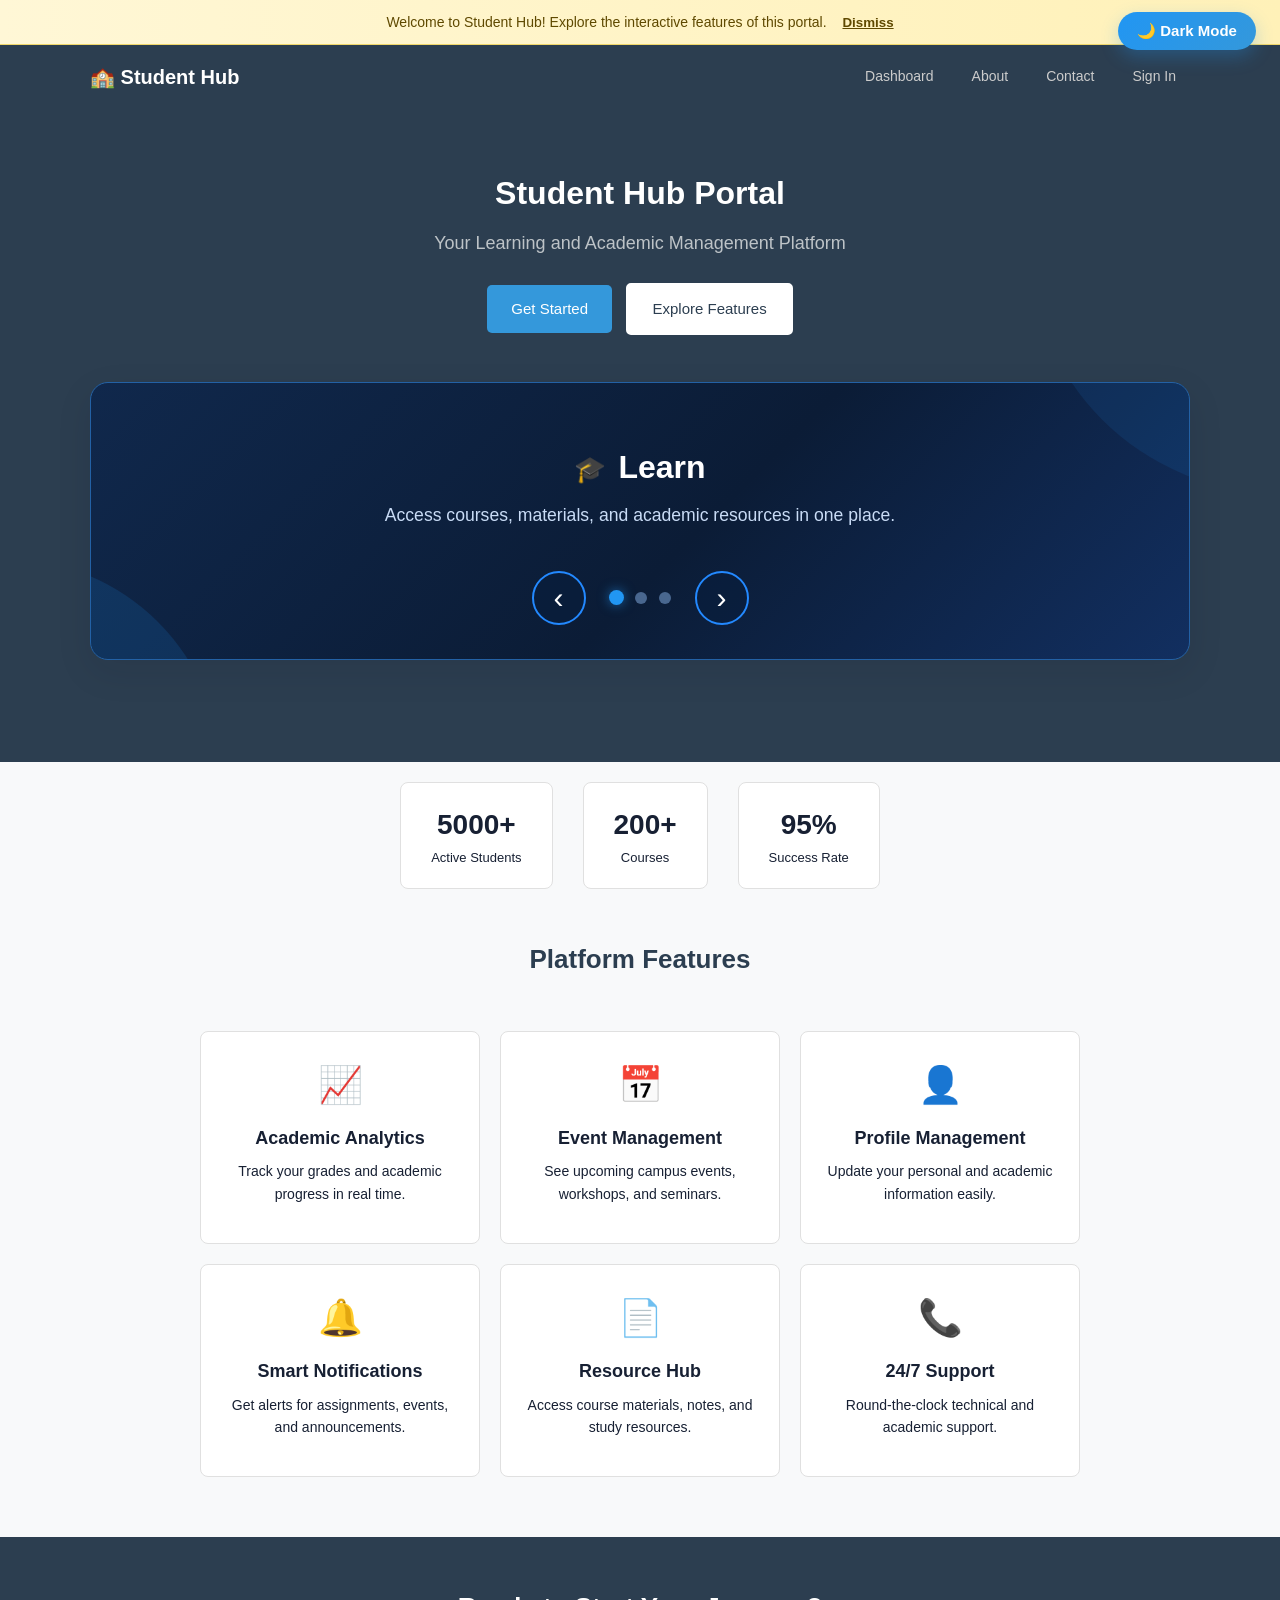
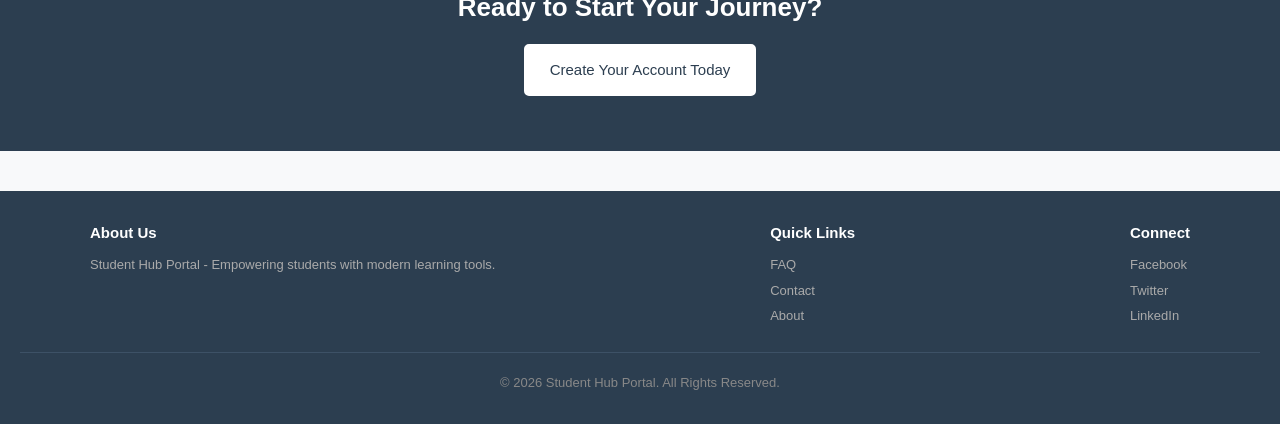
<file: PRACTICAL 5/INDEX.HTML>
<!DOCTYPE html>
<html lang="en">
<head>
    <!-- Character set and viewport for mobile support -->
    <meta charset="UTF-8">
    <meta name="viewport" content="width=device-width, initial-scale=1.0">
    <title>Student Hub Portal - Home</title>
    <!-- Link to our shared CSS file -->
    <link rel="stylesheet" href="CSS/style.css">
    <link rel="stylesheet" href="CSS/INTERACTIVE.CSS">
</head>
<body>

    <!-- ==================== NAVIGATION BAR ====================
         The top menu seen on every page.
         .navbar = dark background container
         .nav-container = centers the content
         .navbar-brand = site name/logo on the left
         .nav-menu = links on the right
         .nav-item = individual link
    ============================================================ -->
    <nav class="navbar">
        <div class="nav-container">
            <!-- Site name / logo -->
            <span class="navbar-brand">&#127979; Student Hub</span>

            <!-- Navigation links -->
            <div class="nav-menu">
                <a href="HOME.HTML" class="nav-item">Dashboard</a>
                <a href="PAGES/ABOUT.HTML" class="nav-item">About</a>
                <a href="PAGES/CONTACT.HTML" class="nav-item">Contact</a>
                <a href="PAGES/LOGIN.HTML" class="nav-item">Sign In</a>
            </div>
        </div>
    </nav>

    <!-- ==================== HERO SECTION ====================
         Big welcome banner at the top of the page.
         .hero = dark background, centered text
         .btn = reusable button class
         .btn-primary = blue filled button
         .btn-secondary = white outlined button
    ========================================================= -->
    <section class="hero">
        <h1>Student Hub Portal</h1>
        <p>Your Learning and Academic Management Platform</p>
        <div>
            <a href="PAGES/LOGIN.HTML" class="btn btn-primary">Get Started</a>
            <a href="#features" class="btn btn-secondary">Explore Features</a>
        </div>
    </section>

    <!-- ==================== STATS SECTION ====================
         Show 3 numbers about the platform.
         .stats-row = a flex row of stat boxes
         .stat-box = individual box with number and label
    ========================================================= -->
    <div class="stats-row">
        <div class="stat-box">
            <h3>5000+</h3>
            <p>Active Students</p>
        </div>
        <div class="stat-box">
            <h3>200+</h3>
            <p>Courses</p>
        </div>
        <div class="stat-box">
            <h3>95%</h3>
            <p>Success Rate</p>
        </div>
    </div>

    <!-- ==================== FEATURES SECTION ====================
         A grid of feature cards.
         .section-title = large centered heading
         .card-grid = wrapping row of cards
         .card = individual feature box
         .card-icon = the big emoji/icon
    ============================================================= -->
    <section id="features">
        <h2 class="section-title">Platform Features</h2>

        <!-- Card Grid: cards wrap to next row on small screens -->
        <div class="card-grid">

            <div class="card">
                <div class="card-icon">&#128200;</div> <!-- chart emoji -->
                <h3>Academic Analytics</h3>
                <p>Track your grades and academic progress in real time.</p>
            </div>

            <div class="card">
                <div class="card-icon">&#128197;</div> <!-- calendar emoji -->
                <h3>Event Management</h3>
                <p>See upcoming campus events, workshops, and seminars.</p>
            </div>

            <div class="card">
                <div class="card-icon">&#128100;</div> <!-- person emoji -->
                <h3>Profile Management</h3>
                <p>Update your personal and academic information easily.</p>
            </div>

            <div class="card">
                <div class="card-icon">&#128276;</div> <!-- bell emoji -->
                <h3>Smart Notifications</h3>
                <p>Get alerts for assignments, events, and announcements.</p>
            </div>

            <div class="card">
                <div class="card-icon">&#128196;</div> <!-- document emoji -->
                <h3>Resource Hub</h3>
                <p>Access course materials, notes, and study resources.</p>
            </div>

            <div class="card">
                <div class="card-icon">&#128222;</div> <!-- telephone emoji -->
                <h3>24/7 Support</h3>
                <p>Round-the-clock technical and academic support.</p>
            </div>

        </div>
    </section>

    <!-- ==================== CALL TO ACTION ====================
         A section inviting users to register.
         Simple centered text and button.
    ========================================================= -->
    <section style="text-align: center; padding: 50px 20px; background-color: #2c3e50; color: white; margin-top: 40px;">
        <h2 style="font-size: 26px; margin-bottom: 10px;">Ready to Start Your Journey?</h2>
        <a href="PAGES/REGISTER.HTML" class="btn btn-secondary">Create Your Account Today</a>
    </section>

    <!-- ==================== FOOTER ====================
         Bottom section with links and contact info.
         .footer-inner = row of columns
         .footer-col = one column of info
         .footer-bottom = copyright line
    ===================================================== -->
    <footer>
        <div class="footer-inner">

            <div class="footer-col">
                <h4>About Us</h4>
                <p>Student Hub Portal - Empowering students with modern learning tools.</p>
            </div>

            <div class="footer-col">
                <h4>Quick Links</h4>
                <ul>
                    <li><a href="PAGES/FAQ.HTML">FAQ</a></li>
                    <li><a href="PAGES/CONTACT.HTML">Contact</a></li>
                    <li><a href="PAGES/ABOUT.HTML">About</a></li>
                </ul>
            </div>

            <div class="footer-col">
                <h4>Connect</h4>
                <p>Facebook</p>
                <p>Twitter</p>
                <p>LinkedIn</p>
            </div>

        </div>

        <!-- Copyright line at the very bottom -->
        <div class="footer-bottom">
            <p>&copy; 2026 Student Hub Portal. All Rights Reserved.</p>
        </div>
    </footer>

    <script src="JS/SCRIPT.JS"></script>
</body>
</html>
</file>
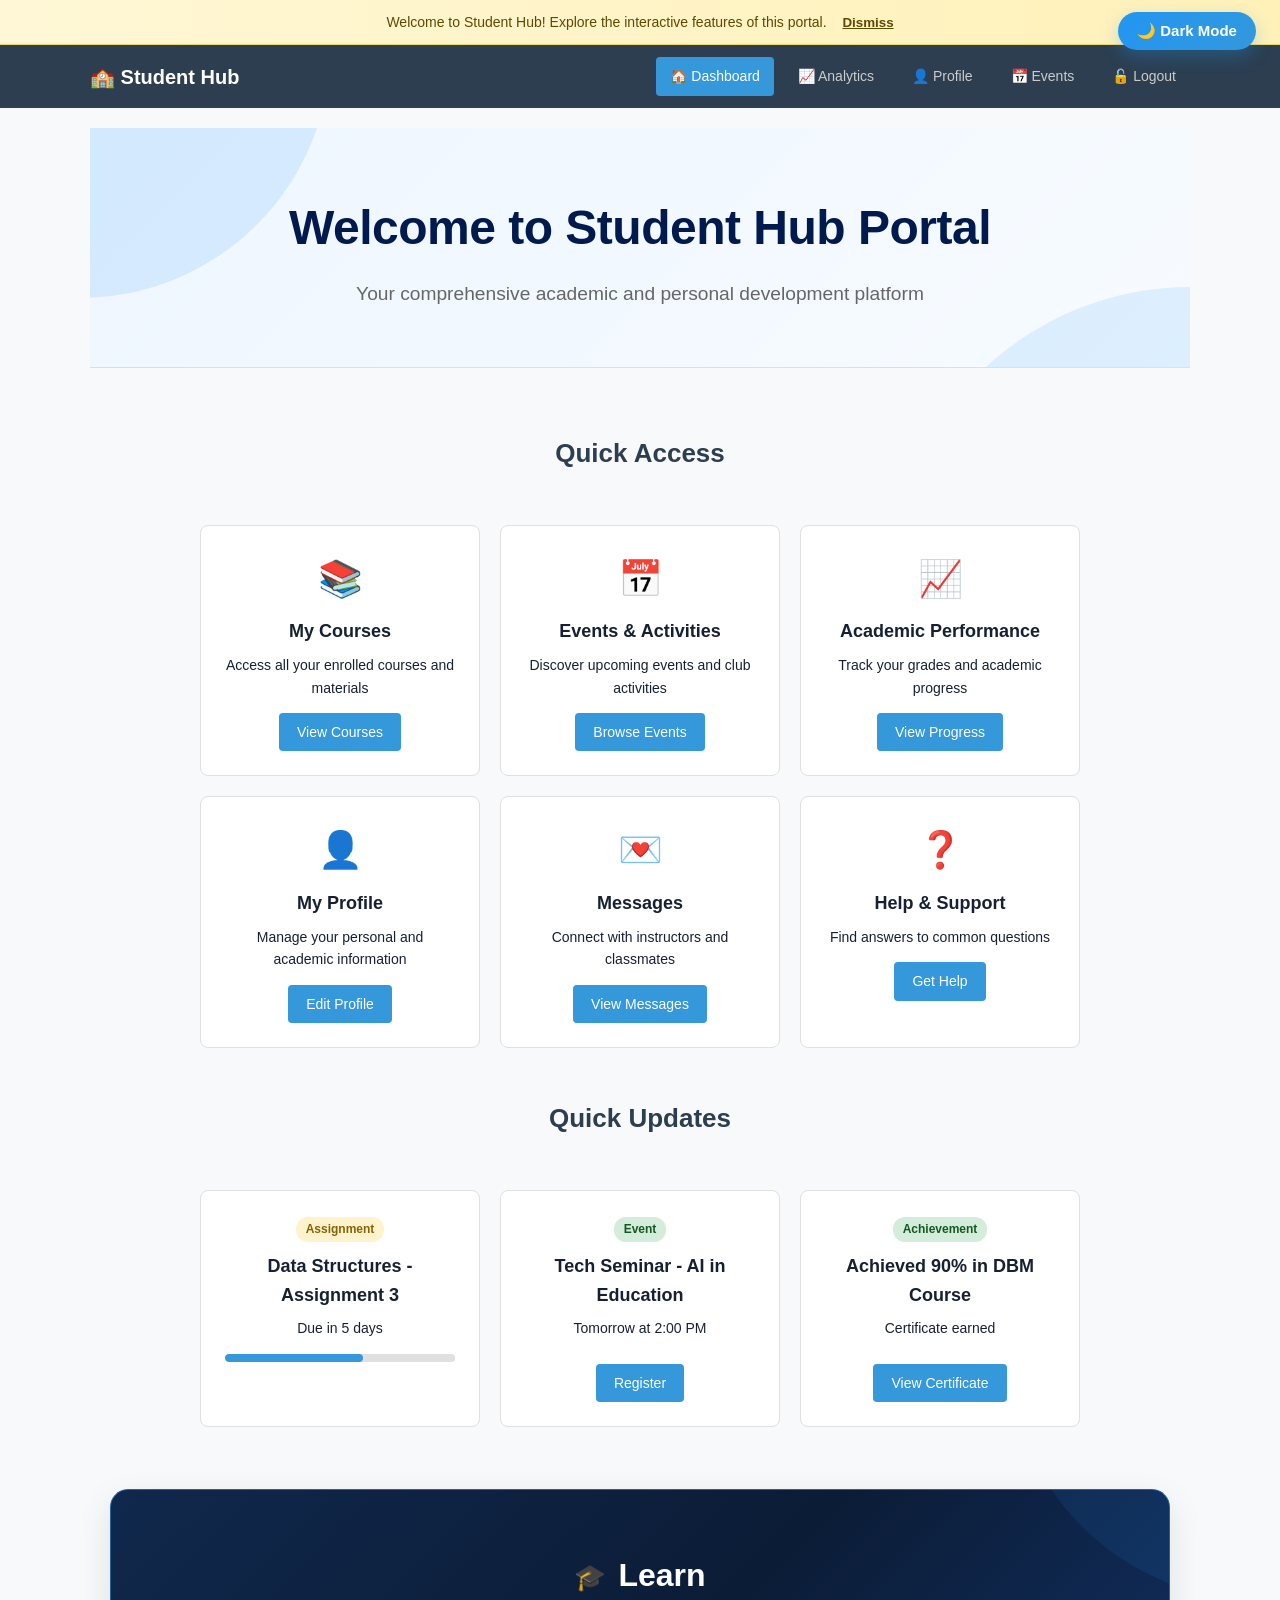
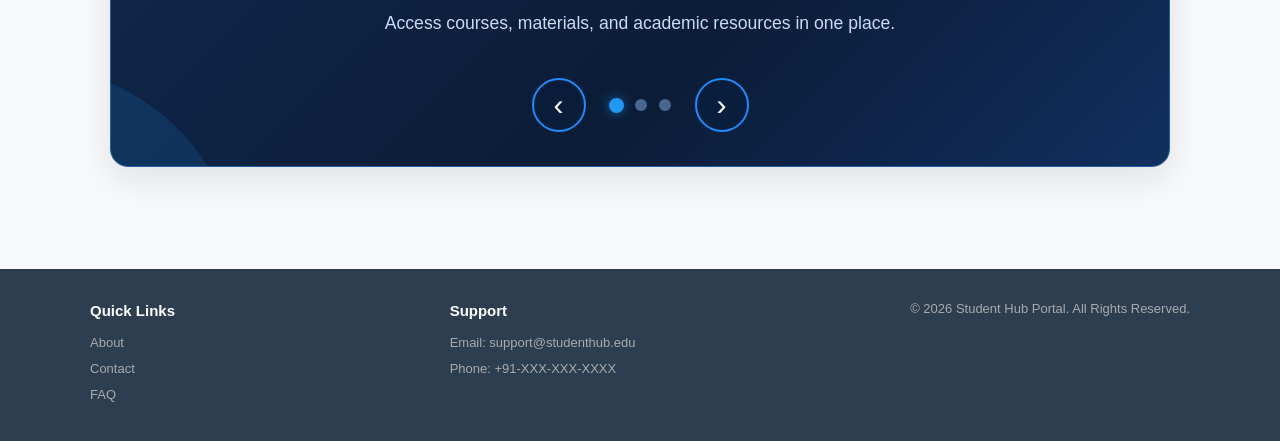
<file: PRACTICAL 5/HOME.HTML>
<!DOCTYPE html>
<html lang="en">
<head>
    <meta charset="UTF-8">
    <meta name="viewport" content="width=device-width, initial-scale=1.0">
    <title>Student Hub - Dashboard Home</title>
    <link rel="stylesheet" href="CSS/style.css">
    <link rel="stylesheet" href="CSS/INTERACTIVE.CSS">
</head>
<body>

    <!-- NAVIGATION BAR -->
    <nav class="navbar">
        <div class="nav-container">
            <span class="navbar-brand">&#127979; Student Hub</span>
            <div class="nav-menu">
                <a href="#" class="nav-item active">&#127968; Dashboard</a>
                <a href="PAGES/DASHBOARD.HTML" class="nav-item">&#128200; Analytics</a>
                <a href="PAGES/PROFILE.HTML" class="nav-item">&#128100; Profile</a>
                <a href="PAGES/EVENT.HTML" class="nav-item">&#128197; Events</a>
                <a href="PAGES/LOGIN.HTML" class="nav-item">&#128275; Logout</a>
            </div>
        </div>
    </nav>

    <!-- MAIN CONTENT AREA -->
    <div class="container">

        <!-- Welcome message -->
        <div style="text-align: center; padding: 30px 0 10px;">
            <h1 style="font-size: 28px; color: #2c3e50;">Welcome to Student Hub Portal</h1>
            <p style="color: #666;">Your comprehensive academic and personal development platform</p>
        </div>

        <!-- QUICK ACCESS CARDS -->
        <!-- Each card links to a different section of the portal -->
        <h2 class="section-title">Quick Access</h2>

        <div class="card-grid">

            <div class="card">
                <div class="card-icon">&#128218;</div>
                <h3>My Courses</h3>
                <p>Access all your enrolled courses and materials</p>
                <a href="PAGES/DASHBOARD.HTML" class="card-btn">View Courses</a>
            </div>

            <div class="card">
                <div class="card-icon">&#128197;</div>
                <h3>Events &amp; Activities</h3>
                <p>Discover upcoming events and club activities</p>
                <a href="PAGES/EVENT.HTML" class="card-btn">Browse Events</a>
            </div>

            <div class="card">
                <div class="card-icon">&#128200;</div>
                <h3>Academic Performance</h3>
                <p>Track your grades and academic progress</p>
                <a href="PAGES/DASHBOARD.HTML" class="card-btn">View Progress</a>
            </div>

            <div class="card">
                <div class="card-icon">&#128100;</div>
                <h3>My Profile</h3>
                <p>Manage your personal and academic information</p>
                <a href="PAGES/PROFILE.HTML" class="card-btn">Edit Profile</a>
            </div>

            <div class="card">
                <div class="card-icon">&#128140;</div>
                <h3>Messages</h3>
                <p>Connect with instructors and classmates</p>
                <a href="PAGES/CONTACT.HTML" class="card-btn">View Messages</a>
            </div>

            <div class="card">
                <div class="card-icon">&#10067;</div>
                <h3>Help &amp; Support</h3>
                <p>Find answers to common questions</p>
                <a href="PAGES/FAQ.HTML" class="card-btn">Get Help</a>
            </div>

        </div>

        <!-- QUICK UPDATES SECTION -->
        <!-- Shows pending assignments, events, and achievements -->
        <h2 class="section-title">Quick Updates</h2>

        <div class="card-grid">

            <!-- Assignment update card -->
            <div class="card">
                <span class="badge badge-warning">Assignment</span>
                <h3 style="margin-top: 10px;">Data Structures - Assignment 3</h3>
                <p>Due in 5 days</p>
                <!-- Progress bar showing 60% completion -->
                <div class="progress-bar" style="margin-top: 10px;">
                    <div class="progress-fill" style="width: 60%;"></div>
                </div>
            </div>

            <!-- Event update card -->
            <div class="card">
                <span class="badge badge-success">Event</span>
                <h3 style="margin-top: 10px;">Tech Seminar - AI in Education</h3>
                <p>Tomorrow at 2:00 PM</p>
                <a href="PAGES/EVENT.HTML" class="card-btn" style="margin-top: 10px;">Register</a>
            </div>

            <!-- Achievement update card -->
            <div class="card">
                <span class="badge badge-success">Achievement</span>
                <h3 style="margin-top: 10px;">Achieved 90% in DBM Course</h3>
                <p>Certificate earned</p>
                <a href="PAGES/DASHBOARD.HTML" class="card-btn" style="margin-top: 10px;">View Certificate</a>
            </div>

        </div>

    </div>

    <!-- FOOTER -->
    <footer>
        <div class="footer-inner">
            <div class="footer-col">
                <h4>Quick Links</h4>
                <ul>
                    <li><a href="PAGES/ABOUT.HTML">About</a></li>
                    <li><a href="PAGES/CONTACT.HTML">Contact</a></li>
                    <li><a href="PAGES/FAQ.HTML">FAQ</a></li>
                </ul>
            </div>
            <div class="footer-col">
                <h4>Support</h4>
                <p>Email: support@studenthub.edu</p>
                <p>Phone: +91-XXX-XXX-XXXX</p>
            </div>
            <div class="footer-col">
                <p>&copy; 2026 Student Hub Portal. All Rights Reserved.</p>
            </div>
        </div>
    </footer>

    <!-- JAVASCRIPT FILE -->
    <script src="JS/SCRIPT.JS"></script>

</body>
</html>
</file>
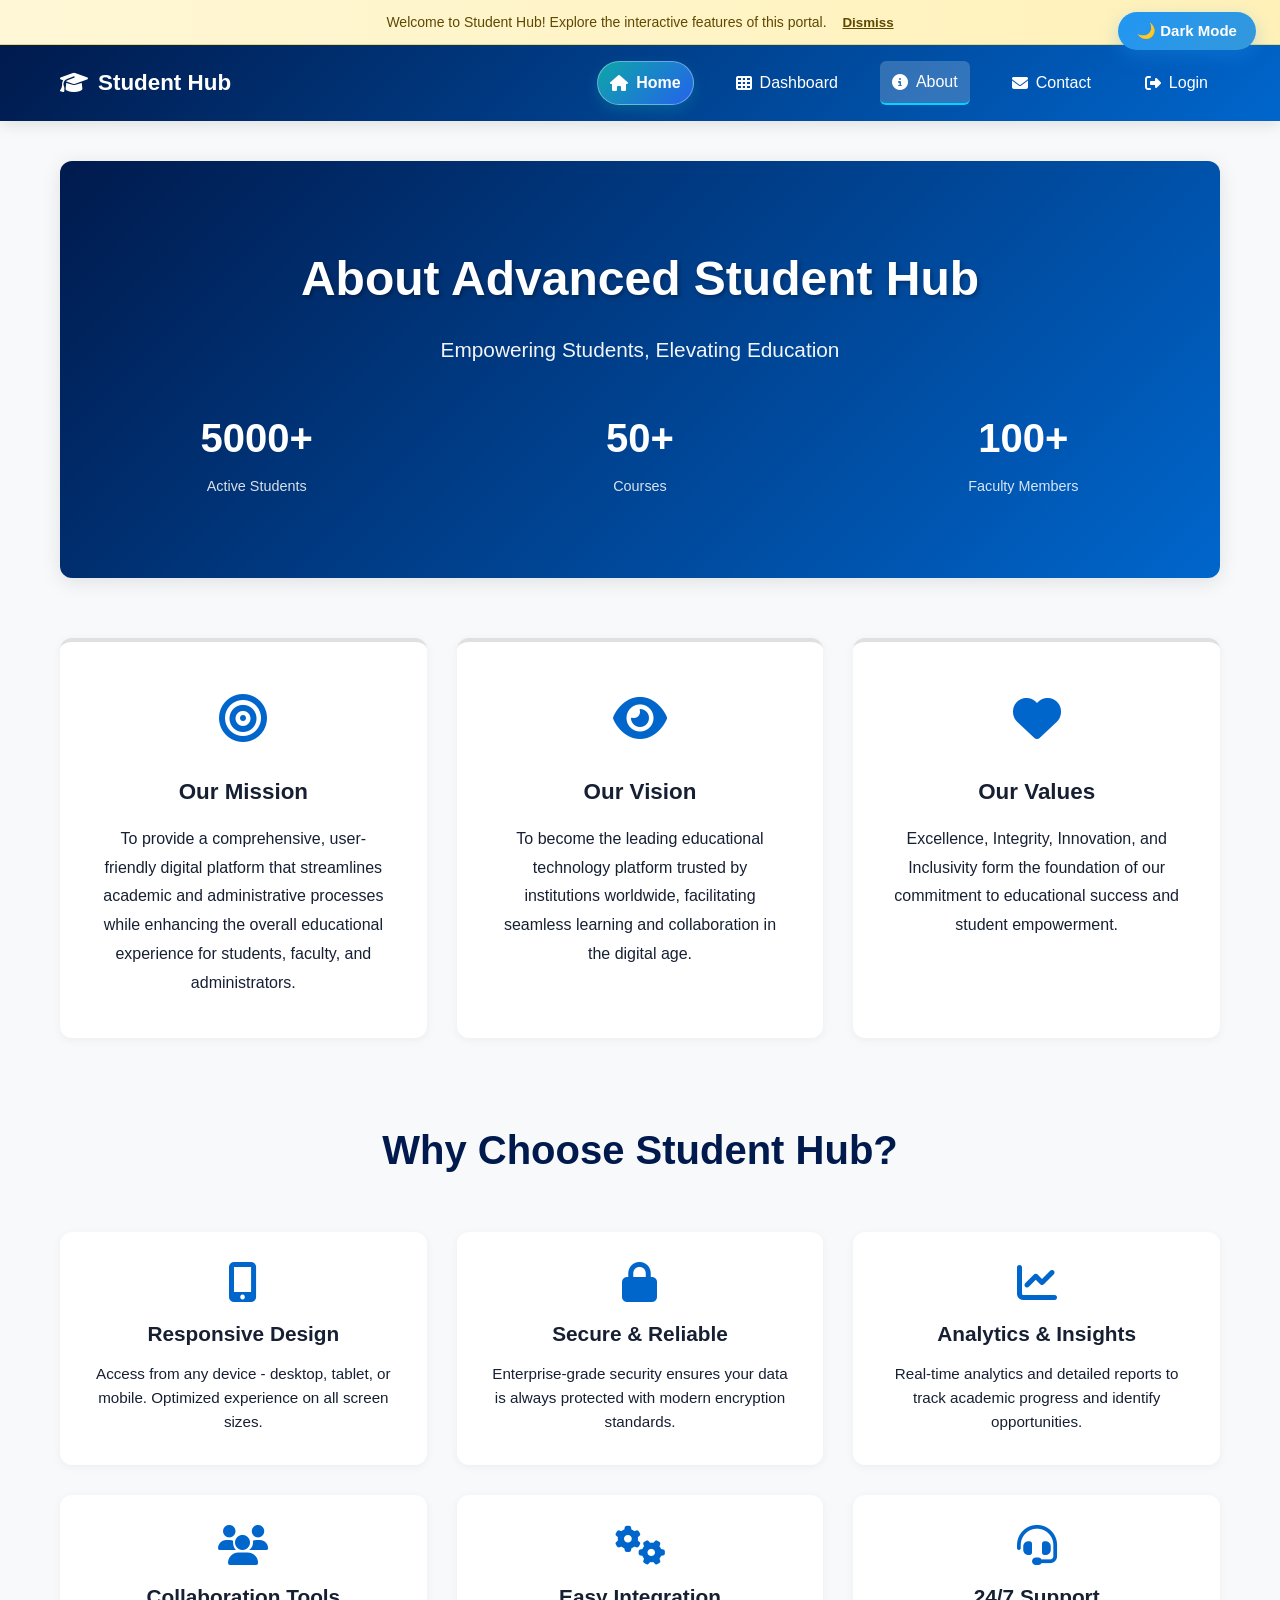
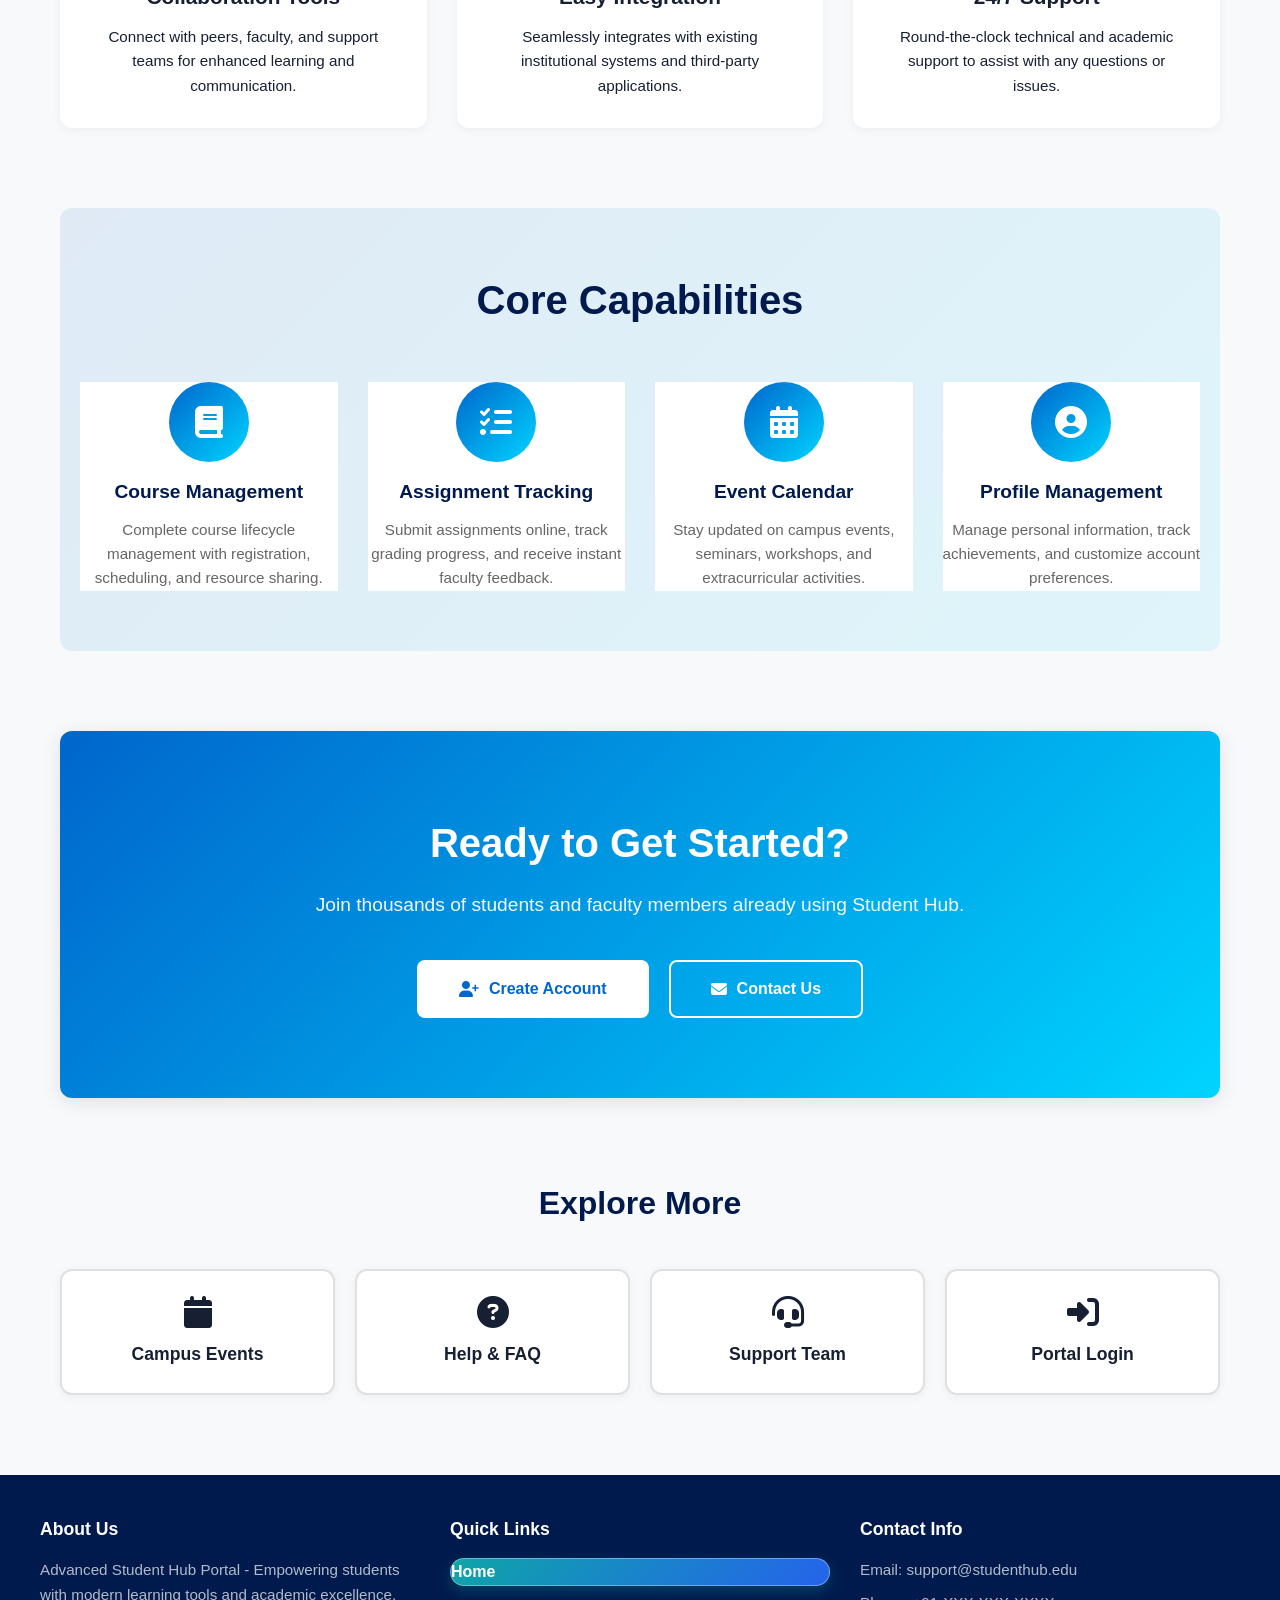
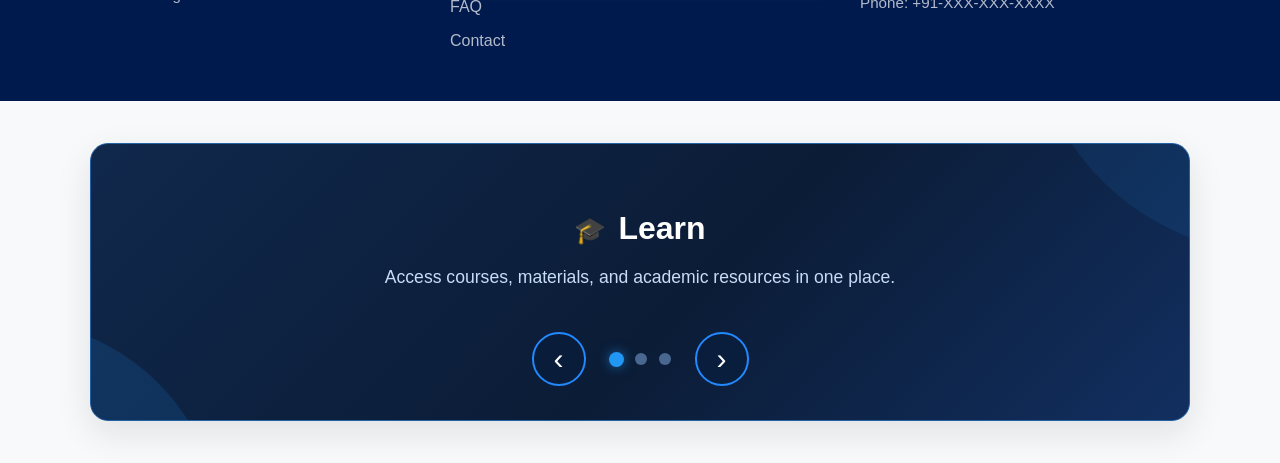
<file: PRACTICAL 5/PAGES/ABOUT.HTML>
<!DOCTYPE html>
<html lang="en">
<head>
    <meta charset="UTF-8">
    <meta name="viewport" content="width=device-width, initial-scale=1.0">
    <title>About Us - Advanced Student Hub Portal</title>
    <link rel="stylesheet" href="https://cdnjs.cloudflare.com/ajax/libs/font-awesome/6.4.0/css/all.min.css">
    <link rel="stylesheet" href="../CSS/ABOUT.CSS">
    <link rel="stylesheet" href="../CSS/INTERACTIVE.CSS">
</head>
<body>
    <!-- Navigation Bar -->
    <nav class="navbar">
        <div class="nav-container">
            <div class="navbar-brand">
                <i class="fas fa-graduation-cap"></i>
                <span>Student Hub</span>
            </div>
            <div class="nav-menu">
                <a href="../INDEX.HTML" class="nav-item home-link">
                    <i class="fas fa-home"></i> Home
                </a>
                <a href="../HOME.HTML" class="nav-item">
                    <i class="fas fa-th"></i> Dashboard
                </a>
                <a href="ABOUT.HTML" class="nav-item active">
                    <i class="fas fa-info-circle"></i> About
                </a>
                <a href="CONTACT.HTML" class="nav-item">
                    <i class="fas fa-envelope"></i> Contact
                </a>
                <a href="LOGIN.HTML" class="nav-item">
                    <i class="fas fa-sign-out-alt"></i> Login
                </a>
            </div>
        </div>
    </nav>

    <!-- About Container -->
    <div class="about-container">
        <!-- Hero Section -->
        <section class="hero-section">
            <div class="hero-content">
                <h1>About Advanced Student Hub</h1>
                <p>Empowering Students, Elevating Education</p>
                <div class="hero-stats">
                    <div class="stat-item">
                        <span class="stat-number">5000+</span>
                        <span class="stat-text">Active Students</span>
                    </div>
                    <div class="stat-item">
                        <span class="stat-number">50+</span>
                        <span class="stat-text">Courses</span>
                    </div>
                    <div class="stat-item">
                        <span class="stat-number">100+</span>
                        <span class="stat-text">Faculty Members</span>
                    </div>
                </div>
            </div>
        </section>

        <!-- Mission & Vision -->
        <section class="mission-vision">
            <div class="mission-card">
                <div class="card-icon">
                    <i class="fas fa-bullseye"></i>
                </div>
                <h3>Our Mission</h3>
                <p>To provide a comprehensive, user-friendly digital platform that streamlines academic and administrative processes while enhancing the overall educational experience for students, faculty, and administrators.</p>
            </div>

            <div class="vision-card">
                <div class="card-icon">
                    <i class="fas fa-eye"></i>
                </div>
                <h3>Our Vision</h3>
                <p>To become the leading educational technology platform trusted by institutions worldwide, facilitating seamless learning and collaboration in the digital age.</p>
            </div>

            <div class="values-card">
                <div class="card-icon">
                    <i class="fas fa-heart"></i>
                </div>
                <h3>Our Values</h3>
                <p>Excellence, Integrity, Innovation, and Inclusivity form the foundation of our commitment to educational success and student empowerment.</p>
            </div>
        </section>

        <!-- Key Features -->
        <section class="features-section">
            <h2>Why Choose Student Hub?</h2>
            <div class="features-grid">
                <div class="feature-card">
                    <i class="fas fa-mobile-alt"></i>
                    <h3>Responsive Design</h3>
                    <p>Access from any device - desktop, tablet, or mobile. Optimized experience on all screen sizes.</p>
                </div>
                <div class="feature-card">
                    <i class="fas fa-lock"></i>
                    <h3>Secure & Reliable</h3>
                    <p>Enterprise-grade security ensures your data is always protected with modern encryption standards.</p>
                </div>
                <div class="feature-card">
                    <i class="fas fa-chart-line"></i>
                    <h3>Analytics & Insights</h3>
                    <p>Real-time analytics and detailed reports to track academic progress and identify opportunities.</p>
                </div>
                <div class="feature-card">
                    <i class="fas fa-users"></i>
                    <h3>Collaboration Tools</h3>
                    <p>Connect with peers, faculty, and support teams for enhanced learning and communication.</p>
                </div>
                <div class="feature-card">
                    <i class="fas fa-cogs"></i>
                    <h3>Easy Integration</h3>
                    <p>Seamlessly integrates with existing institutional systems and third-party applications.</p>
                </div>
                <div class="feature-card">
                    <i class="fas fa-headset"></i>
                    <h3>24/7 Support</h3>
                    <p>Round-the-clock technical and academic support to assist with any questions or issues.</p>
                </div>
            </div>
        </section>

        <!-- Core Features -->
        <section class="core-features">
            <h2>Core Capabilities</h2>
            <div class="capabilities-grid">
                <div class="capability-item">
                    <span class="capability-icon">
                        <i class="fas fa-book"></i>
                    </span>
                    <h4>Course Management</h4>
                    <p>Complete course lifecycle management with registration, scheduling, and resource sharing.</p>
                </div>
                <div class="capability-item">
                    <span class="capability-icon">
                        <i class="fas fa-tasks"></i>
                    </span>
                    <h4>Assignment Tracking</h4>
                    <p>Submit assignments online, track grading progress, and receive instant faculty feedback.</p>
                </div>
                <div class="capability-item">
                    <span class="capability-icon">
                        <i class="fas fa-calendar-alt"></i>
                    </span>
                    <h4>Event Calendar</h4>
                    <p>Stay updated on campus events, seminars, workshops, and extracurricular activities.</p>
                </div>
                <div class="capability-item">
                    <span class="capability-icon">
                        <i class="fas fa-user-circle"></i>
                    </span>
                    <h4>Profile Management</h4>
                    <p>Manage personal information, track achievements, and customize account preferences.</p>
                </div>
            </div>
        </section>

        <!-- CTA Section -->
        <section class="cta-section">
            <h2>Ready to Get Started?</h2>
            <p>Join thousands of students and faculty members already using Student Hub.</p>
            <div class="cta-buttons">
                <a href="REGISTER.HTML" class="btn-primary">
                    <i class="fas fa-user-plus"></i> Create Account
                </a>
                <a href="CONTACT.HTML" class="btn-secondary">
                    <i class="fas fa-envelope"></i> Contact Us
                </a>
            </div>
        </section>

        <!-- Action Links -->
        <section class="action-links">
            <h3>Explore More</h3>
            <div class="links-grid">
                <a href="EVENT.HTML" class="link-card">
                    <i class="fas fa-calendar"></i>
                    <span>Campus Events</span>
                </a>
                <a href="FAQ.HTML" class="link-card">
                    <i class="fas fa-question-circle"></i>
                    <span>Help & FAQ</span>
                </a>
                <a href="CONTACT.HTML" class="link-card">
                    <i class="fas fa-headset"></i>
                    <span>Support Team</span>
                </a>
                <a href="LOGIN.HTML" class="link-card">
                    <i class="fas fa-sign-in-alt"></i>
                    <span>Portal Login</span>
                </a>
            </div>
        </section>
    </div>

    <!-- Footer -->
    <footer>
        <div class="footer-content">
            <div class="footer-section">
                <h4>About Us</h4>
                <p>Advanced Student Hub Portal - Empowering students with modern learning tools and academic excellence.</p>
            </div>
            <div class="footer-section">
                <h4>Quick Links</h4>
                <ul>
                    <li><a class="home-link" href="../INDEX.HTML">Home</a></li>
                    <li><a href="FAQ.HTML">FAQ</a></li>
                    <li><a href="CONTACT.HTML">Contact</a></li>
                </ul>
            </div>
            <div class="footer-section">
                <h4>Contact Info</h4>
                <p>Email: support@studenthub.edu</p>
                <p>Phone: +91-XXX-XXX-XXXX</p>
            </div>
        </div>
    </footer>

    <script src="../JS/SCRIPT.JS"></script>
</body>
</html>
</file>
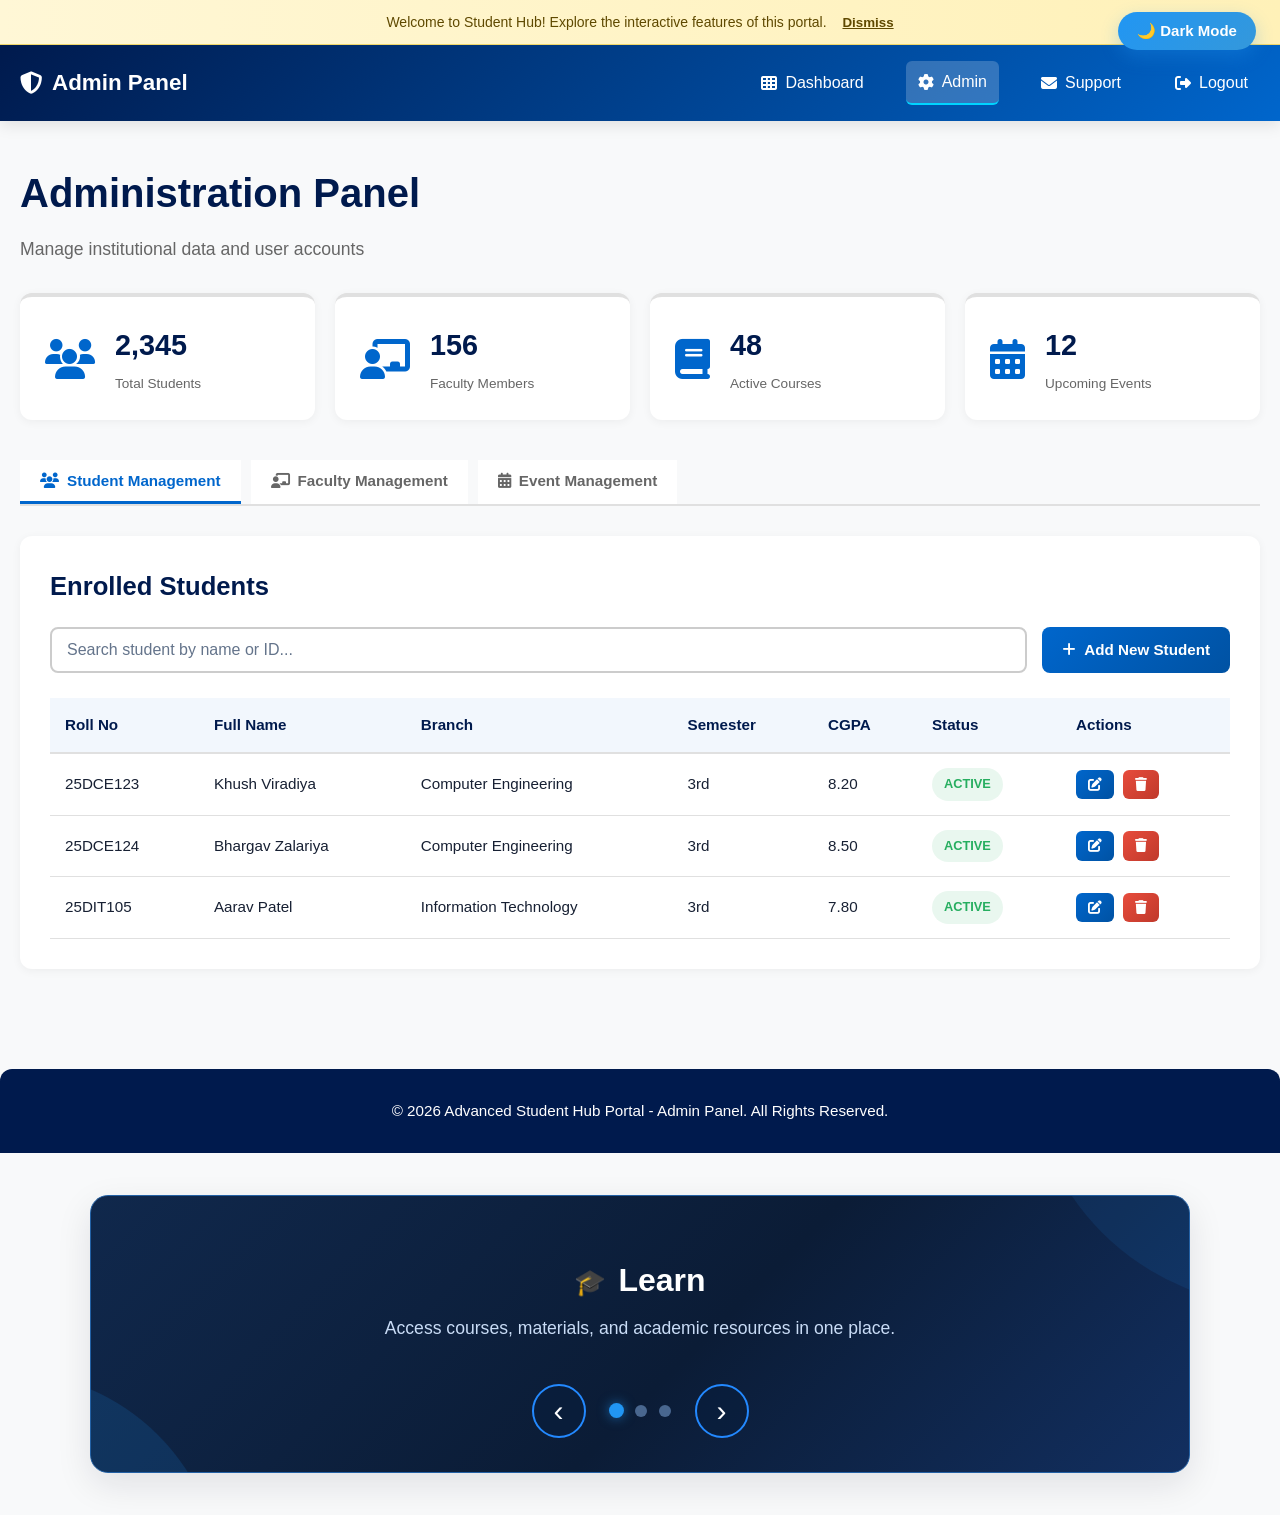
<file: PRACTICAL 5/PAGES/ADMIN.HTML>
<!DOCTYPE html>
<html lang="en">
<head>
    <meta charset="UTF-8">
    <meta name="viewport" content="width=device-width, initial-scale=1.0">
    <title>Admin Panel - Advanced Student Hub Portal</title>
    <link rel="stylesheet" href="https://cdnjs.cloudflare.com/ajax/libs/font-awesome/6.4.0/css/all.min.css">
    <link rel="stylesheet" href="../CSS/ADMIN.CSS">
    <link rel="stylesheet" href="../CSS/INTERACTIVE.CSS">
</head>
<body>
    <!-- Navigation Bar -->
    <nav class="navbar">
        <div class="nav-container">
            <div class="navbar-brand">
                <i class="fas fa-shield-alt"></i>
                <span>Admin Panel</span>
            </div>
            <div class="nav-menu">
                <a href="../HOME.HTML" class="nav-item">
                    <i class="fas fa-th"></i> Dashboard
                </a>
                <a href="ADMIN.HTML" class="nav-item active">
                    <i class="fas fa-cog"></i> Admin
                </a>
                <a href="CONTACT.HTML" class="nav-item">
                    <i class="fas fa-envelope"></i> Support
                </a>
                <a href="LOGIN.HTML" class="nav-item">
                    <i class="fas fa-sign-out-alt"></i> Logout
                </a>
            </div>
        </div>
    </nav>

    <!-- Admin Container -->
    <div class="admin-container">
        <!-- Header -->
        <section class="admin-header">
            <h1>Administration Panel</h1>
            <p>Manage institutional data and user accounts</p>
            <div class="admin-stats">
                <div class="stat-card">
                    <i class="fas fa-users"></i>
                    <div>
                        <span class="stat-number">2,345</span>
                        <span class="stat-label">Total Students</span>
                    </div>
                </div>
                <div class="stat-card">
                    <i class="fas fa-chalkboard-user"></i>
                    <div>
                        <span class="stat-number">156</span>
                        <span class="stat-label">Faculty Members</span>
                    </div>
                </div>
                <div class="stat-card">
                    <i class="fas fa-book"></i>
                    <div>
                        <span class="stat-number">48</span>
                        <span class="stat-label">Active Courses</span>
                    </div>
                </div>
                <div class="stat-card">
                    <i class="fas fa-calendar-alt"></i>
                    <div>
                        <span class="stat-number">12</span>
                        <span class="stat-label">Upcoming Events</span>
                    </div>
                </div>
            </div>
        </section>

        <!-- Admin Tabs -->
        <section class="admin-tabs">
            <button class="tab-button active" onclick="switchTab('students')">
                <i class="fas fa-users"></i> Student Management
            </button>
            <button class="tab-button" onclick="switchTab('faculty')">
                <i class="fas fa-chalkboard-user"></i> Faculty Management
            </button>
            <button class="tab-button" onclick="switchTab('events')">
                <i class="fas fa-calendar-alt"></i> Event Management
            </button>
        </section>

        <!-- Tab Content -->
        <section class="tab-content">
            <!-- Student Management Panel -->
            <div class="tab-panel active" id="students">
                <h2>Enrolled Students</h2>
                <div class="table-controls">
                    <input type="text" placeholder="Search student by name or ID..." class="search-box">
                    <button class="btn-action btn-primary"><i class="fas fa-plus"></i> Add New Student</button>
                </div>
                <div class="table-wrapper">
                    <table class="data-table">
                        <thead>
                            <tr>
                                <th>Roll No</th>
                                <th>Full Name</th>
                                <th>Branch</th>
                                <th>Semester</th>
                                <th>CGPA</th>
                                <th>Status</th>
                                <th>Actions</th>
                            </tr>
                        </thead>
                        <tbody>
                            <tr>
                                <td>25DCE123</td>
                                <td>Khush Viradiya</td>
                                <td>Computer Engineering</td>
                                <td>3rd</td>
                                <td>8.20</td>
                                <td><span class="badge success">Active</span></td>
                                <td>
                                    <button class="btn-small"><i class="fas fa-edit"></i></button>
                                    <button class="btn-small danger"><i class="fas fa-trash"></i></button>
                                </td>
                            </tr>
                            <tr>
                                <td>25DCE124</td>
                                <td>Bhargav Zalariya</td>
                                <td>Computer Engineering</td>
                                <td>3rd</td>
                                <td>8.50</td>
                                <td><span class="badge success">Active</span></td>
                                <td>
                                    <button class="btn-small"><i class="fas fa-edit"></i></button>
                                    <button class="btn-small danger"><i class="fas fa-trash"></i></button>
                                </td>
                            </tr>
                            <tr>
                                <td>25DIT105</td>
                                <td>Aarav Patel</td>
                                <td>Information Technology</td>
                                <td>3rd</td>
                                <td>7.80</td>
                                <td><span class="badge success">Active</span></td>
                                <td>
                                    <button class="btn-small"><i class="fas fa-edit"></i></button>
                                    <button class="btn-small danger"><i class="fas fa-trash"></i></button>
                                </td>
                            </tr>
                        </tbody>
                    </table>
                </div>
            </div>

            <!-- Faculty Management Panel -->
            <div class="tab-panel" id="faculty">
                <h2>Faculty Members</h2>
                <div class="table-controls">
                    <input type="text" placeholder="Search faculty..." class="search-box">
                    <button class="btn-action btn-primary"><i class="fas fa-plus"></i> Add Faculty</button>
                </div>
                <div class="table-wrapper">
                    <table class="data-table">
                        <thead>
                            <tr>
                                <th>Faculty ID</th>
                                <th>Name</th>
                                <th>Department</th>
                                <th>Designation</th>
                                <th>Courses</th>
                                <th>Status</th>
                                <th>Actions</th>
                            </tr>
                        </thead>
                        <tbody>
                            <tr>
                                <td>FAC001</td>
                                <td>Dr. Rajesh Sharma</td>
                                <td>Computer Engineering</td>
                                <td>Professor & HOD</td>
                                <td>Data Structures</td>
                                <td><span class="badge success">Active</span></td>
                                <td>
                                    <button class="btn-small"><i class="fas fa-edit"></i></button>
                                    <button class="btn-small danger"><i class="fas fa-trash"></i></button>
                                </td>
                            </tr>
                            <tr>
                                <td>FAC002</td>
                                <td>Prof. Priya Desai</td>
                                <td>Information Technology</td>
                                <td>Associate Professor</td>
                                <td>Web Frameworks</td>
                                <td><span class="badge success">Active</span></td>
                                <td>
                                    <button class="btn-small"><i class="fas fa-edit"></i></button>
                                    <button class="btn-small danger"><i class="fas fa-trash"></i></button>
                                </td>
                            </tr>
                        </tbody>
                    </table>
                </div>
            </div>

            <!-- Event Management Panel -->
            <div class="tab-panel" id="events">
                <h2>Campus Events</h2>
                <div class="table-controls">
                    <input type="text" placeholder="Search events..." class="search-box">
                    <button class="btn-action btn-primary"><i class="fas fa-plus"></i> Add Event</button>
                </div>
                <div class="table-wrapper">
                    <table class="data-table">
                        <thead>
                            <tr>
                                <th>Event ID</th>
                                <th>Event Name</th>
                                <th>Date</th>
                                <th>Organizer</th>
                                <th>Capacity</th>
                                <th>Registrations</th>
                                <th>Status</th>
                                <th>Actions</th>
                            </tr>
                        </thead>
                        <tbody>
                            <tr>
                                <td>EV001</td>
                                <td>Web Dev Workshop</td>
                                <td>2026-02-05</td>
                                <td>CSE Dept</td>
                                <td>50</td>
                                <td>45</td>
                                <td><span class="badge success">Active</span></td>
                                <td>
                                    <button class="btn-small"><i class="fas fa-edit"></i></button>
                                    <button class="btn-small danger"><i class="fas fa-trash"></i></button>
                                </td>
                            </tr>
                            <tr>
                                <td>EV002</td>
                                <td>Career Fair 2026</td>
                                <td>2026-03-10</td>
                                <td>TPO</td>
                                <td>200</td>
                                <td>156</td>
                                <td><span class="badge success">Active</span></td>
                                <td>
                                    <button class="btn-small"><i class="fas fa-edit"></i></button>
                                    <button class="btn-small danger"><i class="fas fa-trash"></i></button>
                                </td>
                            </tr>
                            <tr>
                                <td>EV003</td>
                                <td>Sports Day</td>
                                <td>2026-04-15</td>
                                <td>Sports Committee</td>
                                <td>300</td>
                                <td>245</td>
                                <td><span class="badge warning">Pending</span></td>
                                <td>
                                    <button class="btn-small"><i class="fas fa-edit"></i></button>
                                    <button class="btn-small danger"><i class="fas fa-trash"></i></button>
                                </td>
                            </tr>
                        </tbody>
                    </table>
                </div>
            </div>
        </section>
    </div>

    <!-- Footer -->
    <footer>
        <p>&copy; 2026 Advanced Student Hub Portal - Admin Panel. All Rights Reserved.</p>
    </footer>

    <script src="../JS/SCRIPT.JS"></script>
</body>
</html>
</file>
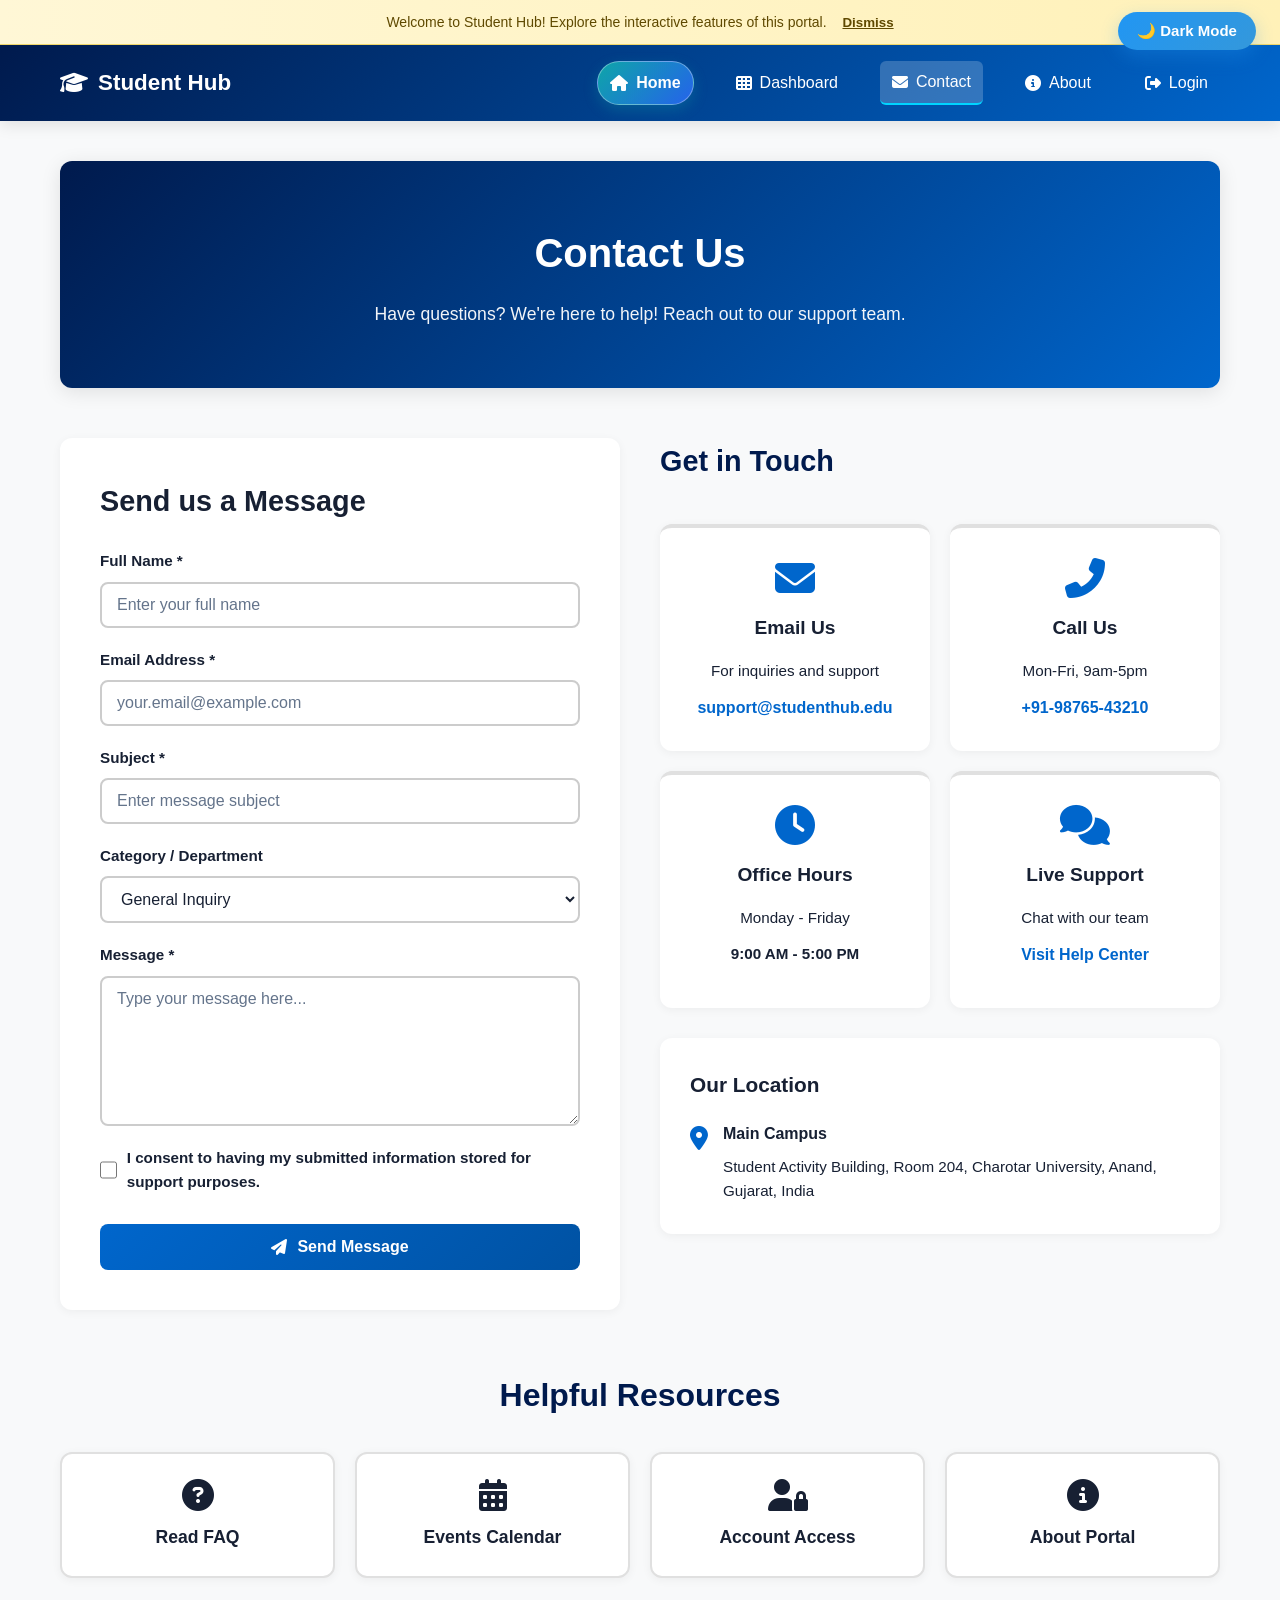
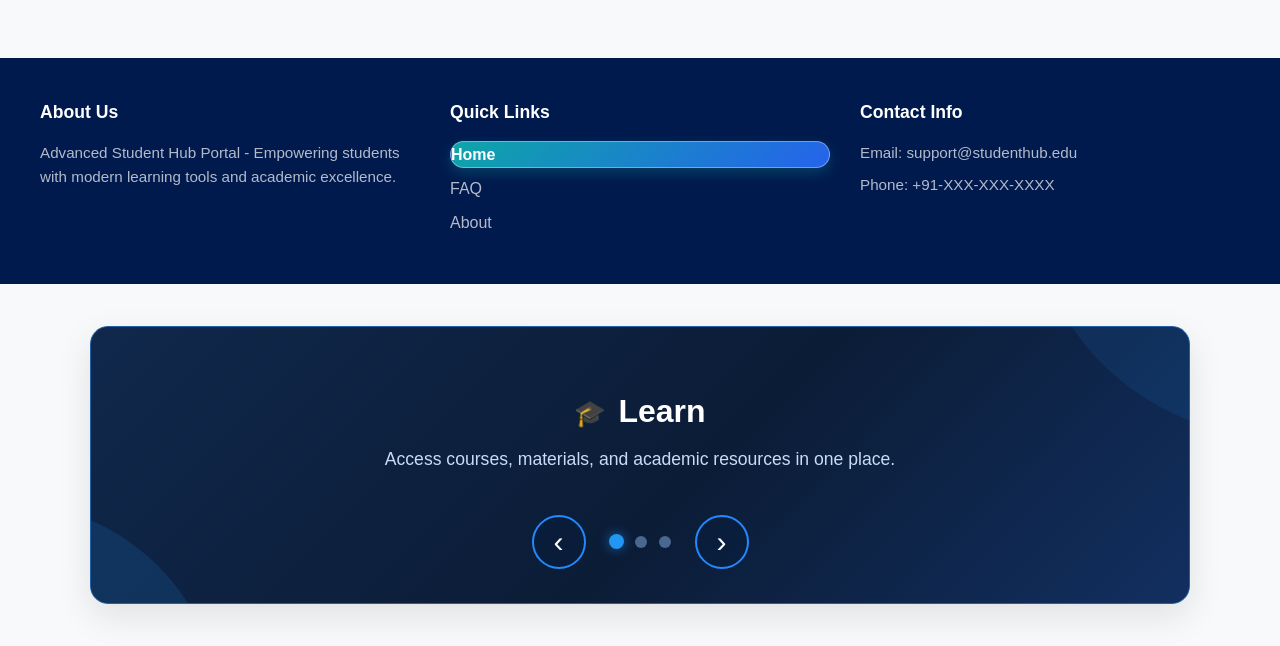
<file: PRACTICAL 5/PAGES/CONTACT.HTML>
<!DOCTYPE html>
<html lang="en">
<head>
    <meta charset="UTF-8">
    <meta name="viewport" content="width=device-width, initial-scale=1.0">
    <title>Contact Us - Advanced Student Hub Portal</title>
    <link rel="stylesheet" href="https://cdnjs.cloudflare.com/ajax/libs/font-awesome/6.4.0/css/all.min.css">
    <link rel="stylesheet" href="../CSS/CONTACT.CSS">
    <link rel="stylesheet" href="../CSS/INTERACTIVE.CSS">
</head>
<body>
    <!-- Navigation Bar -->
    <nav class="navbar">
        <div class="nav-container">
            <div class="navbar-brand">
                <i class="fas fa-graduation-cap"></i>
                <span>Student Hub</span>
            </div>
            <div class="nav-menu">
                <a href="../INDEX.HTML" class="nav-item home-link">
                    <i class="fas fa-home"></i> Home
                </a>
                <a href="../HOME.HTML" class="nav-item">
                    <i class="fas fa-th"></i> Dashboard
                </a>
                <a href="CONTACT.HTML" class="nav-item active">
                    <i class="fas fa-envelope"></i> Contact
                </a>
                <a href="ABOUT.HTML" class="nav-item">
                    <i class="fas fa-info-circle"></i> About
                </a>
                <a href="LOGIN.HTML" class="nav-item">
                    <i class="fas fa-sign-out-alt"></i> Login
                </a>
            </div>
        </div>
    </nav>

    <!-- Contact Container -->
    <div class="contact-container">
        <!-- Hero Section -->
        <section class="contact-hero">
            <h1>Contact Us</h1>
            <p>Have questions? We're here to help! Reach out to our support team.</p>
        </section>

        <div class="contact-content">
            <!-- Contact Form -->
            <section class="form-section">
                <h2>Send us a Message</h2>
                <form class="contact-form" id="contactForm">
                    <div class="form-group">
                        <label for="name">Full Name *</label>
                        <input type="text" id="name" name="name" placeholder="Enter your full name" required>
                    </div>

                    <div class="form-group">
                        <label for="email">Email Address *</label>
                        <input type="email" id="email" name="email" placeholder="your.email@example.com" required>
                    </div>

                    <div class="form-group">
                        <label for="subject">Subject *</label>
                        <input type="text" id="subject" name="subject" placeholder="Enter message subject" required>
                    </div>

                    <div class="form-group">
                        <label for="department">Category / Department</label>
                        <select id="department" name="department">
                            <option value="general">General Inquiry</option>
                            <option value="technical">Technical Support</option>
                            <option value="academic">Academic Queries</option>
                            <option value="events">Event Registration</option>
                            <option value="feedback">Feedback & Suggestions</option>
                        </select>
                    </div>

                    <div class="form-group">
                        <label for="message">Message *</label>
                        <textarea id="message" name="message" placeholder="Type your message here..." required></textarea>
                    </div>

                    <div class="form-group checkbox">
                        <input type="checkbox" id="consent" required>
                        <label for="consent">I consent to having my submitted information stored for support purposes.</label>
                    </div>

                    <button type="submit" class="btn-submit">
                        <i class="fas fa-paper-plane"></i> Send Message
                    </button>
                </form>
            </section>

            <!-- Info Section -->
            <section class="info-section">
                <h2>Get in Touch</h2>
                <div class="contact-info-grid">
                    <div class="info-card">
                        <i class="fas fa-envelope info-icon"></i>
                        <h3>Email Us</h3>
                        <p>For inquiries and support</p>
                        <a href="mailto:support@studenthub.edu">support@studenthub.edu</a>
                    </div>

                    <div class="info-card">
                        <i class="fas fa-phone-alt info-icon"></i>
                        <h3>Call Us</h3>
                        <p>Mon-Fri, 9am-5pm</p>
                        <a href="tel:+919876543210">+91-98765-43210</a>
                    </div>

                    <div class="info-card">
                        <i class="fas fa-clock info-icon"></i>
                        <h3>Office Hours</h3>
                        <p>Monday - Friday</p>
                        <p style="font-weight: 600; color: var(--primary-color);">9:00 AM - 5:00 PM</p>
                    </div>

                    <div class="info-card">
                        <i class="fas fa-comments info-icon"></i>
                        <h3>Live Support</h3>
                        <p>Chat with our team</p>
                        <a href="FAQ.HTML">Visit Help Center</a>
                    </div>
                </div>

                <div class="office-address">
                    <h3>Our Location</h3>
                    <div class="address-grid">
                        <div class="address-item">
                            <i class="fas fa-map-marker-alt"></i>
                            <div>
                                <h4>Main Campus</h4>
                                <p>Student Activity Building, Room 204, Charotar University, Anand, Gujarat, India</p>
                            </div>
                        </div>
                    </div>
                </div>
            </section>
        </div>

        <!-- Quick Links -->
        <section class="quick-links">
            <h2>Helpful Resources</h2>
            <div class="links-grid">
                <a href="FAQ.HTML" class="link-card">
                    <i class="fas fa-question-circle"></i>
                    <span>Read FAQ</span>
                </a>
                <a href="EVENT.HTML" class="link-card">
                    <i class="fas fa-calendar-alt"></i>
                    <span>Events Calendar</span>
                </a>
                <a href="LOGIN.HTML" class="link-card">
                    <i class="fas fa-user-lock"></i>
                    <span>Account Access</span>
                </a>
                <a href="ABOUT.HTML" class="link-card">
                    <i class="fas fa-info-circle"></i>
                    <span>About Portal</span>
                </a>
            </div>
        </section>
    </div>

    <!-- Footer -->
    <footer>
        <div class="footer-content">
            <div class="footer-section">
                <h4>About Us</h4>
                <p>Advanced Student Hub Portal - Empowering students with modern learning tools and academic excellence.</p>
            </div>
            <div class="footer-section">
                <h4>Quick Links</h4>
                <ul>
                    <li><a class="home-link" href="../INDEX.HTML">Home</a></li>
                    <li><a href="FAQ.HTML">FAQ</a></li>
                    <li><a href="ABOUT.HTML">About</a></li>
                </ul>
            </div>
            <div class="footer-section">
                <h4>Contact Info</h4>
                <p>Email: support@studenthub.edu</p>
                <p>Phone: +91-XXX-XXX-XXXX</p>
            </div>
        </div>
    </footer>

    <script src="../JS/SCRIPT.JS"></script>
</body>
</html>
</file>
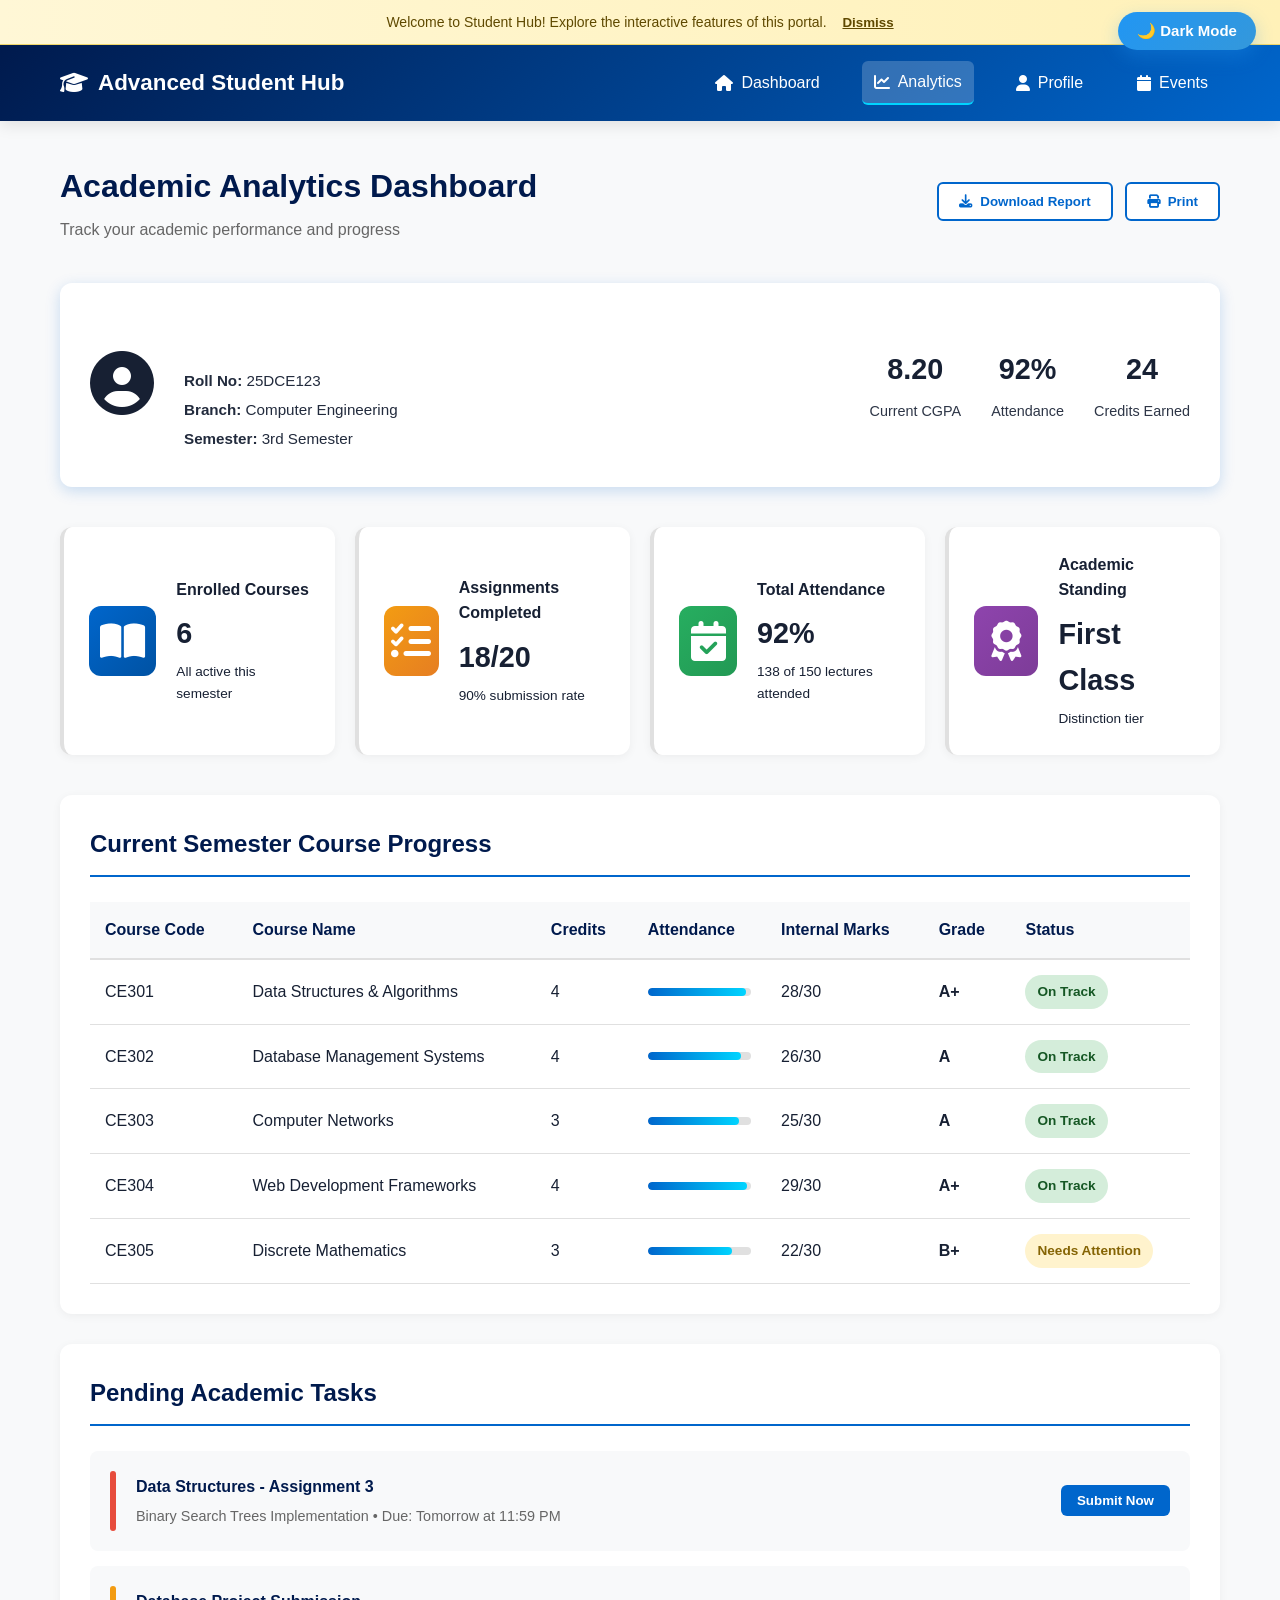
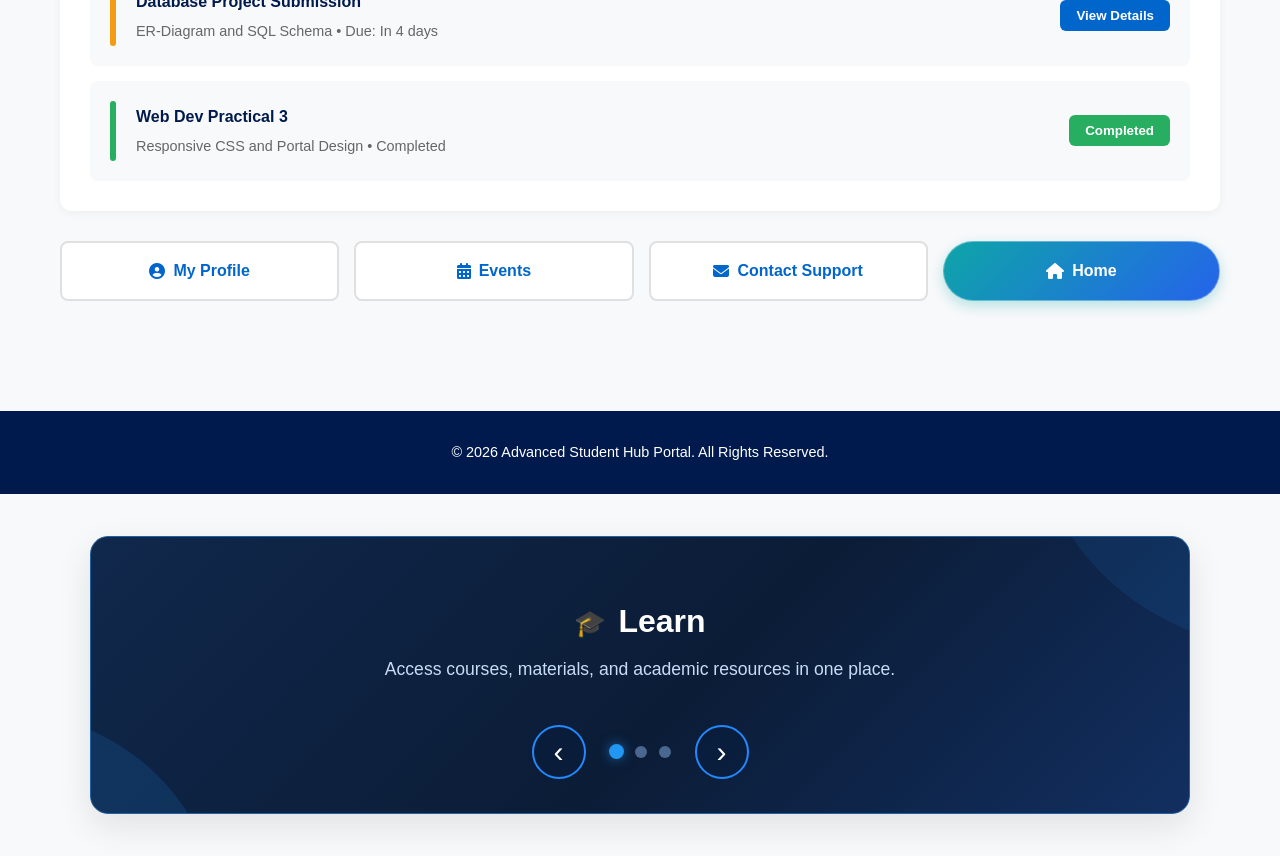
<file: PRACTICAL 5/PAGES/DASHBOARD.HTML>
<!DOCTYPE html>
<html lang="en">
<head>
    <meta charset="UTF-8">
    <meta name="viewport" content="width=device-width, initial-scale=1.0">
    <title>Advanced Student Hub - Analytics Dashboard</title>
    <link rel="stylesheet" href="../CSS/DASHBOARD.CSS">
    <link rel="stylesheet" href="https://cdnjs.cloudflare.com/ajax/libs/font-awesome/6.4.0/css/all.min.css">
    <link rel="stylesheet" href="../CSS/INTERACTIVE.CSS">
</head>
<body>
    <!-- Navigation -->
    <nav class="navbar">
        <div class="nav-container">
            <div class="navbar-brand">
                <i class="fas fa-graduation-cap"></i>
                <span>Advanced Student Hub</span>
            </div>
            <div class="nav-menu">
                <a href="../HOME.HTML" class="nav-item">
                    <i class="fas fa-home"></i> Dashboard
                </a>
                <a href="#" class="nav-item active">
                    <i class="fas fa-chart-line"></i> Analytics
                </a>
                <a href="PROFILE.HTML" class="nav-item">
                    <i class="fas fa-user"></i> Profile
                </a>
                <a href="EVENT.HTML" class="nav-item">
                    <i class="fas fa-calendar"></i> Events
                </a>
            </div>
        </div>
    </nav>

    <div class="dashboard-container">
        <!-- Header -->
        <div class="dashboard-header">
            <div class="header-content">
                <h1>Academic Analytics Dashboard</h1>
                <p>Track your academic performance and progress</p>
            </div>
            <div class="header-actions">
                <button class="action-btn"><i class="fas fa-download"></i> Download Report</button>
                <button class="action-btn"><i class="fas fa-print"></i> Print</button>
            </div>
        </div>

        <!-- Student Info Card -->
        <div class="student-card">
            <div class="student-avatar">
                <i class="fas fa-user-circle"></i>
            </div>
            <div class="student-info">
                <h2>Khush Viradiya</h2>
                <p><strong>Roll No:</strong> 25DCE123</p>
                <p><strong>Branch:</strong> Computer Engineering</p>
                <p><strong>Semester:</strong> 3rd Semester</p>
            </div>
            <div class="student-stats">
                <div class="stat">
                    <span class="stat-value">8.20</span>
                    <span class="stat-label">Current CGPA</span>
                </div>
                <div class="stat">
                    <span class="stat-value">92%</span>
                    <span class="stat-label">Attendance</span>
                </div>
                <div class="stat">
                    <span class="stat-value">24</span>
                    <span class="stat-label">Credits Earned</span>
                </div>
            </div>
        </div>

        <!-- Metrics Grid -->
        <div class="metrics-grid">
            <div class="metric-card">
                <div class="metric-icon courses">
                    <i class="fas fa-book-open"></i>
                </div>
                <div class="metric-content">
                    <h3>Enrolled Courses</h3>
                    <p class="metric-value">6</p>
                    <p class="metric-detail">All active this semester</p>
                </div>
            </div>

            <div class="metric-card">
                <div class="metric-icon assignments">
                    <i class="fas fa-tasks"></i>
                </div>
                <div class="metric-content">
                    <h3>Assignments Completed</h3>
                    <p class="metric-value">18/20</p>
                    <p class="metric-detail">90% submission rate</p>
                </div>
            </div>

            <div class="metric-card">
                <div class="metric-icon attendance">
                    <i class="fas fa-calendar-check"></i>
                </div>
                <div class="metric-content">
                    <h3>Total Attendance</h3>
                    <p class="metric-value">92%</p>
                    <p class="metric-detail">138 of 150 lectures attended</p>
                </div>
            </div>

            <div class="metric-card">
                <div class="metric-icon grades">
                    <i class="fas fa-award"></i>
                </div>
                <div class="metric-content">
                    <h3>Academic Standing</h3>
                    <p class="metric-value">First Class</p>
                    <p class="metric-detail">Distinction tier</p>
                </div>
            </div>
        </div>

        <!-- Performance Table Section -->
        <div class="section">
            <h2>Current Semester Course Progress</h2>
            <div class="table-container">
                <table class="performance-table">
                    <thead>
                        <tr>
                            <th>Course Code</th>
                            <th>Course Name</th>
                            <th>Credits</th>
                            <th>Attendance</th>
                            <th>Internal Marks</th>
                            <th>Grade</th>
                            <th>Status</th>
                        </tr>
                    </thead>
                    <tbody>
                        <tr>
                            <td>CE301</td>
                            <td>Data Structures & Algorithms</td>
                            <td>4</td>
                            <td>
                                <div class="progress-bar">
                                    <div class="progress" style="width: 95%;"></div>
                                </div>
                            </td>
                            <td>28/30</td>
                            <td><strong>A+</strong></td>
                            <td><span class="badge success">On Track</span></td>
                        </tr>
                        <tr>
                            <td>CE302</td>
                            <td>Database Management Systems</td>
                            <td>4</td>
                            <td>
                                <div class="progress-bar">
                                    <div class="progress" style="width: 90%;"></div>
                                </div>
                            </td>
                            <td>26/30</td>
                            <td><strong>A</strong></td>
                            <td><span class="badge success">On Track</span></td>
                        </tr>
                        <tr>
                            <td>CE303</td>
                            <td>Computer Networks</td>
                            <td>3</td>
                            <td>
                                <div class="progress-bar">
                                    <div class="progress" style="width: 88%;"></div>
                                </div>
                            </td>
                            <td>25/30</td>
                            <td><strong>A</strong></td>
                            <td><span class="badge success">On Track</span></td>
                        </tr>
                        <tr>
                            <td>CE304</td>
                            <td>Web Development Frameworks</td>
                            <td>4</td>
                            <td>
                                <div class="progress-bar">
                                    <div class="progress" style="width: 96%;"></div>
                                </div>
                            </td>
                            <td>29/30</td>
                            <td><strong>A+</strong></td>
                            <td><span class="badge success">On Track</span></td>
                        </tr>
                        <tr>
                            <td>CE305</td>
                            <td>Discrete Mathematics</td>
                            <td>3</td>
                            <td>
                                <div class="progress-bar">
                                    <div class="progress" style="width: 82%;"></div>
                                </div>
                            </td>
                            <td>22/30</td>
                            <td><strong>B+</strong></td>
                            <td><span class="badge warning">Needs Attention</span></td>
                        </tr>
                    </tbody>
                </table>
            </div>
        </div>

        <!-- Tasks Section -->
        <div class="section">
            <h2>Pending Academic Tasks</h2>
            <div class="tasks-list">
                <div class="task-item">
                    <div class="task-indicator high"></div>
                    <div class="task-content">
                        <h4>Data Structures - Assignment 3</h4>
                        <p>Binary Search Trees Implementation • Due: Tomorrow at 11:59 PM</p>
                    </div>
                    <button class="task-btn">Submit Now</button>
                </div>

                <div class="task-item">
                    <div class="task-indicator medium"></div>
                    <div class="task-content">
                        <h4>Database Project Submission</h4>
                        <p>ER-Diagram and SQL Schema • Due: In 4 days</p>
                    </div>
                    <button class="task-btn">View Details</button>
                </div>

                <div class="task-item">
                    <div class="task-indicator low"></div>
                    <div class="task-content">
                        <h4>Web Dev Practical 3</h4>
                        <p>Responsive CSS and Portal Design • Completed</p>
                    </div>
                    <button class="task-btn" style="background: var(--success-color);">Completed</button>
                </div>
            </div>
        </div>

        <!-- Quick Links -->
        <div class="quick-links">
            <a href="PROFILE.HTML" class="link-btn">
                <i class="fas fa-user-circle"></i> My Profile
            </a>
            <a href="EVENT.HTML" class="link-btn">
                <i class="fas fa-calendar-alt"></i> Events
            </a>
            <a href="CONTACT.HTML" class="link-btn">
                <i class="fas fa-envelope"></i> Contact Support
            </a>
            <a href="../HOME.HTML" class="link-btn home-link">
                <i class="fas fa-home"></i> Home
            </a>
        </div>
    </div>

    <footer>
        <p>&copy; 2026 Advanced Student Hub Portal. All Rights Reserved.</p>
    </footer>

    <script src="../JS/SCRIPT.JS"></script>
</body>
</html>
</file>
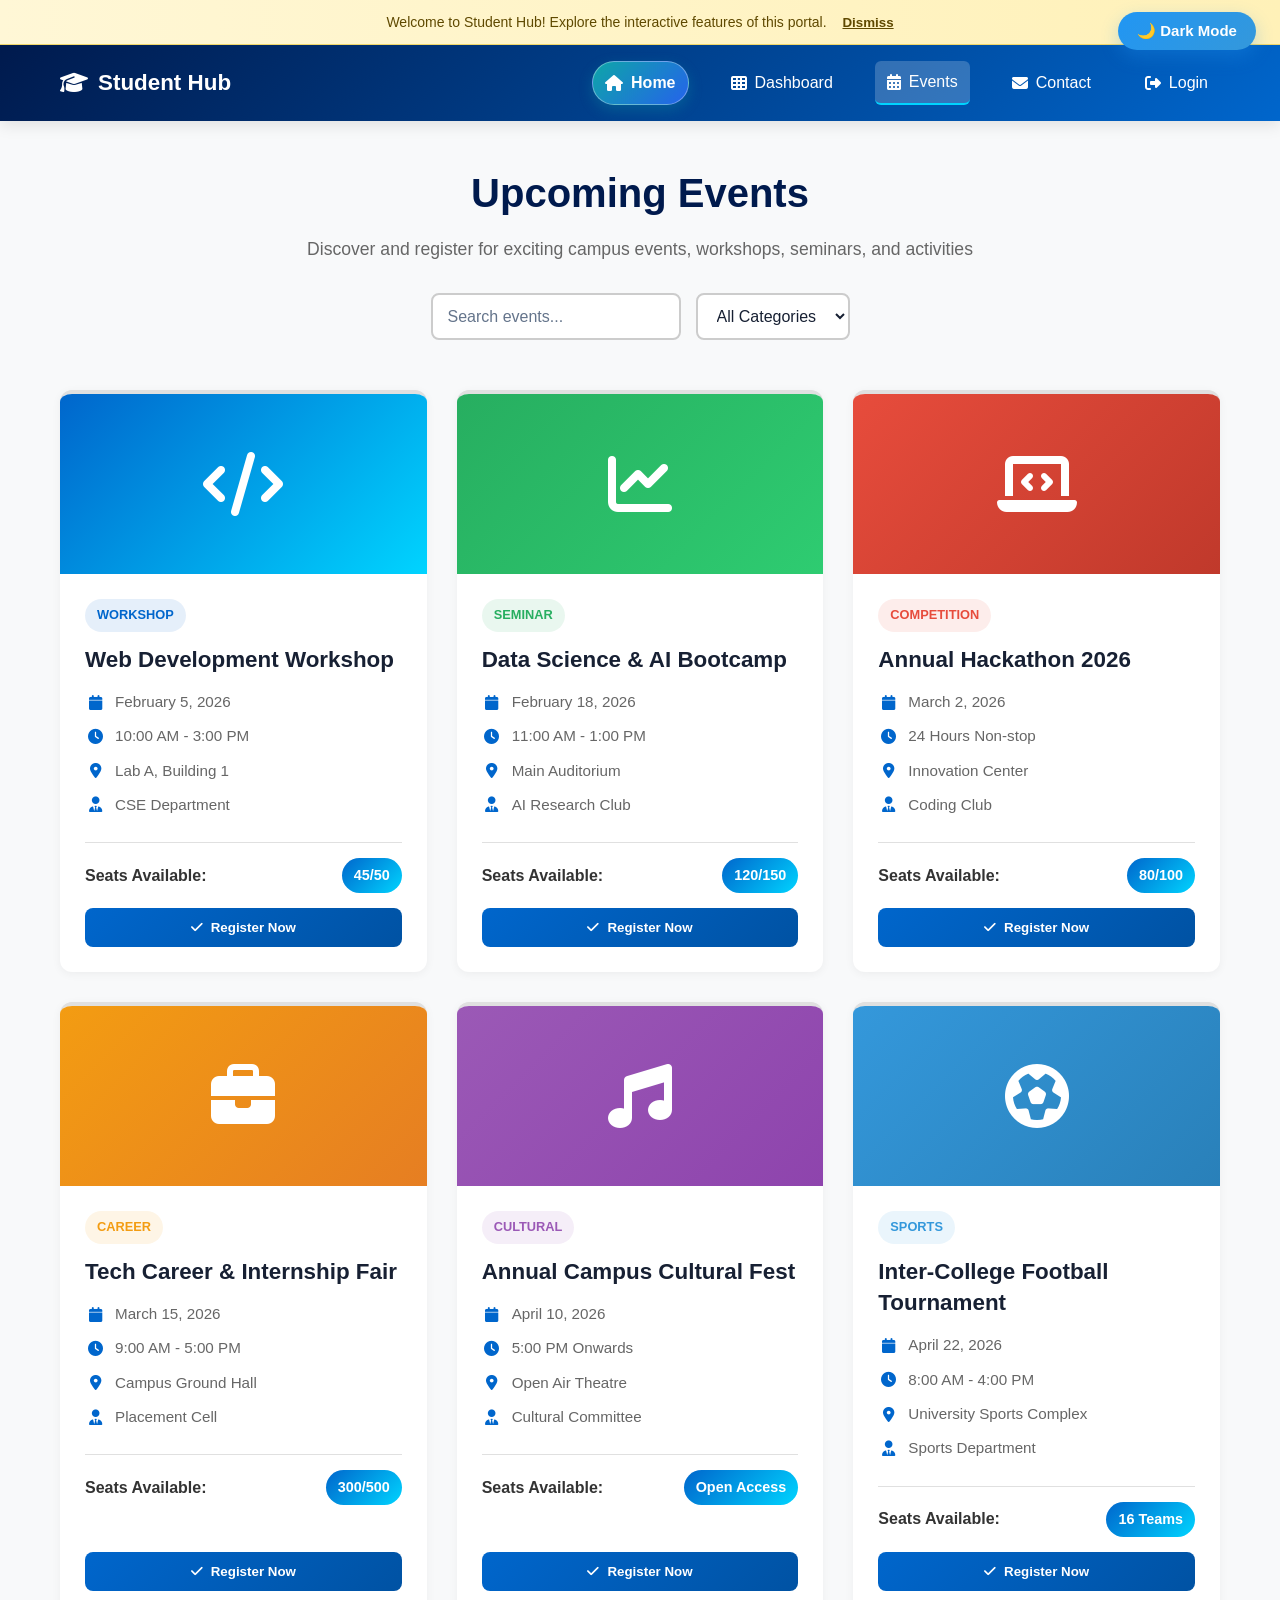
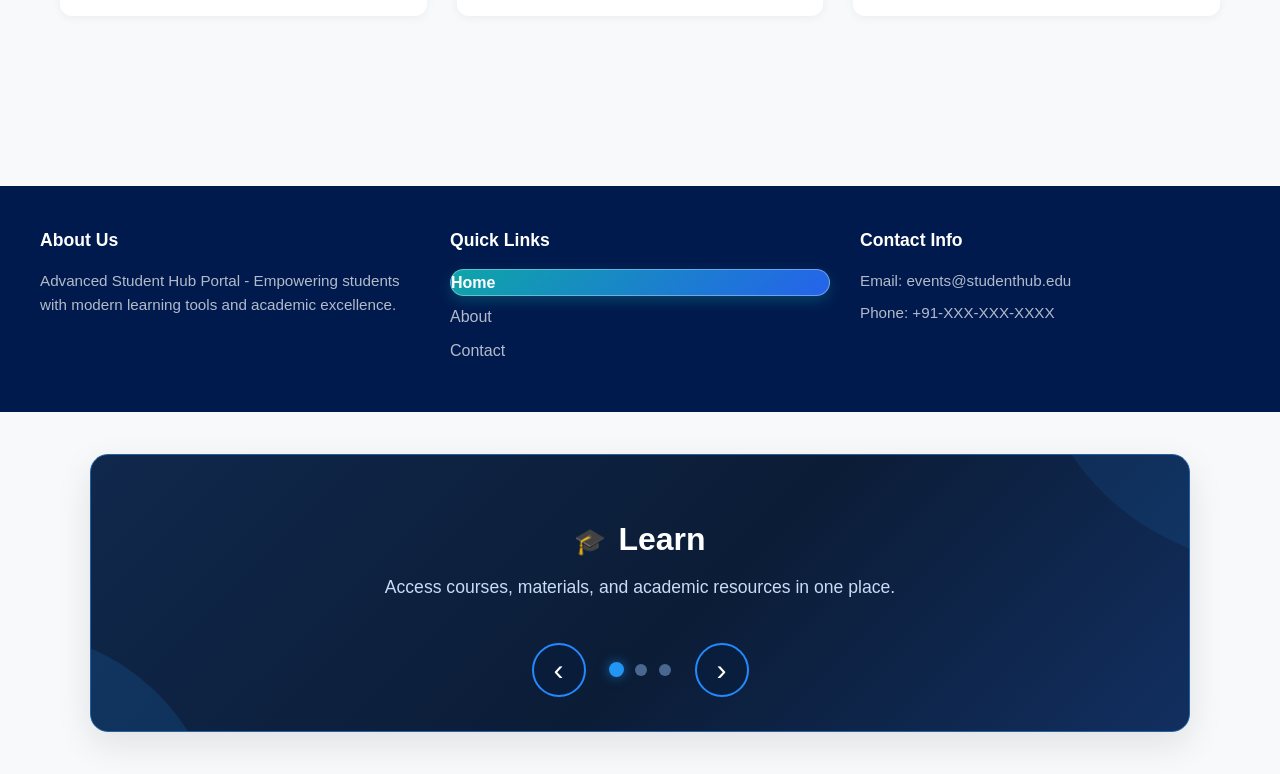
<file: PRACTICAL 5/PAGES/EVENT.HTML>
<!DOCTYPE html>
<html lang="en">
<head>
    <meta charset="UTF-8">
    <meta name="viewport" content="width=device-width, initial-scale=1.0">
    <title>Events - Advanced Student Hub Portal</title>
    <link rel="stylesheet" href="https://cdnjs.cloudflare.com/ajax/libs/font-awesome/6.4.0/css/all.min.css">
    <link rel="stylesheet" href="../CSS/EVENT.CSS">
    <link rel="stylesheet" href="../CSS/INTERACTIVE.CSS">
</head>
<body>
    <!-- Navigation Bar -->
    <nav class="navbar">
        <div class="nav-container">
            <div class="navbar-brand">
                <i class="fas fa-graduation-cap"></i>
                <span>Student Hub</span>
            </div>
            <div class="nav-menu">
                <a href="../INDEX.HTML" class="nav-item home-link">
                    <i class="fas fa-home"></i> Home
                </a>
                <a href="../HOME.HTML" class="nav-item">
                    <i class="fas fa-th"></i> Dashboard
                </a>
                <a href="EVENT.HTML" class="nav-item active">
                    <i class="fas fa-calendar-alt"></i> Events
                </a>
                <a href="CONTACT.HTML" class="nav-item">
                    <i class="fas fa-envelope"></i> Contact
                </a>
                <a href="LOGIN.HTML" class="nav-item">
                    <i class="fas fa-sign-out-alt"></i> Login
                </a>
            </div>
        </div>
    </nav>

    <!-- Events Container -->
    <div class="events-container">
        <!-- Header Section -->
        <section class="events-header">
            <h1>Upcoming Events</h1>
            <p>Discover and register for exciting campus events, workshops, seminars, and activities</p>
            <div class="filter-bar">
                <input type="text" placeholder="Search events..." class="search-input">
                <select class="category-filter">
                    <option value="">All Categories</option>
                    <option value="workshop">Workshops</option>
                    <option value="seminar">Seminars</option>
                    <option value="sports">Sports</option>
                    <option value="cultural">Cultural</option>
                    <option value="career">Career</option>
                </select>
            </div>
        </section>

        <!-- Events Grid -->
        <section class="events-grid">
            <!-- Event 1 -->
            <div class="event-card">
                <div class="event-image">
                    <i class="fas fa-code"></i>
                </div>
                <div class="event-content">
                    <span class="event-category workshop">Workshop</span>
                    <h3>Web Development Workshop</h3>
                    <div class="event-detail">
                        <i class="fas fa-calendar"></i>
                        <span>February 5, 2026</span>
                    </div>
                    <div class="event-detail">
                        <i class="fas fa-clock"></i>
                        <span>10:00 AM - 3:00 PM</span>
                    </div>
                    <div class="event-detail">
                        <i class="fas fa-map-marker-alt"></i>
                        <span>Lab A, Building 1</span>
                    </div>
                    <div class="event-detail">
                        <i class="fas fa-user-tie"></i>
                        <span>CSE Department</span>
                    </div>
                    <div class="event-capacity">
                        <span class="capacity-text">Seats Available:</span>
                        <span class="capacity-number">45/50</span>
                    </div>
                    <button class="btn-register">
                        <i class="fas fa-check"></i> Register Now
                    </button>
                </div>
            </div>

            <!-- Event 2 -->
            <div class="event-card">
                <div class="event-image data-science">
                    <i class="fas fa-chart-line"></i>
                </div>
                <div class="event-content">
                    <span class="event-category seminar">Seminar</span>
                    <h3>Data Science & AI Bootcamp</h3>
                    <div class="event-detail">
                        <i class="fas fa-calendar"></i>
                        <span>February 18, 2026</span>
                    </div>
                    <div class="event-detail">
                        <i class="fas fa-clock"></i>
                        <span>11:00 AM - 1:00 PM</span>
                    </div>
                    <div class="event-detail">
                        <i class="fas fa-map-marker-alt"></i>
                        <span>Main Auditorium</span>
                    </div>
                    <div class="event-detail">
                        <i class="fas fa-user-tie"></i>
                        <span>AI Research Club</span>
                    </div>
                    <div class="event-capacity">
                        <span class="capacity-text">Seats Available:</span>
                        <span class="capacity-number">120/150</span>
                    </div>
                    <button class="btn-register">
                        <i class="fas fa-check"></i> Register Now
                    </button>
                </div>
            </div>

            <!-- Event 3 -->
            <div class="event-card">
                <div class="event-image competition">
                    <i class="fas fa-laptop-code"></i>
                </div>
                <div class="event-content">
                    <span class="event-category academic">Competition</span>
                    <h3>Annual Hackathon 2026</h3>
                    <div class="event-detail">
                        <i class="fas fa-calendar"></i>
                        <span>March 2, 2026</span>
                    </div>
                    <div class="event-detail">
                        <i class="fas fa-clock"></i>
                        <span>24 Hours Non-stop</span>
                    </div>
                    <div class="event-detail">
                        <i class="fas fa-map-marker-alt"></i>
                        <span>Innovation Center</span>
                    </div>
                    <div class="event-detail">
                        <i class="fas fa-user-tie"></i>
                        <span>Coding Club</span>
                    </div>
                    <div class="event-capacity">
                        <span class="capacity-text">Seats Available:</span>
                        <span class="capacity-number">80/100</span>
                    </div>
                    <button class="btn-register">
                        <i class="fas fa-check"></i> Register Now
                    </button>
                </div>
            </div>

            <!-- Event 4 -->
            <div class="event-card">
                <div class="event-image career">
                    <i class="fas fa-briefcase"></i>
                </div>
                <div class="event-content">
                    <span class="event-category career">Career</span>
                    <h3>Tech Career & Internship Fair</h3>
                    <div class="event-detail">
                        <i class="fas fa-calendar"></i>
                        <span>March 15, 2026</span>
                    </div>
                    <div class="event-detail">
                        <i class="fas fa-clock"></i>
                        <span>9:00 AM - 5:00 PM</span>
                    </div>
                    <div class="event-detail">
                        <i class="fas fa-map-marker-alt"></i>
                        <span>Campus Ground Hall</span>
                    </div>
                    <div class="event-detail">
                        <i class="fas fa-user-tie"></i>
                        <span>Placement Cell</span>
                    </div>
                    <div class="event-capacity">
                        <span class="capacity-text">Seats Available:</span>
                        <span class="capacity-number">300/500</span>
                    </div>
                    <button class="btn-register">
                        <i class="fas fa-check"></i> Register Now
                    </button>
                </div>
            </div>

            <!-- Event 5 -->
            <div class="event-card">
                <div class="event-image cultural">
                    <i class="fas fa-music"></i>
                </div>
                <div class="event-content">
                    <span class="event-category cultural">Cultural</span>
                    <h3>Annual Campus Cultural Fest</h3>
                    <div class="event-detail">
                        <i class="fas fa-calendar"></i>
                        <span>April 10, 2026</span>
                    </div>
                    <div class="event-detail">
                        <i class="fas fa-clock"></i>
                        <span>5:00 PM Onwards</span>
                    </div>
                    <div class="event-detail">
                        <i class="fas fa-map-marker-alt"></i>
                        <span>Open Air Theatre</span>
                    </div>
                    <div class="event-detail">
                        <i class="fas fa-user-tie"></i>
                        <span>Cultural Committee</span>
                    </div>
                    <div class="event-capacity">
                        <span class="capacity-text">Seats Available:</span>
                        <span class="capacity-number">Open Access</span>
                    </div>
                    <button class="btn-register">
                        <i class="fas fa-check"></i> Register Now
                    </button>
                </div>
            </div>

            <!-- Event 6 -->
            <div class="event-card">
                <div class="event-image sports">
                    <i class="fas fa-futbol"></i>
                </div>
                <div class="event-content">
                    <span class="event-category sports">Sports</span>
                    <h3>Inter-College Football Tournament</h3>
                    <div class="event-detail">
                        <i class="fas fa-calendar"></i>
                        <span>April 22, 2026</span>
                    </div>
                    <div class="event-detail">
                        <i class="fas fa-clock"></i>
                        <span>8:00 AM - 4:00 PM</span>
                    </div>
                    <div class="event-detail">
                        <i class="fas fa-map-marker-alt"></i>
                        <span>University Sports Complex</span>
                    </div>
                    <div class="event-detail">
                        <i class="fas fa-user-tie"></i>
                        <span>Sports Department</span>
                    </div>
                    <div class="event-capacity">
                        <span class="capacity-text">Seats Available:</span>
                        <span class="capacity-number">16 Teams</span>
                    </div>
                    <button class="btn-register">
                        <i class="fas fa-check"></i> Register Now
                    </button>
                </div>
            </div>
        </section>
    </div>

    <!-- Footer -->
    <footer>
        <div class="footer-content">
            <div class="footer-section">
                <h4>About Us</h4>
                <p>Advanced Student Hub Portal - Empowering students with modern learning tools and academic excellence.</p>
            </div>
            <div class="footer-section">
                <h4>Quick Links</h4>
                <ul>
                    <li><a class="home-link" href="../INDEX.HTML">Home</a></li>
                    <li><a href="ABOUT.HTML">About</a></li>
                    <li><a href="CONTACT.HTML">Contact</a></li>
                </ul>
            </div>
            <div class="footer-section">
                <h4>Contact Info</h4>
                <p>Email: events@studenthub.edu</p>
                <p>Phone: +91-XXX-XXX-XXXX</p>
            </div>
        </div>
    </footer>

    <script src="../JS/SCRIPT.JS"></script>
</body>
</html>
</file>
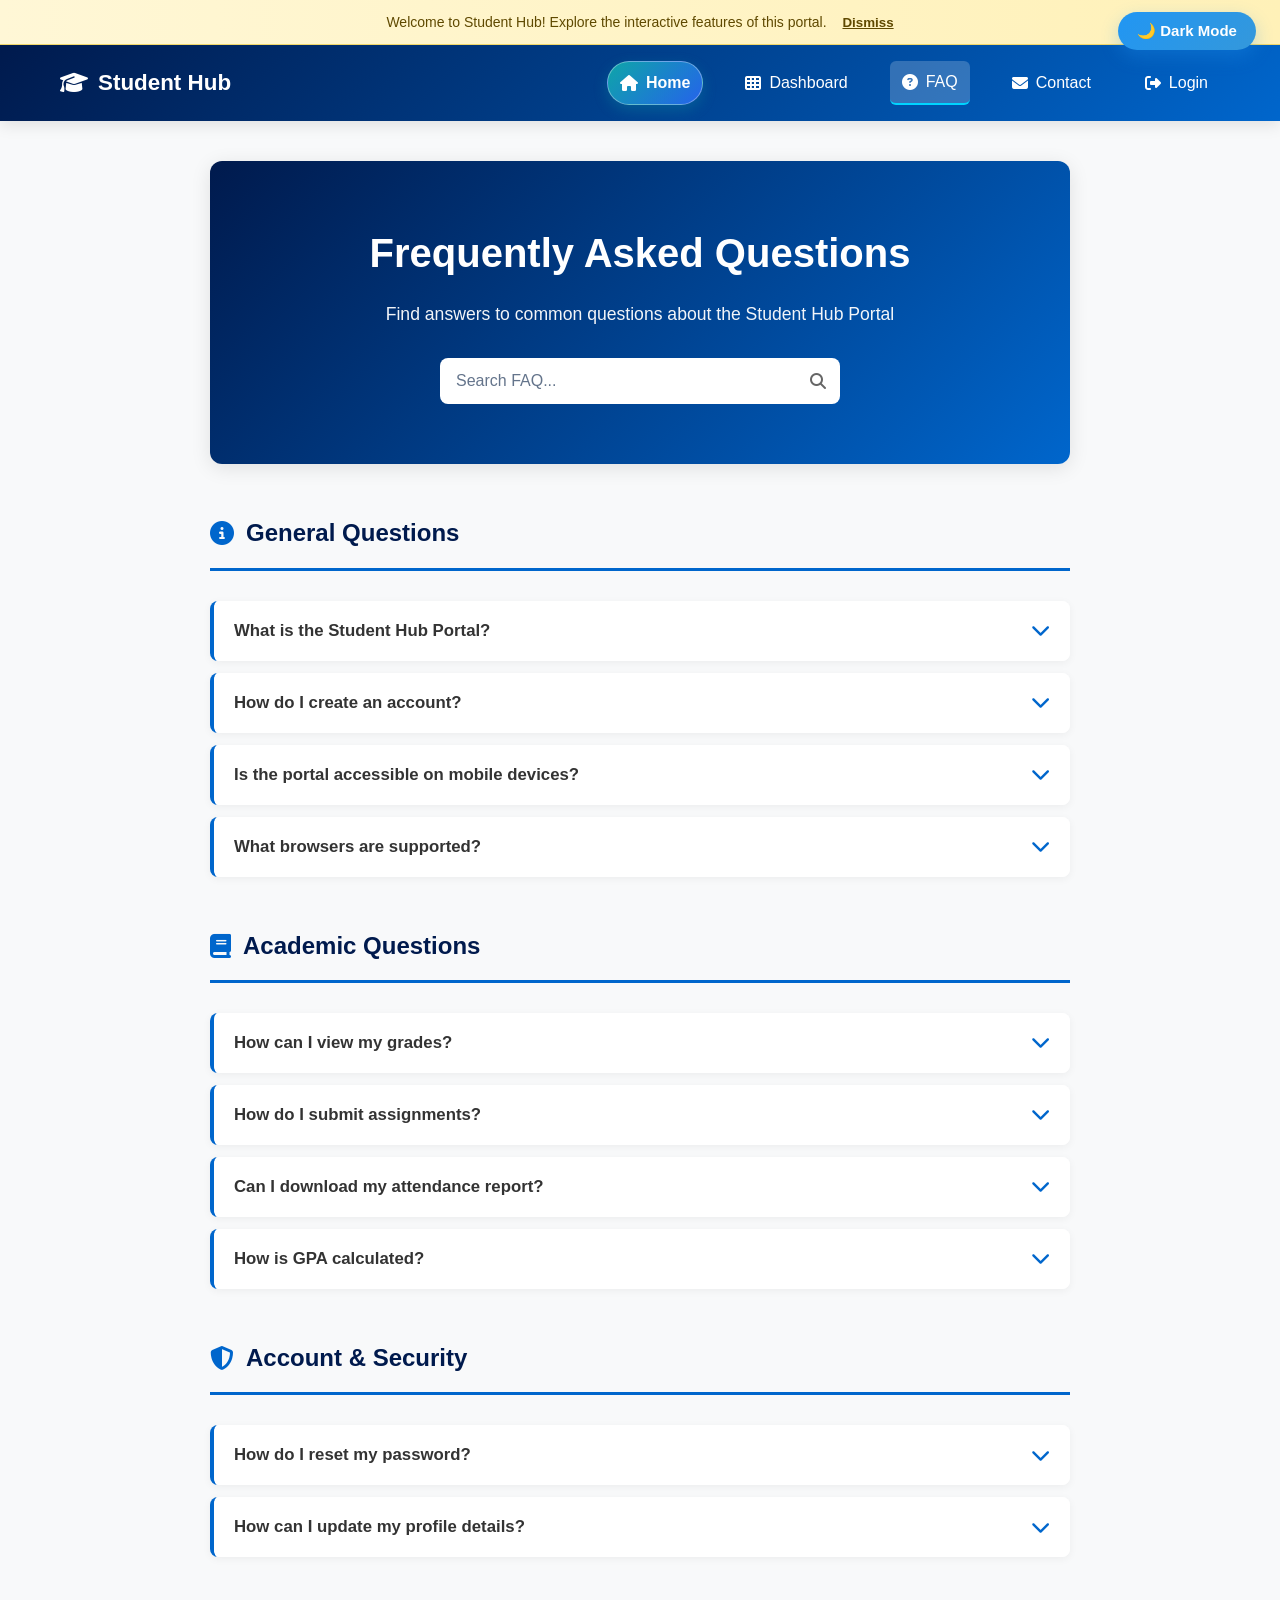
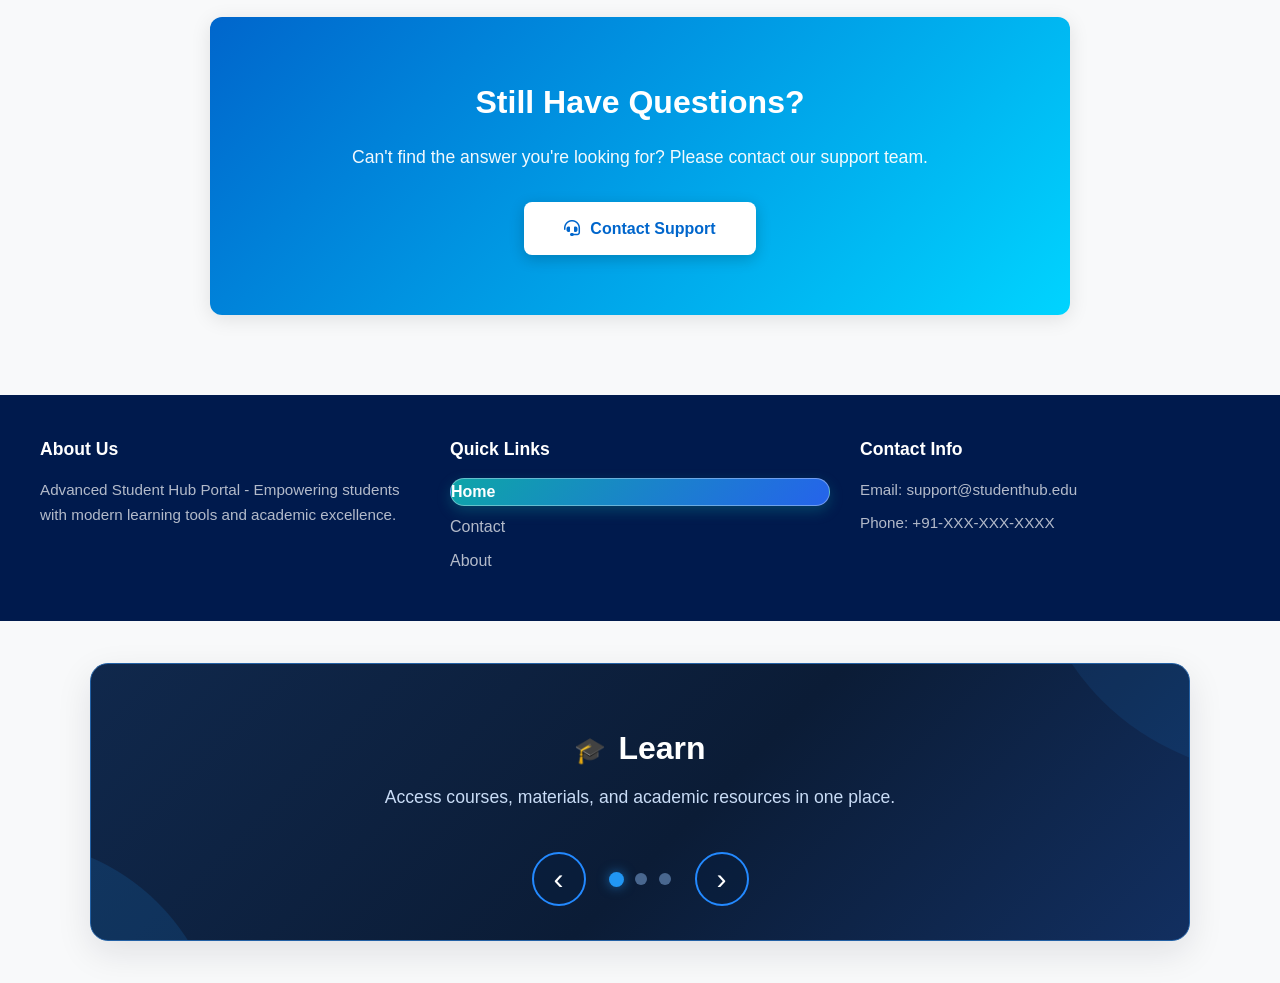
<file: PRACTICAL 5/PAGES/FAQ.HTML>
<!DOCTYPE html>
<html lang="en">
<head>
    <meta charset="UTF-8">
    <meta name="viewport" content="width=device-width, initial-scale=1.0">
    <title>FAQ - Advanced Student Hub Portal</title>
    <link rel="stylesheet" href="https://cdnjs.cloudflare.com/ajax/libs/font-awesome/6.4.0/css/all.min.css">
    <link rel="stylesheet" href="../CSS/FAQ.CSS">
    <link rel="stylesheet" href="../CSS/INTERACTIVE.CSS">
</head>
<body>
    <!-- Navigation Bar -->
    <nav class="navbar">
        <div class="nav-container">
            <div class="navbar-brand">
                <i class="fas fa-graduation-cap"></i>
                <span>Student Hub</span>
            </div>
            <div class="nav-menu">
                <a href="../INDEX.HTML" class="nav-item home-link">
                    <i class="fas fa-home"></i> Home
                </a>
                <a href="../HOME.HTML" class="nav-item">
                    <i class="fas fa-th"></i> Dashboard
                </a>
                <a href="FAQ.HTML" class="nav-item active">
                    <i class="fas fa-question-circle"></i> FAQ
                </a>
                <a href="CONTACT.HTML" class="nav-item">
                    <i class="fas fa-envelope"></i> Contact
                </a>
                <a href="LOGIN.HTML" class="nav-item">
                    <i class="fas fa-sign-out-alt"></i> Login
                </a>
            </div>
        </div>
    </nav>

    <!-- FAQ Container -->
    <div class="faq-container">
        <!-- Hero Section -->
        <section class="faq-hero">
            <h1>Frequently Asked Questions</h1>
            <p>Find answers to common questions about the Student Hub Portal</p>
            <div class="search-box">
                <input type="text" id="faqSearch" placeholder="Search FAQ..." class="search-input">
                <i class="fas fa-search"></i>
            </div>
        </section>

        <!-- FAQ Categories and Content -->
        <section class="faq-content">
            <!-- General Questions -->
            <div class="faq-category">
                <h2 class="category-title">
                    <i class="fas fa-info-circle"></i> General Questions
                </h2>
                
                <div class="faq-accordion">
                    <div class="faq-item">
                        <button class="faq-question" onclick="toggleFAQ(this)">
                            <span>What is the Student Hub Portal?</span>
                            <i class="fas fa-chevron-down"></i>
                        </button>
                        <div class="faq-answer">
                            <p>The Student Hub Portal is a comprehensive digital platform designed to streamline academic and administrative processes for students. It provides a centralized location for course management, grade tracking, attendance monitoring, event registration, and communication with the institution.</p>
                        </div>
                    </div>

                    <div class="faq-item">
                        <button class="faq-question" onclick="toggleFAQ(this)">
                            <span>How do I create an account?</span>
                            <i class="fas fa-chevron-down"></i>
                        </button>
                        <div class="faq-answer">
                            <p>To create an account, click on the 'Register' button on the login page. Fill in your personal information, set a strong password, and complete the verification process. You'll receive a confirmation email to activate your account.</p>
                        </div>
                    </div>

                    <div class="faq-item">
                        <button class="faq-question" onclick="toggleFAQ(this)">
                            <span>Is the portal accessible on mobile devices?</span>
                            <i class="fas fa-chevron-down"></i>
                        </button>
                        <div class="faq-answer">
                            <p>Yes, the Student Hub Portal is fully responsive and optimized for mobile devices. You can access it on smartphones, tablets, and desktop computers. Simply open your web browser and navigate to the portal URL.</p>
                        </div>
                    </div>

                    <div class="faq-item">
                        <button class="faq-question" onclick="toggleFAQ(this)">
                            <span>What browsers are supported?</span>
                            <i class="fas fa-chevron-down"></i>
                        </button>
                        <div class="faq-answer">
                            <p>The portal supports all modern browsers including Chrome, Firefox, Safari, and Edge. For the best experience, please ensure your browser is updated to the latest version.</p>
                        </div>
                    </div>
                </div>
            </div>

            <!-- Academic Questions -->
            <div class="faq-category">
                <h2 class="category-title">
                    <i class="fas fa-book"></i> Academic Questions
                </h2>
                
                <div class="faq-accordion">
                    <div class="faq-item">
                        <button class="faq-question" onclick="toggleFAQ(this)">
                            <span>How can I view my grades?</span>
                            <i class="fas fa-chevron-down"></i>
                        </button>
                        <div class="faq-answer">
                            <p>Log in to your account and navigate to the Dashboard. You'll see your grades for all enrolled courses. You can also view detailed breakdowns of assignments, exams, and your current CGPA.</p>
                        </div>
                    </div>

                    <div class="faq-item">
                        <button class="faq-question" onclick="toggleFAQ(this)">
                            <span>How do I submit assignments?</span>
                            <i class="fas fa-chevron-down"></i>
                        </button>
                        <div class="faq-answer">
                            <p>Go to the Course section in your Dashboard, select the specific course, and find the Assignments tab. Click on the assignment you want to submit and upload your file before the deadline. Remember to save your submission.</p>
                        </div>
                    </div>

                    <div class="faq-item">
                        <button class="faq-question" onclick="toggleFAQ(this)">
                            <span>Can I download my attendance report?</span>
                            <i class="fas fa-chevron-down"></i>
                        </button>
                        <div class="faq-answer">
                            <p>Yes, you can download your attendance report from the Attendance section in your Dashboard. The report can be exported as a PDF or Excel file with detailed daily records.</p>
                        </div>
                    </div>

                    <div class="faq-item">
                        <button class="faq-question" onclick="toggleFAQ(this)">
                            <span>How is GPA calculated?</span>
                            <i class="fas fa-chevron-down"></i>
                        </button>
                        <div class="faq-answer">
                            <p>GPA is calculated based on course credits and grade points earned in each course. The system automatically computes your Semester GPA (SGPA) and Cumulative GPA (CGPA) according to the institutional grading policy.</p>
                        </div>
                    </div>
                </div>
            </div>

            <!-- Account & Security Questions -->
            <div class="faq-category">
                <h2 class="category-title">
                    <i class="fas fa-shield-alt"></i> Account & Security
                </h2>
                
                <div class="faq-accordion">
                    <div class="faq-item">
                        <button class="faq-question" onclick="toggleFAQ(this)">
                            <span>How do I reset my password?</span>
                            <i class="fas fa-chevron-down"></i>
                        </button>
                        <div class="faq-answer">
                            <p>Click on the 'Forgot Password?' link on the Login page. Enter your registered email address, and we will send you a password reset link to create a new credential.</p>
                        </div>
                    </div>

                    <div class="faq-item">
                        <button class="faq-question" onclick="toggleFAQ(this)">
                            <span>How can I update my profile details?</span>
                            <i class="fas fa-chevron-down"></i>
                        </button>
                        <div class="faq-answer">
                            <p>Navigate to the Profile page from the top navigation menu. Click on 'Edit Profile' to modify your contact information, address, and profile photo.</p>
                        </div>
                    </div>
                </div>
            </div>
        </section>

        <!-- Quick Contact -->
        <section class="quick-contact">
            <h2>Still Have Questions?</h2>
            <p>Can't find the answer you're looking for? Please contact our support team.</p>
            <a href="CONTACT.HTML" class="btn-contact">
                <i class="fas fa-headset"></i> Contact Support
            </a>
        </section>
    </div>

    <!-- Footer -->
    <footer>
        <div class="footer-content">
            <div class="footer-section">
                <h4>About Us</h4>
                <p>Advanced Student Hub Portal - Empowering students with modern learning tools and academic excellence.</p>
            </div>
            <div class="footer-section">
                <h4>Quick Links</h4>
                <ul>
                    <li><a class="home-link" href="../INDEX.HTML">Home</a></li>
                    <li><a href="CONTACT.HTML">Contact</a></li>
                    <li><a href="ABOUT.HTML">About</a></li>
                </ul>
            </div>
            <div class="footer-section">
                <h4>Contact Info</h4>
                <p>Email: support@studenthub.edu</p>
                <p>Phone: +91-XXX-XXX-XXXX</p>
            </div>
        </div>
    </footer>

    <script src="../JS/SCRIPT.JS"></script>
</body>
</html>
</file>
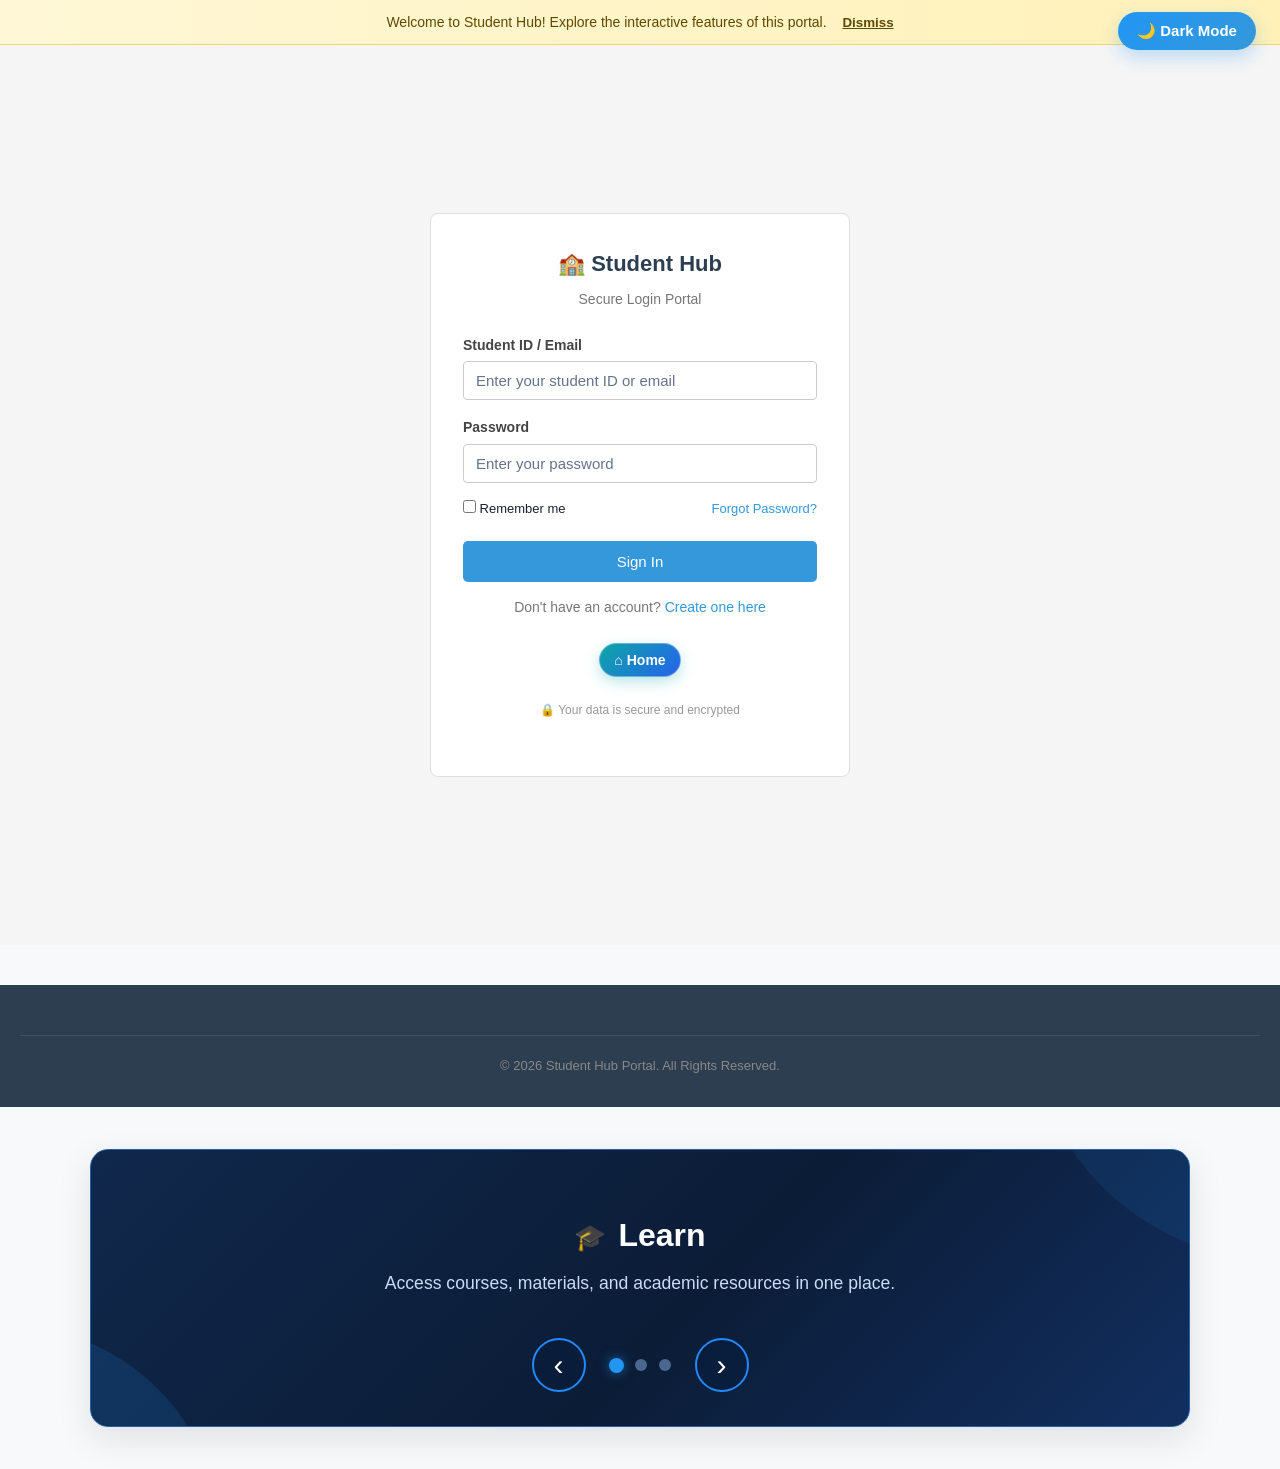
<file: PRACTICAL 5/PAGES/LOGIN.HTML>
<!DOCTYPE html>
<html lang="en">
<head>
    <meta charset="UTF-8">
    <meta name="viewport" content="width=device-width, initial-scale=1.0">
    <title>Student Hub - Login</title>
    <!-- Link to shared CSS -->
    <link rel="stylesheet" href="../CSS/style.css">
    <link rel="stylesheet" href="../CSS/INTERACTIVE.CSS">
</head>
<body>

    <!-- ==================== LOGIN PAGE ====================
         This page uses .auth-wrapper to vertically center
         the login box on screen.
         .auth-box = white box with the form inside
    ======================================================== -->

    <div class="auth-wrapper">
        <div class="auth-box">

            <!-- Header of the login box -->
            <h2>&#127979; Student Hub</h2>
            <p>Secure Login Portal</p>

            <!-- LOGIN FORM
                 action: where to go after submit (Dashboard)
                 method: GET sends data in URL (simple for learning) -->
            <form action="DASHBOARD.HTML" method="GET">

                <!-- Username input -->
                <div class="form-group">
                    <label for="username">Student ID / Email</label>
                    <input
                        type="text"
                        id="username"
                        name="username"
                        placeholder="Enter your student ID or email"
                        required
                    >
                </div>

                <!-- Password input -->
                <div class="form-group">
                    <label for="password">Password</label>
                    <input
                        type="password"
                        id="password"
                        name="password"
                        placeholder="Enter your password"
                        required
                    >
                </div>

                <!-- Remember Me and Forgot Password -->
                <div style="display: flex; justify-content: space-between; font-size: 13px; margin-bottom: 12px;">
                    <label>
                        <input type="checkbox" name="remember"> Remember me
                    </label>
                    <a href="#" style="color: #3498db; text-decoration: none;">Forgot Password?</a>
                </div>

                <!-- Submit button -->
                <button type="submit" class="btn btn-primary" style="width: 100%;">Sign In</button>

            </form>

            <!-- Footer links below the form -->
            <div class="auth-footer">
                <p>Don't have an account? <a href="REGISTER.HTML">Create one here</a></p>
                <p><a class="home-link" href="../INDEX.HTML"><span aria-hidden="true">⌂</span> Home</a></p>
            </div>

            <!-- Security note -->
            <p style="text-align: center; font-size: 12px; color: #999; margin-top: 14px;">
                &#128274; Your data is secure and encrypted
            </p>

        </div>
    </div>

    <!-- FOOTER -->
    <footer>
        <div class="footer-bottom">
            <p>&copy; 2026 Student Hub Portal. All Rights Reserved.</p>
        </div>
    </footer>

    <script src="../JS/SCRIPT.JS"></script>
</body>
</html>
</file>
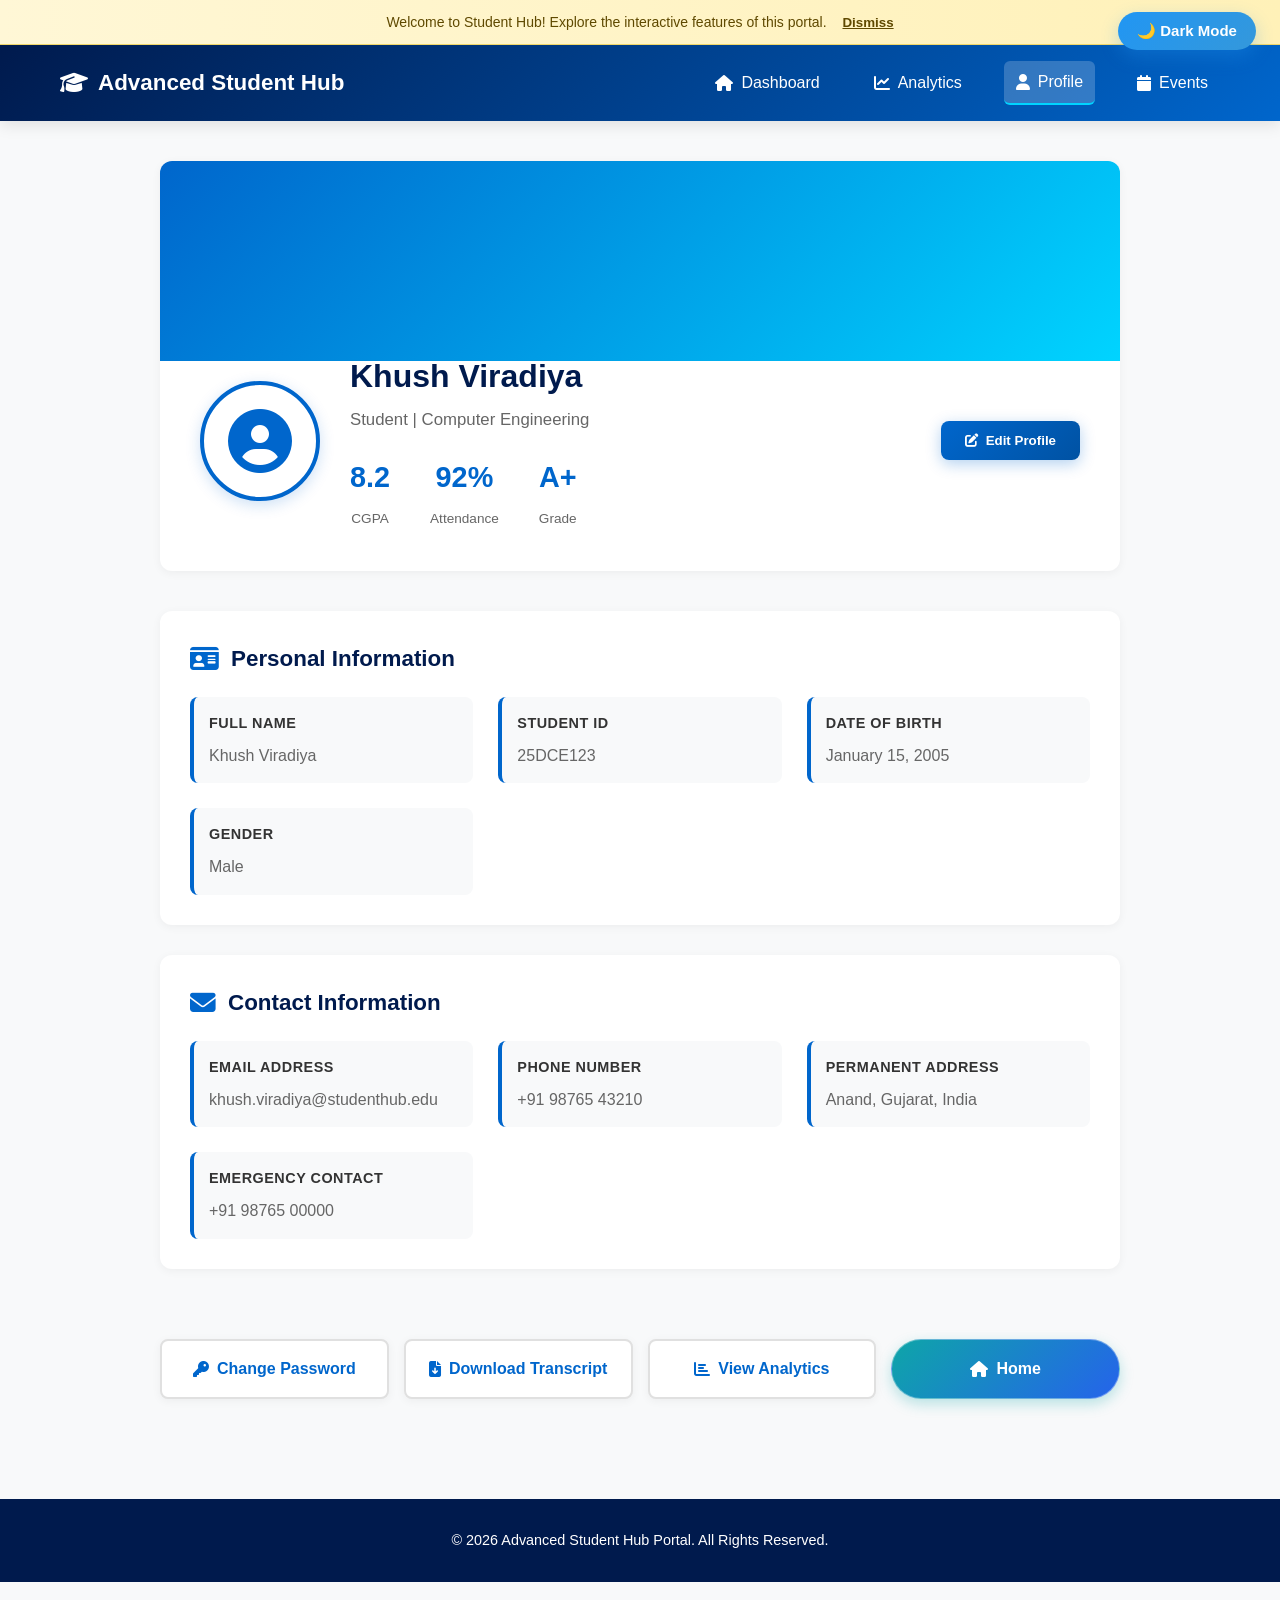
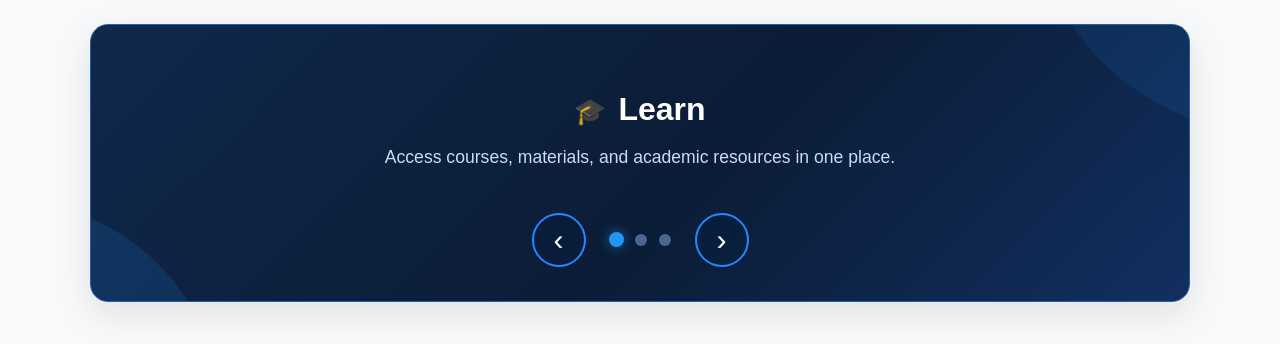
<file: PRACTICAL 5/PAGES/PROFILE.HTML>
<!DOCTYPE html>
<html lang="en">
<head>
    <meta charset="UTF-8">
    <meta name="viewport" content="width=device-width, initial-scale=1.0">
    <title>Advanced Student Hub - Student Profile</title>
    <link rel="stylesheet" href="../CSS/PROFILE.CSS">
    <link rel="stylesheet" href="https://cdnjs.cloudflare.com/ajax/libs/font-awesome/6.4.0/css/all.min.css">
    <link rel="stylesheet" href="../CSS/INTERACTIVE.CSS">
</head>
<body>
    <!-- Navigation -->
    <nav class="navbar">
        <div class="nav-container">
            <div class="navbar-brand">
                <i class="fas fa-graduation-cap"></i>
                <span>Advanced Student Hub</span>
            </div>
            <div class="nav-menu">
                <a href="../HOME.HTML" class="nav-item">
                    <i class="fas fa-home"></i> Dashboard
                </a>
                <a href="DASHBOARD.HTML" class="nav-item">
                    <i class="fas fa-chart-line"></i> Analytics
                </a>
                <a href="#" class="nav-item active">
                    <i class="fas fa-user"></i> Profile
                </a>
                <a href="EVENT.HTML" class="nav-item">
                    <i class="fas fa-calendar"></i> Events
                </a>
            </div>
        </div>
    </nav>

    <div class="profile-container">
        <!-- Profile Header -->
        <div class="profile-header">
            <div class="profile-cover"></div>
            <div class="profile-info">
                <div class="profile-avatar">
                    <i class="fas fa-user-circle"></i>
                </div>
                <div class="profile-details">
                    <h1>Khush Viradiya</h1>
                    <p class="role">Student | Computer Engineering</p>
                    <div class="profile-stats">
                        <div class="stat">
                            <span class="stat-number">8.2</span>
                            <span class="stat-label">CGPA</span>
                        </div>
                        <div class="stat">
                            <span class="stat-number">92%</span>
                            <span class="stat-label">Attendance</span>
                        </div>
                        <div class="stat">
                            <span class="stat-number">A+</span>
                            <span class="stat-label">Grade</span>
                        </div>
                    </div>
                </div>
                <button class="edit-profile-btn">
                    <i class="fas fa-edit"></i> Edit Profile
                </button>
            </div>
        </div>

        <!-- Profile Content -->
        <div class="profile-content">
            <!-- Personal Information -->
            <div class="profile-section">
                <div class="section-header">
                    <h2><i class="fas fa-id-card"></i> Personal Information</h2>
                </div>
                <div class="info-grid">
                    <div class="info-item">
                        <label>Full Name</label>
                        <p>Khush Viradiya</p>
                    </div>
                    <div class="info-item">
                        <label>Student ID</label>
                        <p>25DCE123</p>
                    </div>
                    <div class="info-item">
                        <label>Date of Birth</label>
                        <p>January 15, 2005</p>
                    </div>
                    <div class="info-item">
                        <label>Gender</label>
                        <p>Male</p>
                    </div>
                </div>
            </div>

            <!-- Contact Information -->
            <div class="profile-section">
                <div class="section-header">
                    <h2><i class="fas fa-envelope"></i> Contact Information</h2>
                </div>
                <div class="info-grid">
                    <div class="info-item">
                        <label>Email Address</label>
                        <p>khush.viradiya@studenthub.edu</p>
                    </div>
                    <div class="info-item">
                        <label>Phone Number</label>
                        <p>+91 98765 43210</p>
                    </div>
                    <div class="info-item">
                        <label>Permanent Address</label>
                        <p>Anand, Gujarat, India</p>
                    </div>
                    <div class="info-item">
                        <label>Emergency Contact</label>
                        <p>+91 98765 00000</p>
                    </div>
                </div>
            </div>

            <!-- Profile Actions -->
            <div class="profile-actions">
                <a href="#" class="action-link">
                    <i class="fas fa-key"></i> Change Password
                </a>
                <a href="#" class="action-link">
                    <i class="fas fa-file-download"></i> Download Transcript
                </a>
                <a href="DASHBOARD.HTML" class="action-link">
                    <i class="fas fa-chart-bar"></i> View Analytics
                </a>
                <a href="../HOME.HTML" class="action-link home-link">
                    <i class="fas fa-home"></i> Home
                </a>
            </div>
        </div>
    </div>

    <footer>
        <p>&copy; 2026 Advanced Student Hub Portal. All Rights Reserved.</p>
    </footer>

    <script src="../JS/SCRIPT.JS"></script>
</body>
</html>
</file>
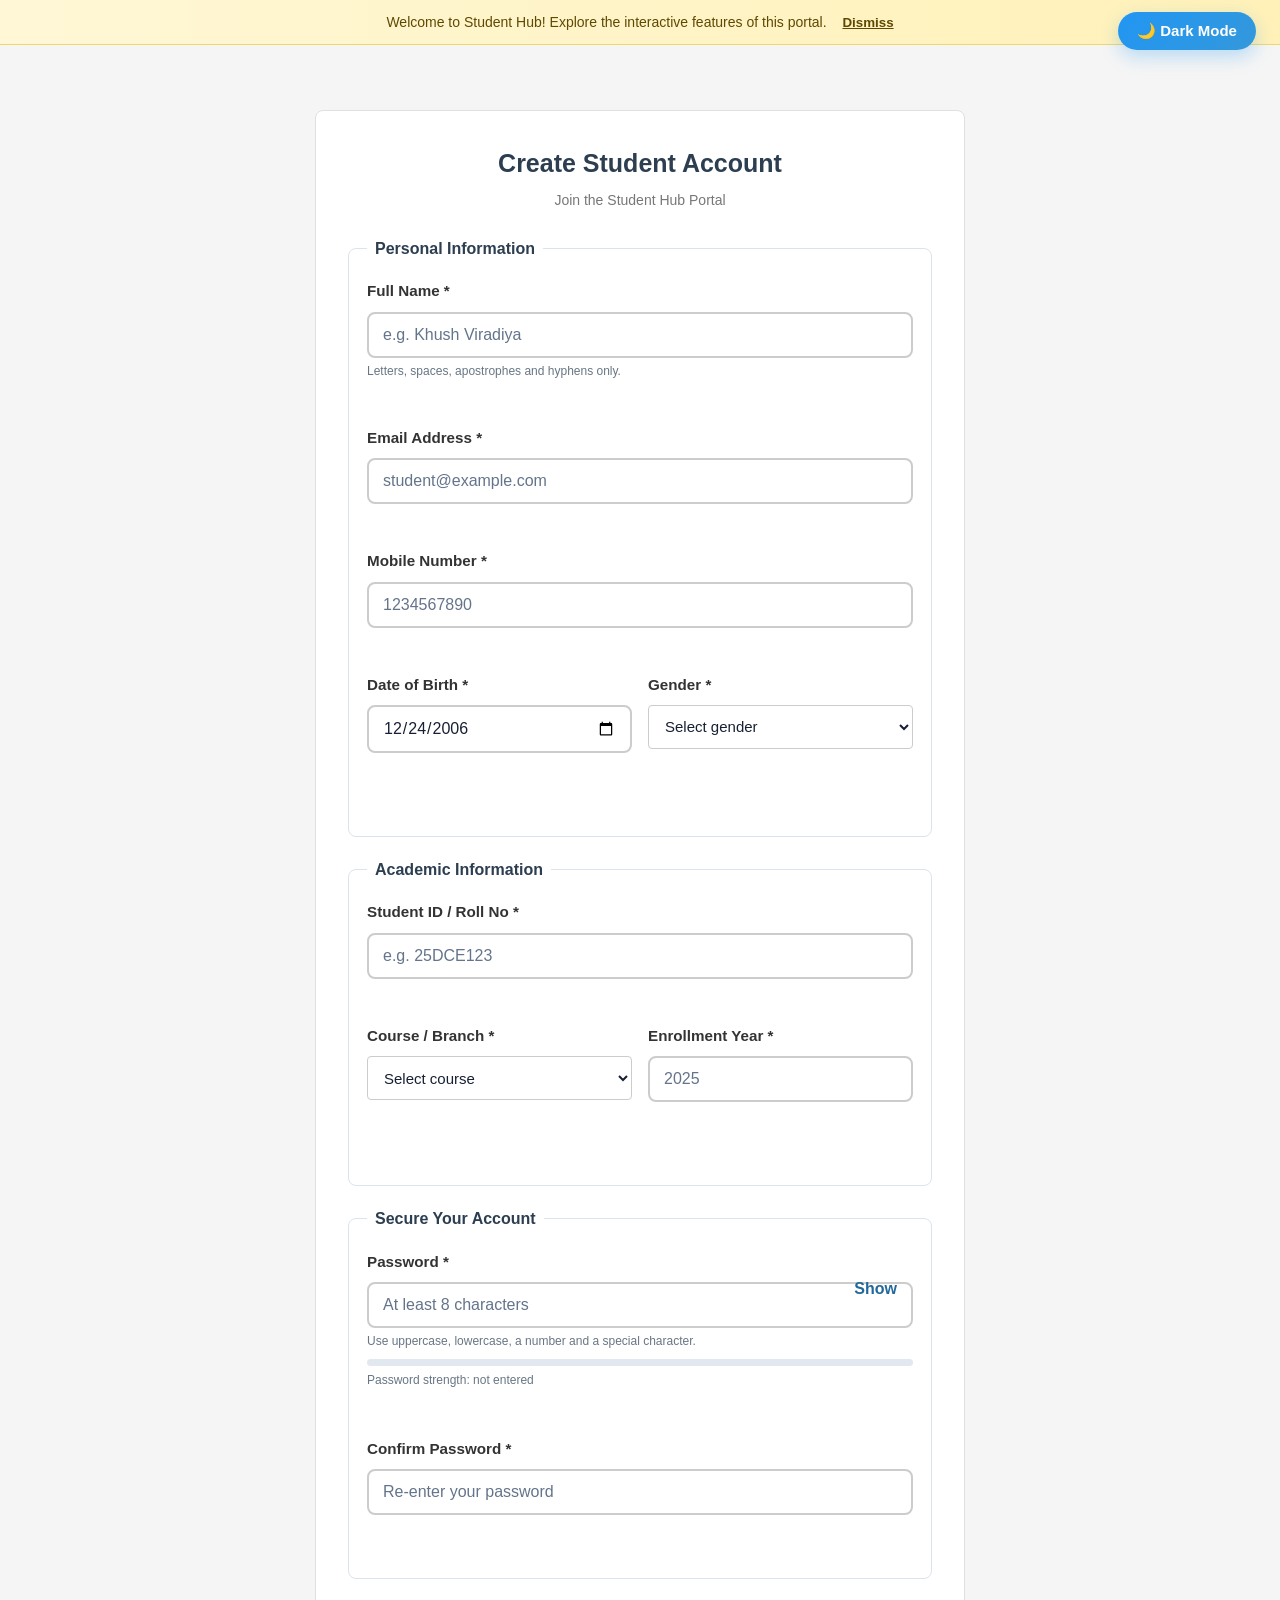
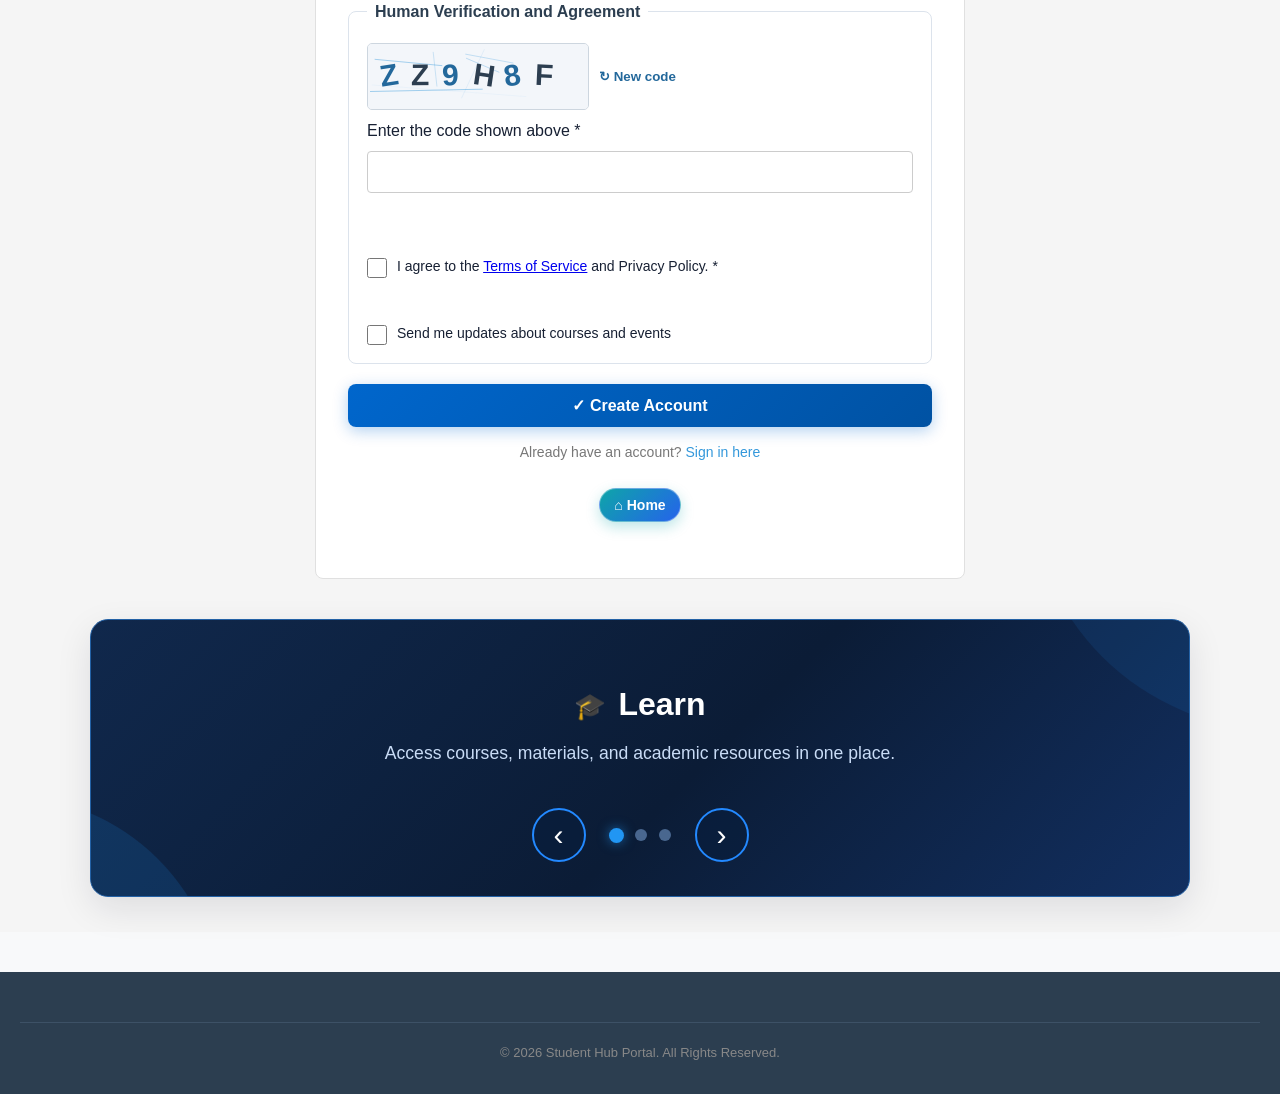
<file: PRACTICAL 5/PAGES/REGISTER.HTML>
<!DOCTYPE html>
<html lang="en">
<head>
    <meta charset="UTF-8">
    <meta name="viewport" content="width=device-width, initial-scale=1.0">
    <meta name="description" content="Accessible student registration form with client-side validation">
    <title>Student Registration - Student Hub</title>
    <link rel="stylesheet" href="../CSS/style.css">
    <link rel="stylesheet" href="../CSS/REGISTER.CSS">
    <link rel="stylesheet" href="../CSS/INTERACTIVE.CSS">
</head>
<body class="registration-page">
    <main class="auth-wrapper">
        <section class="auth-box registration-box" aria-labelledby="registration-title">
            <h1 id="registration-title">Create Student Account</h1>
            <p>Join the Student Hub Portal</p>
            <div class="form-summary" id="formSummary" role="alert" aria-live="polite" hidden></div>
            <form id="registrationForm" action="LOGIN.HTML" method="get" novalidate>
                <fieldset><legend>Personal Information</legend>
                    <div class="form-group"><label for="fullname">Full Name <span aria-hidden="true">*</span></label><input type="text" id="fullname" name="fullname" autocomplete="name" placeholder="e.g. Khush Viradiya" required minlength="2" maxlength="60"><small class="field-hint">Letters, spaces, apostrophes and hyphens only.</small><p class="field-error" id="fullnameError" aria-live="polite"></p></div>
                    <div class="form-group"><label for="email">Email Address <span aria-hidden="true">*</span></label><input type="email" id="email" name="email" autocomplete="email" placeholder="student@example.com" required><p class="field-error" id="emailError" aria-live="polite"></p></div>
                    <div class="form-group"><label for="phone">Mobile Number <span aria-hidden="true">*</span></label><input type="tel" id="phone" name="phone" autocomplete="tel" inputmode="tel" placeholder="1234567890" required><p class="field-error" id="phoneError" aria-live="polite"></p></div>
                    <div class="form-row"><div class="form-group"><label for="dob">Date of Birth <span aria-hidden="true">*</span></label><input type="date" id="dob" name="dob" autocomplete="bday" value="2006-12-24" required><p class="field-error" id="dobError" aria-live="polite"></p></div><div class="form-group"><label for="gender">Gender <span aria-hidden="true">*</span></label><select id="gender" name="gender" required><option value="">Select gender</option><option value="female">Female</option><option value="male">Male</option><option value="non-binary">Non-binary</option><option value="prefer-not-to-say">Prefer not to say</option></select><p class="field-error" id="genderError" aria-live="polite"></p></div></div>
                </fieldset>
                <fieldset><legend>Academic Information</legend>
                    <div class="form-group"><label for="studentid">Student ID / Roll No <span aria-hidden="true">*</span></label><input type="text" id="studentid" name="studentid" placeholder="e.g. 25DCE123" required pattern="[A-Za-z0-9-]{4,20}"><p class="field-error" id="studentidError" aria-live="polite"></p></div>
                    <div class="form-row"><div class="form-group"><label for="course">Course / Branch <span aria-hidden="true">*</span></label><select id="course" name="course" required><option value="">Select course</option><option>Computer Engineering</option><option>Information Technology</option><option>Electronics Engineering</option><option>Mechanical Engineering</option><option>Civil Engineering</option></select><p class="field-error" id="courseError" aria-live="polite"></p></div><div class="form-group"><label for="year">Enrollment Year <span aria-hidden="true">*</span></label><input type="number" id="year" name="year" min="2000" max="2099" inputmode="numeric" placeholder="2025" required><p class="field-error" id="yearError" aria-live="polite"></p></div></div>
                </fieldset>
                <fieldset><legend>Secure Your Account</legend>
                    <div class="form-group"><label for="password">Password <span aria-hidden="true">*</span></label><div class="password-input"><input type="password" id="password" name="password" autocomplete="new-password" placeholder="At least 8 characters" required minlength="8" aria-describedby="passwordHint strengthText"><button type="button" class="toggle-password" data-target="password" aria-label="Show password">Show</button></div><small id="passwordHint" class="field-hint">Use uppercase, lowercase, a number and a special character.</small><div class="strength-meter" aria-hidden="true"><span id="strengthBar"></span></div><small id="strengthText" class="strength-text" aria-live="polite">Password strength: not entered</small><p class="field-error" id="passwordError" aria-live="polite"></p></div>
                    <div class="form-group"><label for="confirmPassword">Confirm Password <span aria-hidden="true">*</span></label><input type="password" id="confirmPassword" name="confirmPassword" autocomplete="new-password" placeholder="Re-enter your password" required><p class="field-error" id="confirmPasswordError" aria-live="polite"></p></div>
                </fieldset>
                <fieldset><legend>Human Verification and Agreement</legend>
                    <div class="captcha-panel"><canvas id="captchaCanvas" width="220" height="65" aria-label="Visual CAPTCHA"></canvas><button type="button" id="refreshCaptcha" class="captcha-refresh" aria-label="Generate a new CAPTCHA">↻ New code</button><label for="captchaInput">Enter the code shown above <span aria-hidden="true">*</span></label><input type="text" id="captchaInput" name="captcha" autocomplete="off" inputmode="text" required maxlength="6" spellcheck="false"><p class="field-error" id="captchaInputError" aria-live="polite"></p></div>
                    <div class="checkbox-group"><input type="checkbox" id="terms" name="terms" required><label for="terms">I agree to the <a href="#terms">Terms of Service</a> and Privacy Policy. <span aria-hidden="true">*</span></label></div><p class="field-error" id="termsError" aria-live="polite"></p>
                    <div class="checkbox-group"><input type="checkbox" id="notifications" name="notifications"><label for="notifications">Send me updates about courses and events</label></div>
                </fieldset>
                <button type="submit" class="btn btn-primary submit-button">✓ Create Account</button>
            </form>
            <div class="auth-footer"><p>Already have an account? <a href="LOGIN.HTML">Sign in here</a></p><p><a class="home-link" href="../INDEX.HTML"><span aria-hidden="true">⌂</span> Home</a></p></div>
        </section>
    </main>
    <footer><div class="footer-bottom"><p>&copy; 2026 Student Hub Portal. All Rights Reserved.</p></div></footer>
    <script src="../JS/SCRIPT.JS"></script>
</body>
</html>
</file>
<file: PRACTICAL 5/CSS/style.css>
/* =========================================
   STUDENT HUB PORTAL - SHARED STYLESHEET
   Simple CSS for beginners to understand
   ========================================= */

/* --- RESET ---
   Remove default browser spacing */
* {
    margin: 0;
    padding: 0;
    box-sizing: border-box;
}

/* --- BODY ---
   Basic page appearance */
body {
    font-family: Arial, sans-serif;
    font-size: 16px;
    color: #333333;
    background-color: #f5f5f5;
    line-height: 1.6;
}

/* --- NAVIGATION BAR ---
   Sticky top menu used on every page */
.navbar {
    background-color: #2c3e50;
    padding: 12px 20px;
    position: sticky;
    top: 0;
    z-index: 100;
}

.nav-container {
    max-width: 1100px;
    margin: 0 auto;
    display: flex;
    justify-content: space-between;
    align-items: center;
}

.navbar-brand {
    color: white;
    font-size: 20px;
    font-weight: bold;
    text-decoration: none;
}

.nav-menu {
    display: flex;
    gap: 10px;
}

.nav-item {
    color: #cccccc;
    text-decoration: none;
    padding: 8px 14px;
    border-radius: 4px;
    font-size: 14px;
}

.nav-item:hover {
    background-color: #3d5166;
    color: white;
}

.nav-item.active {
    background-color: #3498db;
    color: white;
}

/* --- HERO SECTION ---
   Big banner at the top of a page */
.hero {
    background-color: #2c3e50;
    color: white;
    padding: 60px 20px;
    text-align: center;
}

.hero h1 {
    font-size: 32px;
    margin-bottom: 10px;
}

.hero p {
    font-size: 18px;
    color: #bdc3c7;
    margin-bottom: 20px;
}

/* --- BUTTONS ---
   Reusable button styles */
.btn {
    display: inline-block;
    padding: 12px 24px;
    border: none;
    border-radius: 5px;
    font-size: 15px;
    cursor: pointer;
    text-decoration: none;
    margin: 5px;
}

.btn-primary {
    background-color: #3498db;
    color: white;
}

.btn-primary:hover {
    background-color: #2980b9;
}

.btn-secondary {
    background-color: white;
    color: #2c3e50;
    border: 2px solid white;
}

.btn-secondary:hover {
    background-color: #ecf0f1;
    color: #2c3e50;
}

/* --- SECTION TITLE --- */
.section-title {
    text-align: center;
    font-size: 26px;
    margin-bottom: 30px;
    color: #2c3e50;
    padding-top: 30px;
}

/* --- CARD GRID ---
   Flexible row of cards */
.card-grid {
    display: flex;
    flex-wrap: wrap;
    gap: 20px;
    justify-content: center;
    padding: 20px;
    max-width: 1100px;
    margin: 0 auto;
}

.card {
    background-color: white;
    border: 1px solid #dddddd;
    border-radius: 8px;
    padding: 24px;
    width: 280px;
    text-align: center;
}

.card h3 {
    font-size: 18px;
    margin-bottom: 8px;
    color: #2c3e50;
}

.card p {
    font-size: 14px;
    color: #666666;
    margin-bottom: 14px;
}

.card-icon {
    font-size: 36px;
    margin-bottom: 10px;
}

.card-btn {
    display: inline-block;
    padding: 8px 18px;
    background-color: #3498db;
    color: white;
    border-radius: 4px;
    text-decoration: none;
    font-size: 14px;
}

.card-btn:hover {
    background-color: #2980b9;
}

/* --- STATS ROW --- */
.stats-row {
    display: flex;
    justify-content: center;
    gap: 30px;
    flex-wrap: wrap;
    padding: 20px;
}

.stat-box {
    background-color: white;
    border: 1px solid #dddddd;
    border-radius: 8px;
    padding: 20px 30px;
    text-align: center;
    min-width: 120px;
}

.stat-box h3 {
    font-size: 28px;
    color: #3498db;
}

.stat-box p {
    font-size: 13px;
    color: #666666;
}

/* --- FORMS ---
   Labels and input fields */
.form-group {
    margin-bottom: 16px;
}

.form-group label {
    display: block;
    font-size: 14px;
    font-weight: bold;
    margin-bottom: 5px;
    color: #444444;
}

.form-group input,
.form-group select,
.form-group textarea {
    width: 100%;
    padding: 10px 12px;
    border: 1px solid #cccccc;
    border-radius: 4px;
    font-size: 15px;
    background-color: white;
}

.form-group input:focus,
.form-group select:focus,
.form-group textarea:focus {
    outline: none;
    border-color: #3498db;
}

.form-group textarea {
    height: 120px;
    resize: vertical;
}

/* --- TABLE STYLES --- */
.table-container {
    overflow-x: auto;
    margin: 20px 0;
}

table {
    width: 100%;
    border-collapse: collapse;
    background-color: white;
    font-size: 14px;
}

table th {
    background-color: #2c3e50;
    color: white;
    padding: 12px;
    text-align: left;
}

table td {
    padding: 10px 12px;
    border-bottom: 1px solid #eeeeee;
}

table tr:hover {
    background-color: #f9f9f9;
}

/* --- BADGE (Status labels) --- */
.badge {
    display: inline-block;
    padding: 3px 10px;
    border-radius: 12px;
    font-size: 12px;
    font-weight: bold;
}

.badge-success {
    background-color: #d4edda;
    color: #155724;
}

.badge-warning {
    background-color: #fff3cd;
    color: #856404;
}

.badge-danger {
    background-color: #f8d7da;
    color: #721c24;
}

/* --- PROGRESS BAR --- */
.progress-bar {
    background-color: #e0e0e0;
    border-radius: 4px;
    height: 8px;
    overflow: hidden;
}

.progress-fill {
    background-color: #3498db;
    height: 100%;
    border-radius: 4px;
}

/* --- WHITE SECTION BOX --- */
.section-box {
    background-color: white;
    border: 1px solid #dddddd;
    border-radius: 8px;
    padding: 24px;
    margin: 20px auto;
    max-width: 1100px;
}

/* --- FOOTER --- */
footer {
    background-color: #2c3e50;
    color: #cccccc;
    padding: 30px 20px;
    margin-top: 40px;
}

.footer-inner {
    max-width: 1100px;
    margin: 0 auto;
    display: flex;
    flex-wrap: wrap;
    gap: 30px;
    justify-content: space-between;
}

.footer-col h4 {
    color: white;
    font-size: 15px;
    margin-bottom: 10px;
}

.footer-col p,
.footer-col a,
.footer-col li a {
    font-size: 13px;
    color: #aaaaaa;
    text-decoration: none;
    display: block;
    margin-bottom: 5px;
}

.footer-col ul {
    list-style: none;
}

.footer-col a:hover {
    color: white;
}

.footer-bottom {
    text-align: center;
    padding-top: 20px;
    margin-top: 20px;
    border-top: 1px solid #3d5166;
    font-size: 13px;
    color: #888888;
}

/* --- ACCORDION (for FAQ page) ---
   Expandable questions */
.accordion-item {
    border: 1px solid #dddddd;
    border-radius: 6px;
    margin-bottom: 10px;
    overflow: hidden;
}

.accordion-btn {
    width: 100%;
    background-color: white;
    border: none;
    padding: 14px 16px;
    text-align: left;
    font-size: 15px;
    font-weight: bold;
    cursor: pointer;
    color: #2c3e50;
    display: flex;
    justify-content: space-between;
    align-items: center;
}

.accordion-btn:hover {
    background-color: #f0f4f8;
}

.accordion-answer {
    display: none;
    padding: 14px 16px;
    background-color: #f9f9f9;
    border-top: 1px solid #eeeeee;
    font-size: 14px;
    color: #555555;
}

.accordion-answer.open {
    display: block;
}

/* --- TABS (for Admin page) ---
   Tab buttons to switch panels */
.tab-buttons {
    display: flex;
    gap: 8px;
    margin-bottom: 20px;
    flex-wrap: wrap;
}

.tab-btn {
    padding: 10px 20px;
    background-color: #ecf0f1;
    border: 1px solid #cccccc;
    border-radius: 4px;
    cursor: pointer;
    font-size: 14px;
    color: #333333;
}

.tab-btn.active {
    background-color: #3498db;
    color: white;
    border-color: #3498db;
}

.tab-panel {
    display: none;
}

.tab-panel.active {
    display: block;
}

/* --- PAGE HERO (for inner pages) --- */
.page-hero {
    background-color: #2c3e50;
    color: white;
    padding: 40px 20px;
    text-align: center;
}

.page-hero h1 {
    font-size: 28px;
    margin-bottom: 8px;
}

.page-hero p {
    font-size: 16px;
    color: #bdc3c7;
}

/* --- CONTAINER --- */
.container {
    max-width: 1100px;
    margin: 0 auto;
    padding: 20px;
}

/* --- LOGIN / REGISTER BOX ---
   Centered form for login and register pages */
.auth-wrapper {
    min-height: 100vh;
    display: flex;
    justify-content: center;
    align-items: center;
    padding: 20px;
    background-color: #f5f5f5;
}

.auth-box {
    background-color: white;
    border: 1px solid #dddddd;
    border-radius: 8px;
    padding: 32px;
    width: 100%;
    max-width: 420px;
}

.auth-box h2 {
    text-align: center;
    font-size: 22px;
    margin-bottom: 6px;
    color: #2c3e50;
}

.auth-box p {
    text-align: center;
    font-size: 14px;
    color: #777777;
    margin-bottom: 24px;
}

.auth-box .btn {
    width: 100%;
    text-align: center;
    margin: 10px 0 0 0;
}

.auth-footer {
    text-align: center;
    margin-top: 14px;
    font-size: 13px;
    color: #555555;
}

.auth-footer a {
    color: #3498db;
    text-decoration: none;
}

/* --- SMALL BUTTONS (for table actions) --- */
.btn-sm {
    padding: 5px 12px;
    font-size: 12px;
    border: none;
    border-radius: 4px;
    cursor: pointer;
    margin-right: 4px;
}

.btn-sm-edit {
    background-color: #3498db;
    color: white;
}

.btn-sm-delete {
    background-color: #e74c3c;
    color: white;
}

/* --- RESPONSIVE (phones and tablets) --- */
@media (max-width: 768px) {
    .nav-menu {
        flex-wrap: wrap;
    }

    .nav-item {
        font-size: 12px;
        padding: 6px 10px;
    }

    .hero h1 {
        font-size: 24px;
    }

    .card-grid {
        flex-direction: column;
        align-items: center;
    }

    .footer-inner {
        flex-direction: column;
    }

    .tab-buttons {
        flex-direction: column;
    }

    .auth-box {
        padding: 20px;
    }
}
</file>
<file: PRACTICAL 5/CSS/INTERACTIVE.CSS>
/* ================================================================
   PRACTICAL 4 - INTERACTIVE UI STYLES
   DOM Manipulation | Event Handling | UI Interactivity
   ================================================================ */

:root {
    --p4-bg: #f5f7fb;
    --p4-text: #1f2937;
    --p4-muted: #64748b;
    --p4-card: #ffffff;
    --p4-primary: #2196f3;
    --p4-primary-dark: #1565c0;
    --p4-border: #dbe4ef;
    --p4-shadow: 0 12px 35px rgba(15, 23, 42, 0.10);
}

html {
    scroll-behavior: smooth;
}

/* Make the Home destination visually distinct throughout the portal. */
.home-link {
    color: #ffffff !important;
    background: linear-gradient(135deg, #0ea5a8, #2563eb) !important;
    border: 1px solid rgba(255, 255, 255, .35);
    border-radius: 999px !important;
    font-weight: 700;
    box-shadow: 0 5px 14px rgba(14, 165, 168, .28);
    transition: transform .2s ease, box-shadow .2s ease, filter .2s ease;
}

.home-link:hover, .home-link:focus-visible {
    color: #ffffff !important;
    filter: brightness(1.1);
    transform: translateY(-2px);
    box-shadow: 0 8px 18px rgba(37, 99, 235, .35);
}

.auth-footer .home-link { display: inline-block; padding: 5px 14px; text-decoration: none; }
.profile-actions .home-link, .quick-links .home-link { display: flex; align-items: center; justify-content: center; }

body {
    transition: background-color .3s ease, color .3s ease;
}

/* ---------------- THEME ---------------- */
body.dark-theme {
    --p4-bg: #071426;
    --p4-text: #f1f5f9;
    --p4-muted: #b8c7dc;
    --p4-card: #10233f;
    --p4-primary: #2196f3;
    --p4-primary-dark: #42a5f5;
    --p4-border: #24466e;
    --p4-shadow: 0 15px 40px rgba(0, 0, 0, 0.35);
    background: #071426 !important;
    color: var(--p4-text);
}

body.dark-theme .card,
body.dark-theme .stat-box,
body.dark-theme table,
body.dark-theme .faq-item,
body.dark-theme input,
body.dark-theme select,
body.dark-theme textarea,
body.dark-theme .section-box,
body.dark-theme .auth-box {
    background: var(--p4-card);
    color: var(--p4-text);
    border-color: var(--p4-border);
}

body.dark-theme h1,
body.dark-theme h2,
body.dark-theme h3,
body.dark-theme h4,
body.dark-theme p,
body.dark-theme label,
body.dark-theme .section-title,
body.dark-theme .card h3,
body.dark-theme .card p,
body.dark-theme .container > div:first-child[style*="text-align: center"] h1,
body.dark-theme .container > div:first-child[style*="text-align: center"] p {
    color: var(--p4-text) !important;
}

/* ---------------- NOTIFICATION BANNER ---------------- */
.p4-banner {
    padding: 11px 18px;
    background: linear-gradient(90deg, #fff7d6, #fff1b8);
    color: #5f4900;
    text-align: center;
    position: relative;
    z-index: 1500;
    font-size: 14px;
    border-bottom: 1px solid #f0d76a;
}

.p4-banner button {
    margin-left: 12px;
    border: 0;
    background: transparent;
    color: #5f4900;
    cursor: pointer;
    font-weight: 700;
    text-decoration: underline;
}

body.dark-theme .p4-banner {
    background: #172b46;
    color: #dbeafe;
    border-bottom-color: #24466e;
}

body.dark-theme .p4-banner button {
    color: #93c5fd;
}

/* ---------------- PRACTICAL 4 TOOL AREA ----------------
   Theme button stays in the top-right corner. */
.p4-tools {
    position: fixed;
    top: 12px;
    right: 24px;
    z-index: 2000;
    display: flex;
    align-items: center;
    justify-content: flex-end;
    gap: 10px;
    padding: 0;
    background: transparent;
    border: 0;
}

.p4-tool {
    border: 0;
    border-radius: 10px;
    padding: 10px 16px;
    cursor: pointer;
    background: linear-gradient(135deg, #2196f3, #3498db);
    color: #ffffff;
    font-size: 15px;
    font-weight: 600;
    box-shadow: 0 7px 18px rgba(33, 150, 243, .28);
    transition: transform .2s ease, box-shadow .2s ease, background .2s ease;
}

.p4-tool:hover {
    transform: translateY(-2px);
    box-shadow: 0 10px 24px rgba(33, 150, 243, .38);
}

.p4-tool:focus-visible,
.p4-arrow:focus-visible,
.p4-dot:focus-visible,
.p4-close:focus-visible {
    outline: 3px solid rgba(33, 150, 243, .45);
    outline-offset: 3px;
}

/* Make the theme control look like a modern toggle button. */
.p4-tools .p4-tool:first-child {
    min-width: 138px;
    border-radius: 999px;
    padding: 10px 18px;
}

/* Hamburger is hidden on desktop and appears on smaller screens. */
.p4-hamburger {
    display: none;
}

/* ---------------- HOME WELCOME AREA ---------------- */
.container > div:first-child[style*="text-align: center"] {
    position: relative;
    overflow: hidden;
    margin: 0 -20px 35px;
    padding: 62px 20px 58px !important;
    background: radial-gradient(circle at 50% -30%, #183d70 0%, #0c1d35 48%, #071426 100%);
    border-bottom: 1px solid #21466e;
    text-align: center;
}

.container > div:first-child[style*="text-align: center"]::before,
.container > div:first-child[style*="text-align: center"]::after {
    content: "";
    position: absolute;
    border-radius: 50%;
    pointer-events: none;
}

.container > div:first-child[style*="text-align: center"]::before {
    width: 500px;
    height: 500px;
    left: -260px;
    top: -330px;
    background: rgba(33, 150, 243, .13);
}

.container > div:first-child[style*="text-align: center"]::after {
    width: 600px;
    height: 600px;
    right: -300px;
    bottom: -520px;
    background: rgba(33, 150, 243, .12);
}

.container > div:first-child[style*="text-align: center"] h1 {
    position: relative;
    z-index: 1;
    color: #f8fafc !important;
    font-family: "Segoe UI", Inter, Arial, sans-serif;
    font-size: clamp(2rem, 4vw, 3rem) !important;
    font-weight: 800;
    letter-spacing: -.5px;
    margin-bottom: 12px;
}

.container > div:first-child[style*="text-align: center"] p {
    position: relative;
    z-index: 1;
    color: #cbdcf2 !important;
    font-size: clamp(1rem, 2vw, 1.2rem);
}

/* ---------------- SLIDER ---------------- */
.p4-slider {
    position: relative;
    max-width: 1100px;
    margin: 42px auto;
    padding: 38px 40px 34px;
    text-align: center;
    background: linear-gradient(135deg, #10284c 0%, #0b1c36 55%, #122f60 100%);
    color: #f8fafc;
    border: 1px solid #2361a5;
    border-radius: 18px;
    box-shadow: var(--p4-shadow);
    overflow: hidden;
}

.p4-slider::before,
.p4-slider::after {
    content: "";
    position: absolute;
    border-radius: 50%;
    pointer-events: none;
}

.p4-slider::before {
    width: 430px;
    height: 430px;
    left: -300px;
    bottom: -330px;
    background: rgba(33, 150, 243, .14);
}

.p4-slider::after {
    width: 500px;
    height: 500px;
    right: -340px;
    top: -390px;
    background: rgba(33, 150, 243, .10);
}

.p4-slide {
    display: none;
    position: relative;
    z-index: 1;
    min-height: 130px;
    align-items: center;
    justify-content: center;
    flex-direction: column;
    animation: p4fade .35s ease;
}

.p4-slide.active {
    display: flex;
}

.p4-slide h3 {
    margin: 0 0 8px;
    color: #ffffff;
    font-size: 2rem;
    font-weight: 800;
}

.p4-slide h3::before {
    content: "🎓";
    margin-right: 12px;
    font-size: 1.6rem;
}

.p4-slide p {
    margin: 0;
    color: #c9dcf6;
    font-size: 1.1rem;
}

/* Modern circular previous/next controls with dots in between. */
.p4-slider-controls {
    position: relative;
    z-index: 2;
    display: flex;
    align-items: center;
    justify-content: center;
    gap: 24px;
    margin-top: 20px;
}

.p4-arrow {
    width: 54px;
    height: 54px;
    border-radius: 50%;
    border: 2px solid #2389ff;
    background: rgba(9, 30, 60, .55);
    color: #ffffff;
    font-size: 30px;
    line-height: 1;
    cursor: pointer;
    display: inline-flex;
    align-items: center;
    justify-content: center;
    transition: transform .2s ease, background .2s ease, box-shadow .2s ease;
}

.p4-arrow:hover {
    transform: scale(1.08);
    background: #168af4;
    box-shadow: 0 0 22px rgba(33, 150, 243, .38);
}

.p4-dots {
    display: flex;
    align-items: center;
    gap: 12px;
}

.p4-dot {
    width: 12px;
    height: 12px;
    padding: 0;
    border: 0;
    border-radius: 50%;
    background: #49678f;
    cursor: pointer;
    transition: transform .2s ease, background .2s ease;
}

.p4-dot.active {
    width: 13px;
    height: 13px;
    background: #2196f3;
    transform: scale(1.15);
    box-shadow: 0 0 10px rgba(33, 150, 243, .6);
}

/* ---------------- MODAL ---------------- */
.p4-modal {
    display: none;
    position: fixed;
    inset: 0;
    background: rgba(3, 12, 27, .75);
    backdrop-filter: blur(4px);
    z-index: 3000;
    align-items: center;
    justify-content: center;
    padding: 20px;
}

.p4-modal.open {
    display: flex;
}

.p4-modal-box {
    background: var(--p4-card);
    color: var(--p4-text);
    max-width: 480px;
    width: 100%;
    padding: 30px;
    border-radius: 16px;
    position: relative;
    box-shadow: 0 25px 70px rgba(0, 0, 0, .35);
    animation: p4modal .25s ease;
}

.p4-modal-box h2 {
    margin-bottom: 10px;
}

.p4-close {
    position: absolute;
    right: 14px;
    top: 10px;
    border: 0;
    background: transparent;
    font-size: 28px;
    cursor: pointer;
    color: inherit;
}

/* ---------------- TOAST ---------------- */
.p4-toast {
    position: fixed;
    right: 24px;
    bottom: 24px;
    background: #10233f;
    color: #ffffff;
    padding: 14px 18px;
    border-radius: 10px;
    z-index: 3100;
    display: none;
    box-shadow: 0 10px 30px rgba(0, 0, 0, .25);
}

.p4-toast.show {
    display: block;
    animation: p4fade .3s ease;
}

.faq-answer {
    transition: max-height .25s ease, opacity .25s ease;
}

@keyframes p4fade {
    from { opacity: 0; transform: translateY(5px); }
    to { opacity: 1; transform: translateY(0); }
}

@keyframes p4modal {
    from { opacity: 0; transform: translateY(15px) scale(.98); }
    to { opacity: 1; transform: translateY(0) scale(1); }
}

/* ---------------- RESPONSIVE ---------------- */
@media (max-width: 760px) {
    .p4-tools {
        top: 10px;
        right: 12px;
    }

    .p4-tools .p4-tool:first-child {
        min-width: auto;
        padding: 9px 13px;
        font-size: 13px;
    }

    .p4-hamburger {
        display: inline-block;
    }

    .nav-container {
        flex-wrap: wrap;
    }

    .nav-menu {
        display: none !important;
        width: 100%;
        flex-direction: column;
        gap: 4px !important;
        margin-top: 12px;
    }

    .nav-menu.p4-open {
        display: flex !important;
    }

    .nav-menu .nav-item {
        display: block;
        text-align: center;
    }

    .container > div:first-child[style*="text-align: center"] {
        margin-left: -20px;
        margin-right: -20px;
        padding: 48px 18px !important;
    }

    .p4-slider {
        margin-left: 10px;
        margin-right: 10px;
        padding: 30px 18px;
    }

    .p4-slide h3 {
        font-size: 1.55rem;
    }

    .p4-slide p {
        font-size: .98rem;
    }

    .p4-slider-controls {
        gap: 18px;
    }
}

/* ================================================================
   PRACTICAL 4 - DARK MODE TEXT VISIBILITY FIX
   Keep light cards readable when the page background is dark.
   ================================================================ */

body.dark-theme .feature-card,
body.dark-theme .mission-card,
body.dark-theme .vision-card,
body.dark-theme .values-card,
body.dark-theme .info-card,
body.dark-theme .office-address,
body.dark-theme .form-section,
body.dark-theme .link-card,
body.dark-theme .capability-item,
body.dark-theme .event-card,
body.dark-theme .student-card,
body.dark-theme .metric-card,
body.dark-theme .stat-card,
body.dark-theme .stat-box,
body.dark-theme .card {
    color: #172033 !important;
}

body.dark-theme .feature-card h3,
body.dark-theme .feature-card p,
body.dark-theme .mission-card h3,
body.dark-theme .mission-card p,
body.dark-theme .vision-card h3,
body.dark-theme .vision-card p,
body.dark-theme .values-card h3,
body.dark-theme .values-card p,
body.dark-theme .info-card h3,
body.dark-theme .info-card p,
body.dark-theme .office-address h3,
body.dark-theme .office-address h4,
body.dark-theme .office-address p,
body.dark-theme .form-section h2,
body.dark-theme .form-section label,
body.dark-theme .link-card,
body.dark-theme .event-card h3,
body.dark-theme .event-card p,
body.dark-theme .student-card h3,
body.dark-theme .student-card p,
body.dark-theme .metric-card h3,
body.dark-theme .metric-card p,
body.dark-theme .stat-card h3,
body.dark-theme .stat-card p,
body.dark-theme .stat-box h3,
body.dark-theme .stat-box p,
body.dark-theme .card h3,
body.dark-theme .card p {
    color: #172033 !important;
}

/* Make text inside common light cards comfortably dark and readable. */
body.dark-theme .feature-card,
body.dark-theme .mission-card,
body.dark-theme .vision-card,
body.dark-theme .values-card,
body.dark-theme .info-card,
body.dark-theme .office-address,
body.dark-theme .form-section,
body.dark-theme .link-card {
    background: #ffffff !important;
}

/* Contact form: dark fields with clearly visible white text. */
body.dark-theme .form-section .form-group input,
body.dark-theme .form-section .form-group select,
body.dark-theme .form-section .form-group textarea {
    background: #132b4d !important;
    color: #ffffff !important;
    border-color: #3c6fa8 !important;
}

body.dark-theme .form-section .form-group input::placeholder,
body.dark-theme .form-section .form-group textarea::placeholder {
    color: #b9c8da !important;
    opacity: 1;
}

body.dark-theme .form-section .form-group label {
    color: #172033 !important;
    font-weight: 700;
}

body.dark-theme .info-card a,
body.dark-theme .link-card,
body.dark-theme .link-card span {
    color: #0066cc !important;
}

body.dark-theme .info-card .info-icon,
body.dark-theme .feature-card i,
body.dark-theme .card-icon {
    color: #0066cc !important;
}

/* Improve contrast for headings on dark page sections. */
body.dark-theme .features-section > h2,
body.dark-theme .core-features > h2,
body.dark-theme .action-links > h3,
body.dark-theme .info-section > h2,
body.dark-theme .quick-links > h2 {
    color: #f8fafc !important;
}

/* Ensure normal paragraphs outside white cards remain visible. */
body.dark-theme .features-section > p,
body.dark-theme .core-features > p,
body.dark-theme .action-links > p,
body.dark-theme .info-section > p {
    color: #d7e3f2 !important;
}

/* ================================================================
   LIGHT MODE RESET
   The page-specific stylesheets contain some fixed dark/light colors.
   Re-apply the light palette explicitly after dark mode is removed so
   the theme switch never leaves white text on a white surface.
   ================================================================ */

body:not(.dark-theme) {
    background-color: #f8f9fa !important;
    color: #333333;
}

body:not(.dark-theme) .feature-card,
body:not(.dark-theme) .mission-card,
body:not(.dark-theme) .vision-card,
body:not(.dark-theme) .values-card,
body:not(.dark-theme) .info-card,
body:not(.dark-theme) .office-address,
body:not(.dark-theme) .form-section,
body:not(.dark-theme) .link-card,
body:not(.dark-theme) .capability-item,
body:not(.dark-theme) .event-card,
body:not(.dark-theme) .student-card,
body:not(.dark-theme) .metric-card,
body:not(.dark-theme) .stat-card,
body:not(.dark-theme) .stat-box,
body:not(.dark-theme) .card,
body:not(.dark-theme) .section-box,
body:not(.dark-theme) .auth-box,
body:not(.dark-theme) table {
    background: #ffffff !important;
    color: #172033 !important;
    border-color: #e0e0e0;
}

body:not(.dark-theme) .feature-card h3,
body:not(.dark-theme) .feature-card p,
body:not(.dark-theme) .mission-card h3,
body:not(.dark-theme) .mission-card p,
body:not(.dark-theme) .vision-card h3,
body:not(.dark-theme) .vision-card p,
body:not(.dark-theme) .values-card h3,
body:not(.dark-theme) .values-card p,
body:not(.dark-theme) .info-card h3,
body:not(.dark-theme) .info-card p,
body:not(.dark-theme) .office-address h3,
body:not(.dark-theme) .office-address h4,
body:not(.dark-theme) .office-address p,
body:not(.dark-theme) .form-section h2,
body:not(.dark-theme) .form-section label,
body:not(.dark-theme) .link-card,
body:not(.dark-theme) .event-card h3,
body:not(.dark-theme) .event-card p,
body:not(.dark-theme) .student-card h3,
body:not(.dark-theme) .student-card p,
body:not(.dark-theme) .metric-card h3,
body:not(.dark-theme) .metric-card p,
body:not(.dark-theme) .stat-card h3,
body:not(.dark-theme) .stat-card p,
body:not(.dark-theme) .stat-box h3,
body:not(.dark-theme) .stat-box p,
body:not(.dark-theme) .card h3,
body:not(.dark-theme) .card p {
    color: #172033 !important;
}

body:not(.dark-theme) .form-section input,
body:not(.dark-theme) .form-section select,
body:not(.dark-theme) .form-section textarea,
body:not(.dark-theme) input,
body:not(.dark-theme) select,
body:not(.dark-theme) textarea {
    background: #ffffff !important;
    color: #172033 !important;
    border-color: #cccccc !important;
}

body:not(.dark-theme) input::placeholder,
body:not(.dark-theme) textarea::placeholder {
    color: #64748b;
    opacity: 1;
}

/* The welcome block is enhanced by INTERACTIVE.CSS, so give it a real
   light appearance instead of retaining the dark gradient in light mode. */
body:not(.dark-theme) .container > div:first-child[style*="text-align: center"] {
    background: linear-gradient(135deg, #eef6ff, #f7fbff) !important;
    border-bottom-color: #cfe3f8;
}

body:not(.dark-theme) .container > div:first-child[style*="text-align: center"] h1 {
    color: #001a4d !important;
}

body:not(.dark-theme) .container > div:first-child[style*="text-align: center"] p {
    color: #666666 !important;
}

/* ================================================================
   DARK MODE SURFACE-SPECIFIC CONTRAST
   Dark cards and light content panels need different text colors.
   ================================================================ */

/* Home cards use the dark theme card background. */
body.dark-theme .card,
body.dark-theme .stat-box {
    background: #10233f !important;
    color: #f1f5f9 !important;
    border-color: #24466e !important;
}

body.dark-theme .card h3,
body.dark-theme .card p,
body.dark-theme .stat-box h3,
body.dark-theme .stat-box p {
    color: #f1f5f9 !important;
}

/* Profile and dashboard content panels stay light in dark mode. */
body.dark-theme .profile-header,
body.dark-theme .profile-section,
body.dark-theme .profile-actions,
body.dark-theme .info-item,
body.dark-theme .section,
body.dark-theme .metric-card,
body.dark-theme .task-item {
    background: #ffffff !important;
    color: #172033 !important;
    border-color: #dbe4ef !important;
}

body.dark-theme .profile-details h1,
body.dark-theme .profile-details p,
body.dark-theme .section-header h2,
body.dark-theme .info-item label,
body.dark-theme .info-item p,
body.dark-theme .section h2,
body.dark-theme .metric-card h3,
body.dark-theme .metric-card p,
body.dark-theme .task-content h4,
body.dark-theme .task-content p {
    color: #172033 !important;
}

/* The dashboard student summary is a blue gradient, so it needs white text. */
body.dark-theme .student-card,
body.dark-theme .student-card h2,
body.dark-theme .student-card p,
body.dark-theme .student-card .stat-value,
body.dark-theme .student-card .stat-label {
    color: #ffffff !important;
}

/* Remaining white panels used by the landing, admin, login, register, and
   profile pages. Keep their text dark so no panel is left with low contrast. */
body.dark-theme .features,
body.dark-theme .tab-content,
body.dark-theme .login-box,
body.dark-theme .register-container,
body.dark-theme .action-link {
    background: #ffffff !important;
    color: #172033 !important;
    border-color: #dbe4ef !important;
}

body.dark-theme .features h1,
body.dark-theme .features h2,
body.dark-theme .features h3,
body.dark-theme .features p,
body.dark-theme .tab-content h1,
body.dark-theme .tab-content h2,
body.dark-theme .tab-content h3,
body.dark-theme .tab-content p,
body.dark-theme .login-box h1,
body.dark-theme .login-box h2,
body.dark-theme .login-box h3,
body.dark-theme .login-box p,
body.dark-theme .login-box label,
body.dark-theme .register-container h1,
body.dark-theme .register-container h2,
body.dark-theme .register-container h3,
body.dark-theme .register-container p,
body.dark-theme .register-container label,
body.dark-theme .action-link h3,
body.dark-theme .action-link p,
body.dark-theme .action-link span {
    color: #172033 !important;
}
</file>
<file: PRACTICAL 5/CSS/ABOUT.CSS>
:root {
    --primary-color: #0066cc;
    --primary-hover: #0052a3;
    --secondary-color: #00d4ff;
    --dark-blue: #001a4d;
    --text-color: #333333;
    --text-light: #666666;
    --success-color: #27ae60;
    --border-color: #e0e0e0;
    --bg-color: #f8f9fa;
    --card-bg: #ffffff;
}

* {
    margin: 0;
    padding: 0;
    box-sizing: border-box;
    font-family: 'Segoe UI', 'Roboto', Tahoma, Geneva, Verdana, sans-serif;
}

body {
    background-color: var(--bg-color);
    color: var(--text-color);
    line-height: 1.6;
}

.navbar {
    background: linear-gradient(135deg, var(--dark-blue) 0%, var(--primary-color) 100%);
    color: white;
    padding: 1rem 0;
    position: sticky;
    top: 0;
    z-index: 1000;
    box-shadow: 0 4px 15px rgba(0, 0, 0, 0.1);
}

.nav-container {
    max-width: 1200px;
    margin: 0 auto;
    display: flex;
    justify-content: space-between;
    align-items: center;
    padding: 0 20px;
}

.navbar-brand {
    display: flex;
    align-items: center;
    gap: 10px;
    font-size: 1.4rem;
    font-weight: 700;
}

.nav-menu {
    display: flex;
    gap: 30px;
    flex-wrap: wrap;
}

.nav-item {
    color: white;
    text-decoration: none;
    font-weight: 500;
    display: flex;
    align-items: center;
    gap: 8px;
    padding: 8px 12px;
    border-radius: 6px;
    transition: all 0.3s ease;
}

.nav-item:hover {
    background: rgba(255, 255, 255, 0.1);
}

.nav-item.active {
    background: rgba(255, 255, 255, 0.2);
    border-bottom: 2px solid var(--secondary-color);
}

.about-container {
    max-width: 1200px;
    margin: 0 auto;
    padding: 0 20px;
}

/* Hero Section */
.hero-section {
    text-align: center;
    padding: 80px 20px;
    background: linear-gradient(135deg, var(--dark-blue), var(--primary-color));
    color: white;
    border-radius: 12px;
    margin: 40px 0;
    box-shadow: 0 4px 20px rgba(0, 0, 0, 0.1);
}

.hero-content h1 {
    font-size: 3rem;
    margin-bottom: 15px;
    text-shadow: 2px 2px 4px rgba(0, 0, 0, 0.3);
}

.hero-content p {
    font-size: 1.3rem;
    margin-bottom: 40px;
    opacity: 0.95;
}

.hero-stats {
    display: grid;
    grid-template-columns: repeat(auto-fit, minmax(150px, 1fr));
    gap: 30px;
    margin-top: 40px;
}

.stat-item {
    display: flex;
    flex-direction: column;
    align-items: center;
}

.stat-number {
    font-size: 2.5rem;
    font-weight: 700;
    display: block;
}

.stat-text {
    font-size: 0.9rem;
    opacity: 0.85;
    margin-top: 5px;
}

/* Mission, Vision, Values */
.mission-vision {
    display: grid;
    grid-template-columns: repeat(auto-fit, minmax(300px, 1fr));
    gap: 30px;
    margin: 60px 0;
}

.mission-card,
.vision-card,
.values-card {
    background: white;
    padding: 40px;
    border-radius: 12px;
    text-align: center;
    box-shadow: 0 2px 10px rgba(0, 0, 0, 0.05);
    transition: all 0.3s ease;
    border-top: 4px solid var(--primary-color);
}

.mission-card:hover,
.vision-card:hover,
.values-card:hover {
    transform: translateY(-8px);
    box-shadow: 0 8px 25px rgba(0, 102, 204, 0.15);
}

.card-icon {
    font-size: 3rem;
    color: var(--primary-color);
    margin-bottom: 15px;
}

.mission-card h3,
.vision-card h3,
.values-card h3 {
    font-size: 1.4rem;
    margin-bottom: 15px;
    color: var(--dark-blue);
}

.mission-card p,
.vision-card p,
.values-card p {
    color: var(--text-light);
    line-height: 1.8;
}

/* Features Section */
.features-section {
    margin: 80px 0;
}

.features-section h2 {
    text-align: center;
    font-size: 2.5rem;
    color: var(--dark-blue);
    margin-bottom: 50px;
}

.features-grid {
    display: grid;
    grid-template-columns: repeat(auto-fit, minmax(280px, 1fr));
    gap: 30px;
}

.feature-card {
    background: white;
    padding: 30px;
    border-radius: 12px;
    text-align: center;
    box-shadow: 0 2px 10px rgba(0, 0, 0, 0.05);
    transition: all 0.3s ease;
}

.feature-card:hover {
    transform: translateY(-5px);
    box-shadow: 0 8px 25px rgba(0, 102, 204, 0.15);
}

.feature-card i {
    font-size: 2.5rem;
    color: var(--primary-color);
    margin-bottom: 15px;
    display: block;
}

.feature-card h3 {
    font-size: 1.3rem;
    margin-bottom: 12px;
    color: var(--dark-blue);
}

.feature-card p {
    color: var(--text-light);
    font-size: 0.95rem;
}

/* Core Features */
.core-features {
    background: linear-gradient(135deg, rgba(0, 102, 204, 0.1), rgba(0, 212, 255, 0.1));
    padding: 60px 20px;
    border-radius: 12px;
    margin: 80px 0;
}

.core-features h2 {
    text-align: center;
    font-size: 2.5rem;
    color: var(--dark-blue);
    margin-bottom: 50px;
}

.capabilities-grid {
    display: grid;
    grid-template-columns: repeat(auto-fit, minmax(250px, 1fr));
    gap: 30px;
}

.capability-item {
    text-align: center;
}

.capability-icon {
    display: flex;
    align-items: center;
    justify-content: center;
    width: 80px;
    height: 80px;
    margin: 0 auto 15px;
    background: linear-gradient(135deg, var(--primary-color), var(--secondary-color));
    border-radius: 50%;
    color: white;
    font-size: 2rem;
}

.capability-item h4 {
    font-size: 1.2rem;
    margin-bottom: 10px;
    color: var(--dark-blue);
}

.capability-item p {
    color: var(--text-light);
    font-size: 0.95rem;
}

/* CTA Section */
.cta-section {
    text-align: center;
    padding: 80px 20px;
    background: linear-gradient(135deg, var(--primary-color), var(--secondary-color));
    color: white;
    border-radius: 12px;
    margin: 80px 0;
    box-shadow: 0 4px 20px rgba(0, 0, 0, 0.1);
}

.cta-section h2 {
    font-size: 2.5rem;
    margin-bottom: 15px;
}

.cta-section p {
    font-size: 1.2rem;
    margin-bottom: 40px;
    opacity: 0.95;
}

.cta-buttons {
    display: flex;
    gap: 20px;
    justify-content: center;
    flex-wrap: wrap;
}

.btn-primary,
.btn-secondary {
    padding: 14px 40px;
    border-radius: 8px;
    text-decoration: none;
    font-weight: 600;
    display: inline-flex;
    align-items: center;
    gap: 10px;
    transition: all 0.3s ease;
    border: 2px solid transparent;
}

.btn-primary {
    background: white;
    color: var(--primary-color);
}

.btn-primary:hover {
    transform: translateY(-2px);
    box-shadow: 0 6px 20px rgba(0, 0, 0, 0.2);
}

.btn-secondary {
    background: transparent;
    color: white;
    border-color: white;
}

.btn-secondary:hover {
    background: rgba(255, 255, 255, 0.1);
}

/* Action Links */
.action-links {
    margin: 60px 0;
    text-align: center;
}

.action-links h3 {
    font-size: 2rem;
    color: var(--dark-blue);
    margin-bottom: 40px;
}

.links-grid {
    display: grid;
    grid-template-columns: repeat(auto-fit, minmax(200px, 1fr));
    gap: 20px;
}

.link-card {
    background: white;
    padding: 25px;
    border-radius: 12px;
    text-decoration: none;
    color: var(--primary-color);
    display: flex;
    flex-direction: column;
    align-items: center;
    gap: 12px;
    box-shadow: 0 2px 10px rgba(0, 0, 0, 0.05);
    transition: all 0.3s ease;
    border: 2px solid var(--border-color);
}

.link-card:hover {
    border-color: var(--primary-color);
    transform: translateY(-3px);
    box-shadow: 0 6px 20px rgba(0, 102, 204, 0.15);
}

.link-card i {
    font-size: 2rem;
}

.link-card span {
    font-weight: 600;
    font-size: 1.1rem;
}

/* Footer */
footer {
    background: var(--dark-blue);
    color: white;
    padding: 40px 20px;
    margin-top: 80px;
}

.footer-content {
    max-width: 1200px;
    margin: 0 auto;
    display: grid;
    grid-template-columns: repeat(auto-fit, minmax(250px, 1fr));
    gap: 30px;
}

.footer-section h4 {
    margin-bottom: 15px;
    font-size: 1.1rem;
}

.footer-section ul {
    list-style: none;
}

.footer-section a {
    color: rgba(255, 255, 255, 0.7);
    text-decoration: none;
    display: block;
    margin-bottom: 8px;
    transition: color 0.3s ease;
}

.footer-section a:hover {
    color: white;
}

.footer-section p {
    color: rgba(255, 255, 255, 0.7);
    font-size: 0.95rem;
    margin-bottom: 8px;
}

/* Responsive Design */
@media (max-width: 768px) {
    .hero-content h1 {
        font-size: 2rem;
    }

    .hero-stats {
        grid-template-columns: 1fr;
        gap: 20px;
    }

    .features-grid {
        grid-template-columns: 1fr;
    }

    .cta-buttons {
        flex-direction: column;
    }

    .btn-primary,
    .btn-secondary {
        width: 100%;
        justify-content: center;
    }

    .nav-menu {
        gap: 10px;
    }

    .links-grid {
        grid-template-columns: repeat(2, 1fr);
    }

    .mission-card,
    .vision-card,
    .values-card {
        padding: 30px 20px;
    }
}

@media (max-width: 480px) {
    .hero-section {
        padding: 40px 15px;
    }

    .hero-content h1 {
        font-size: 1.5rem;
    }

    .hero-content p {
        font-size: 1rem;
    }

    .features-section h2,
    .core-features h2 {
        font-size: 1.8rem;
    }

    .cta-section h2 {
        font-size: 1.8rem;
    }

    .links-grid {
        grid-template-columns: 1fr;
    }

    .footer-content {
        grid-template-columns: 1fr;
    }

    .nav-item {
        gap: 5px;
        padding: 6px 10px;
        font-size: 0.9rem;
    }
}
</file>
<file: PRACTICAL 5/CSS/ADMIN.CSS>
:root {
    --primary-color: #0066cc;
    --primary-hover: #0052a3;
    --secondary-color: #00d4ff;
    --dark-blue: #001a4d;
    --text-color: #333333;
    --text-light: #666666;
    --success-color: #27ae60;
    --warning-color: #f39c12;
    --error-color: #e74c3c;
    --border-color: #e0e0e0;
    --bg-color: #f8f9fa;
    --card-bg: #ffffff;
}

* {
    margin: 0;
    padding: 0;
    box-sizing: border-box;
    font-family: 'Segoe UI', 'Roboto', Tahoma, Geneva, Verdana, sans-serif;
}

body {
    background-color: var(--bg-color);
    color: var(--text-color);
    line-height: 1.6;
}

.navbar {
    background: linear-gradient(135deg, var(--dark-blue) 0%, var(--primary-color) 100%);
    color: white;
    padding: 1rem 0;
    position: sticky;
    top: 0;
    z-index: 1000;
    box-shadow: 0 4px 15px rgba(0, 0, 0, 0.1);
}

.nav-container {
    max-width: 1400px;
    margin: 0 auto;
    display: flex;
    justify-content: space-between;
    align-items: center;
    padding: 0 20px;
}

.navbar-brand {
    display: flex;
    align-items: center;
    gap: 10px;
    font-size: 1.4rem;
    font-weight: 700;
}

.nav-menu {
    display: flex;
    gap: 30px;
    flex-wrap: wrap;
}

.nav-item {
    color: white;
    text-decoration: none;
    font-weight: 500;
    display: flex;
    align-items: center;
    gap: 8px;
    padding: 8px 12px;
    border-radius: 6px;
    transition: all 0.3s ease;
}

.nav-item:hover {
    background: rgba(255, 255, 255, 0.1);
}

.nav-item.active {
    background: rgba(255, 255, 255, 0.2);
    border-bottom: 2px solid var(--secondary-color);
}

.admin-container {
    max-width: 1400px;
    margin: 0 auto;
    padding: 40px 20px;
}

/* Admin Header */
.admin-header {
    margin-bottom: 40px;
}

.admin-header h1 {
    font-size: 2.5rem;
    color: var(--dark-blue);
    margin-bottom: 10px;
}

.admin-header p {
    font-size: 1.1rem;
    color: var(--text-light);
    margin-bottom: 30px;
}

.admin-stats {
    display: grid;
    grid-template-columns: repeat(auto-fit, minmax(240px, 1fr));
    gap: 20px;
}

.stat-card {
    background: white;
    padding: 25px;
    border-radius: 12px;
    box-shadow: 0 2px 10px rgba(0, 0, 0, 0.05);
    display: flex;
    align-items: center;
    gap: 20px;
    border-top: 4px solid var(--primary-color);
    transition: all 0.3s ease;
}

.stat-card:hover {
    transform: translateY(-5px);
    box-shadow: 0 6px 20px rgba(0, 102, 204, 0.15);
}

.stat-card i {
    font-size: 2.5rem;
    color: var(--primary-color);
}

.stat-number {
    display: block;
    font-size: 1.8rem;
    font-weight: 700;
    color: var(--dark-blue);
}

.stat-label {
    display: block;
    font-size: 0.85rem;
    color: var(--text-light);
    margin-top: 5px;
}

/* Admin Tabs */
.admin-tabs {
    display: flex;
    gap: 10px;
    margin-bottom: 30px;
    border-bottom: 2px solid var(--border-color);
    flex-wrap: wrap;
}

.tab-button {
    background: white;
    border: none;
    padding: 12px 20px;
    color: var(--text-light);
    font-weight: 600;
    cursor: pointer;
    display: flex;
    align-items: center;
    gap: 8px;
    transition: all 0.3s ease;
    border-bottom: 3px solid transparent;
    font-size: 0.95rem;
}

.tab-button:hover {
    color: var(--primary-color);
    background: rgba(0, 102, 204, 0.05);
}

.tab-button.active {
    color: var(--primary-color);
    border-bottom-color: var(--primary-color);
}

/* Tab Content */
.tab-content {
    background: white;
    border-radius: 12px;
    box-shadow: 0 2px 10px rgba(0, 0, 0, 0.05);
    padding: 30px;
}

.tab-panel {
    display: none;
}

.tab-panel.active {
    display: block;
}

.tab-panel h2 {
    font-size: 1.6rem;
    color: var(--dark-blue);
    margin-bottom: 20px;
}

/* Table Controls --> */
.table-controls {
    display: flex;
    gap: 15px;
    margin-bottom: 25px;
    flex-wrap: wrap;
}

.search-box {
    flex: 1;
    min-width: 250px;
    padding: 12px 15px;
    border: 2px solid var(--border-color);
    border-radius: 8px;
    font-size: 1rem;
    transition: all 0.3s ease;
}

.search-box:focus {
    outline: none;
    border-color: var(--primary-color);
    box-shadow: 0 0 0 3px rgba(0, 102, 204, 0.1);
}

.btn-action {
    padding: 12px 20px;
    border: none;
    border-radius: 8px;
    font-weight: 600;
    cursor: pointer;
    display: flex;
    align-items: center;
    gap: 8px;
    transition: all 0.3s ease;
    font-size: 0.95rem;
}

.btn-action.btn-primary {
    background: linear-gradient(135deg, var(--primary-color), var(--primary-hover));
    color: white;
}

.btn-action.btn-primary:hover {
    transform: translateY(-2px);
    box-shadow: 0 4px 15px rgba(0, 102, 204, 0.4);
}

/* Table Wrapper --> */
.table-wrapper {
    overflow-x: auto;
}

.data-table {
    width: 100%;
    border-collapse: collapse;
    font-size: 0.95rem;
}

.data-table thead {
    background: rgba(0, 102, 204, 0.05);
    border-bottom: 2px solid var(--border-color);
}

.data-table th {
    padding: 15px;
    text-align: left;
    font-weight: 600;
    color: var(--dark-blue);
}

.data-table td {
    padding: 14px 15px;
    border-bottom: 1px solid var(--border-color);
}

.data-table tbody tr {
    transition: background-color 0.3s ease;
}

.data-table tbody tr:hover {
    background-color: rgba(0, 102, 204, 0.02);
}

/* Badges --> */
.badge {
    display: inline-block;
    padding: 6px 12px;
    border-radius: 20px;
    font-size: 0.8rem;
    font-weight: 600;
    text-transform: uppercase;
}

.badge.success {
    background: rgba(39, 174, 96, 0.1);
    color: var(--success-color);
}

.badge.warning {
    background: rgba(243, 156, 18, 0.1);
    color: var(--warning-color);
}

.badge.error {
    background: rgba(231, 76, 60, 0.1);
    color: var(--error-color);
}

/* Action Buttons --> */
.btn-small {
    padding: 8px 12px;
    border: none;
    border-radius: 6px;
    cursor: pointer;
    display: inline-flex;
    align-items: center;
    justify-content: center;
    gap: 5px;
    font-size: 0.85rem;
    transition: all 0.3s ease;
    background: linear-gradient(135deg, var(--primary-color), var(--primary-hover));
    color: white;
    margin-right: 5px;
}

.btn-small:hover {
    transform: translateY(-2px);
    box-shadow: 0 2px 8px rgba(0, 102, 204, 0.3);
}

.btn-small.danger {
    background: linear-gradient(135deg, var(--error-color), #c0392b);
}

.btn-small.danger:hover {
    box-shadow: 0 2px 8px rgba(231, 76, 60, 0.3);
}

/* Footer --> */
footer {
    background: var(--dark-blue);
    color: white;
    text-align: center;
    padding: 30px 20px;
    margin-top: 60px;
    border-radius: 12px 12px 0 0;
}

footer p {
    font-size: 0.95rem;
}

/* Responsive Design --> */
@media (max-width: 768px) {
    .admin-stats {
        grid-template-columns: repeat(2, 1fr);
    }

    .stat-card {
        flex-direction: column;
        text-align: center;
    }

    .admin-tabs {
        flex-direction: column;
    }

    .tab-button {
        width: 100%;
        justify-content: flex-start;
    }

    .table-controls {
        flex-direction: column;
    }

    .search-box {
        width: 100%;
    }

    .btn-action {
        width: 100%;
        justify-content: center;
    }

    .data-table {
        font-size: 0.85rem;
    }

    .data-table th,
    .data-table td {
        padding: 10px;
    }

    .btn-small {
        padding: 6px 10px;
        font-size: 0.8rem;
    }

    .nav-menu {
        gap: 10px;
    }
}

@media (max-width: 480px) {
    .admin-container {
        padding: 20px 15px;
    }

    .admin-header h1 {
        font-size: 1.8rem;
    }

    .admin-stats {
        grid-template-columns: 1fr;
    }

    .stat-card i {
        font-size: 2rem;
    }

    .stat-number {
        font-size: 1.5rem;
    }

    .tab-content {
        padding: 20px 15px;
    }

    .data-table {
        font-size: 0.8rem;
    }

    .data-table th,
    .data-table td {
        padding: 8px 5px;
    }

    .btn-small {
        padding: 5px 8px;
        margin-right: 3px;
    }
}
</file>
<file: PRACTICAL 5/CSS/CONTACT.CSS>
:root {
    --primary-color: #0066cc;
    --primary-hover: #0052a3;
    --secondary-color: #00d4ff;
    --dark-blue: #001a4d;
    --text-color: #333333;
    --text-light: #666666;
    --success-color: #27ae60;
    --border-color: #e0e0e0;
    --bg-color: #f8f9fa;
    --card-bg: #ffffff;
    --error-color: #e74c3c;
}

* {
    margin: 0;
    padding: 0;
    box-sizing: border-box;
    font-family: 'Segoe UI', 'Roboto', Tahoma, Geneva, Verdana, sans-serif;
}

body {
    background-color: var(--bg-color);
    color: var(--text-color);
    line-height: 1.6;
}

.navbar {
    background: linear-gradient(135deg, var(--dark-blue) 0%, var(--primary-color) 100%);
    color: white;
    padding: 1rem 0;
    position: sticky;
    top: 0;
    z-index: 1000;
    box-shadow: 0 4px 15px rgba(0, 0, 0, 0.1);
}

.nav-container {
    max-width: 1200px;
    margin: 0 auto;
    display: flex;
    justify-content: space-between;
    align-items: center;
    padding: 0 20px;
}

.navbar-brand {
    display: flex;
    align-items: center;
    gap: 10px;
    font-size: 1.4rem;
    font-weight: 700;
}

.nav-menu {
    display: flex;
    gap: 30px;
    flex-wrap: wrap;
}

.nav-item {
    color: white;
    text-decoration: none;
    font-weight: 500;
    display: flex;
    align-items: center;
    gap: 8px;
    padding: 8px 12px;
    border-radius: 6px;
    transition: all 0.3s ease;
}

.nav-item:hover {
    background: rgba(255, 255, 255, 0.1);
}

.nav-item.active {
    background: rgba(255, 255, 255, 0.2);
    border-bottom: 2px solid var(--secondary-color);
}

.contact-container {
    max-width: 1200px;
    margin: 0 auto;
    padding: 0 20px;
}

/* Contact Hero */
.contact-hero {
    text-align: center;
    padding: 60px 20px;
    background: linear-gradient(135deg, var(--dark-blue), var(--primary-color));
    color: white;
    border-radius: 12px;
    margin: 40px 0;
    box-shadow: 0 4px 20px rgba(0, 0, 0, 0.1);
}

.contact-hero h1 {
    font-size: 2.5rem;
    margin-bottom: 15px;
}

.contact-hero p {
    font-size: 1.1rem;
    opacity: 0.95;
}

/* Contact Content Grid */
.contact-content {
    display: grid;
    grid-template-columns: 1fr 1fr;
    gap: 40px;
    margin: 50px 0;
}

/* Form Section */
.form-section {
    background: white;
    padding: 40px;
    border-radius: 12px;
    box-shadow: 0 2px 10px rgba(0, 0, 0, 0.05);
}

.form-section h2 {
    font-size: 1.8rem;
    color: var(--dark-blue);
    margin-bottom: 25px;
}

.contact-form {
    display: flex;
    flex-direction: column;
    gap: 20px;
}

.form-group {
    display: flex;
    flex-direction: column;
}

.form-group label {
    font-weight: 600;
    color: var(--text-color);
    margin-bottom: 8px;
    font-size: 0.95rem;
}

.form-group input,
.form-group textarea,
.form-group select {
    padding: 12px 15px;
    border: 2px solid var(--border-color);
    border-radius: 8px;
    font-size: 1rem;
    font-family: inherit;
    transition: all 0.3s ease;
    background: white;
}

.form-group input:focus,
.form-group textarea:focus,
.form-group select:focus {
    outline: none;
    border-color: var(--primary-color);
    box-shadow: 0 0 0 3px rgba(0, 102, 204, 0.1);
}

.form-group textarea {
    resize: vertical;
    min-height: 150px;
    font-family: 'Segoe UI', sans-serif;
}

.form-group.checkbox {
    flex-direction: row;
    align-items: center;
    gap: 10px;
}

.form-group.checkbox input[type="checkbox"] {
    width: 20px;
    height: 20px;
    cursor: pointer;
}

.form-group.checkbox label {
    margin-bottom: 0;
    cursor: pointer;
}

.btn-submit {
    padding: 14px 30px;
    background: linear-gradient(135deg, var(--primary-color), var(--primary-hover));
    color: white;
    border: none;
    border-radius: 8px;
    font-weight: 600;
    font-size: 1rem;
    cursor: pointer;
    display: flex;
    align-items: center;
    justify-content: center;
    gap: 10px;
    transition: all 0.3s ease;
    margin-top: 10px;
}

.btn-submit:hover {
    transform: translateY(-2px);
    box-shadow: 0 4px 15px rgba(0, 102, 204, 0.4);
}

.btn-submit:active {
    transform: translateY(0);
}

/* Info Section */
.info-section {
    display: flex;
    flex-direction: column;
    gap: 30px;
}

.info-section h2 {
    font-size: 1.8rem;
    color: var(--dark-blue);
    margin-bottom: 10px;
}

.contact-info-grid {
    display: grid;
    grid-template-columns: repeat(2, 1fr);
    gap: 20px;
}

.info-card {
    background: white;
    padding: 30px;
    border-radius: 12px;
    box-shadow: 0 2px 10px rgba(0, 0, 0, 0.05);
    text-align: center;
    transition: all 0.3s ease;
    border-top: 4px solid var(--primary-color);
}

.info-card:hover {
    transform: translateY(-5px);
    box-shadow: 0 8px 25px rgba(0, 102, 204, 0.15);
}

.info-icon {
    font-size: 2.5rem;
    color: var(--primary-color);
    margin-bottom: 15px;
    display: inline-block;
}

.info-card h3 {
    font-size: 1.2rem;
    color: var(--dark-blue);
    margin-bottom: 15px;
}

.info-card p {
    color: var(--text-light);
    font-size: 0.95rem;
    margin-bottom: 12px;
    line-height: 1.6;
}

.info-card a {
    color: var(--primary-color);
    text-decoration: none;
    font-weight: 600;
    transition: color 0.3s ease;
}

.info-card a:hover {
    color: var(--primary-hover);
}

.office-address {
    background: white;
    padding: 30px;
    border-radius: 12px;
    box-shadow: 0 2px 10px rgba(0, 0, 0, 0.05);
}

.office-address h3 {
    font-size: 1.3rem;
    color: var(--dark-blue);
    margin-bottom: 20px;
}

.address-grid {
    display: grid;
    grid-template-columns: repeat(auto-fit, minmax(250px, 1fr));
    gap: 20px;
}

.address-item {
    display: flex;
    gap: 15px;
    align-items: flex-start;
}

.address-item i {
    font-size: 1.5rem;
    color: var(--primary-color);
    margin-top: 5px;
}

.address-item h4 {
    color: var(--dark-blue);
    margin-bottom: 8px;
}

.address-item p {
    color: var(--text-light);
    font-size: 0.95rem;
}

.address-item a {
    color: var(--primary-color);
    text-decoration: none;
    font-weight: 600;
    transition: color 0.3s ease;
}

.address-item a:hover {
    color: var(--primary-hover);
}

/* Quick Links */
.quick-links {
    text-align: center;
    margin: 60px 0;
}

.quick-links h2 {
    font-size: 2rem;
    color: var(--dark-blue);
    margin-bottom: 30px;
}

.links-grid {
    display: grid;
    grid-template-columns: repeat(auto-fit, minmax(200px, 1fr));
    gap: 20px;
}

.link-card {
    background: white;
    padding: 25px;
    border-radius: 12px;
    text-decoration: none;
    color: var(--primary-color);
    display: flex;
    flex-direction: column;
    align-items: center;
    gap: 12px;
    box-shadow: 0 2px 10px rgba(0, 0, 0, 0.05);
    transition: all 0.3s ease;
    border: 2px solid var(--border-color);
}

.link-card:hover {
    border-color: var(--primary-color);
    transform: translateY(-3px);
    box-shadow: 0 6px 20px rgba(0, 102, 204, 0.15);
}

.link-card i {
    font-size: 2rem;
}

.link-card span {
    font-weight: 600;
    font-size: 1.1rem;
}

/* Footer */
footer {
    background: var(--dark-blue);
    color: white;
    padding: 40px 20px;
    margin-top: 80px;
}

.footer-content {
    max-width: 1200px;
    margin: 0 auto;
    display: grid;
    grid-template-columns: repeat(auto-fit, minmax(250px, 1fr));
    gap: 30px;
}

.footer-section h4 {
    margin-bottom: 15px;
    font-size: 1.1rem;
}

.footer-section ul {
    list-style: none;
}

.footer-section a {
    color: rgba(255, 255, 255, 0.7);
    text-decoration: none;
    display: block;
    margin-bottom: 8px;
    transition: color 0.3s ease;
}

.footer-section a:hover {
    color: white;
}

.footer-section p {
    color: rgba(255, 255, 255, 0.7);
    font-size: 0.95rem;
    margin-bottom: 8px;
}

/* Responsive Design */
@media (max-width: 768px) {
    .contact-content {
        grid-template-columns: 1fr;
        gap: 30px;
    }

    .contact-info-grid {
        grid-template-columns: 1fr;
    }

    .form-section,
    .info-section {
        padding: 25px;
    }

    .contact-hero h1 {
        font-size: 1.8rem;
    }

    .nav-menu {
        gap: 10px;
    }

    .footer-content {
        grid-template-columns: 1fr;
    }

    .address-grid {
        grid-template-columns: 1fr;
    }
}

@media (max-width: 480px) {
    .contact-container {
        padding: 15px;
    }

    .contact-hero {
        padding: 40px 15px;
        margin: 20px 0;
    }

    .contact-hero h1 {
        font-size: 1.5rem;
    }

    .contact-hero p {
        font-size: 0.95rem;
    }

    .form-section,
    .info-section {
        padding: 20px 15px;
    }

    .form-section h2,
    .info-section h2,
    .quick-links h2 {
        font-size: 1.4rem;
    }

    .info-card {
        padding: 20px;
    }

    .links-grid {
        grid-template-columns: repeat(2, 1fr);
    }
}
</file>
<file: PRACTICAL 5/CSS/DASHBOARD.CSS>
/* ==========================================================================
   Global Variables & Reset
   ========================================================================== */
:root {
    --primary-color: #0066cc;
    --primary-hover: #0052a3;
    --secondary-color: #00d4ff;
    --dark-blue: #001a4d;
    --text-color: #333333;
    --text-light: #666666;
    --border-color: #e0e0e0;
    --bg-color: #f8f9fa;
    --card-bg: #ffffff;
    --success-color: #27ae60;
    --warning-color: #f39c12;
    --error-color: #e74c3c;
}

* {
    margin: 0;
    padding: 0;
    box-sizing: border-box;
    font-family: 'Segoe UI', 'Roboto', Tahoma, Geneva, Verdana, sans-serif;
}

body {
    background-color: var(--bg-color);
    color: var(--text-color);
    line-height: 1.6;
}

/* ==========================================================================
   Navigation Bar
   ========================================================================== */
.navbar {
    background: linear-gradient(135deg, var(--dark-blue) 0%, var(--primary-color) 100%);
    color: white;
    padding: 1rem 0;
    position: sticky;
    top: 0;
    z-index: 1000;
    box-shadow: 0 4px 15px rgba(0, 0, 0, 0.1);
}

.nav-container {
    max-width: 1200px;
    margin: 0 auto;
    display: flex;
    justify-content: space-between;
    align-items: center;
    padding: 0 20px;
}

.navbar-brand {
    display: flex;
    align-items: center;
    gap: 10px;
    font-size: 1.4rem;
    font-weight: 700;
}

.nav-menu {
    display: flex;
    gap: 30px;
    flex-wrap: wrap;
}

.nav-item {
    color: white;
    text-decoration: none;
    font-weight: 500;
    display: flex;
    align-items: center;
    gap: 8px;
    padding: 8px 12px;
    border-radius: 6px;
    transition: all 0.3s ease;
}

.nav-item:hover {
    background: rgba(255, 255, 255, 0.1);
}

.nav-item.active {
    background: rgba(255, 255, 255, 0.2);
    border-bottom: 2px solid var(--secondary-color);
}

/* ==========================================================================
   Dashboard Container
   ========================================================================== */
.dashboard-container {
    max-width: 1200px;
    margin: 0 auto;
    padding: 40px 20px;
}

/* ==========================================================================
   Dashboard Header
   ========================================================================== */
.dashboard-header {
    display: flex;
    justify-content: space-between;
    align-items: center;
    margin-bottom: 40px;
    flex-wrap: wrap;
    gap: 20px;
}

.header-content h1 {
    font-size: 2rem;
    color: var(--dark-blue);
    margin-bottom: 5px;
}

.header-content p {
    color: var(--text-light);
    font-size: 1rem;
}

.header-actions {
    display: flex;
    gap: 12px;
}

.action-btn {
    padding: 10px 20px;
    background: white;
    border: 2px solid var(--primary-color);
    color: var(--primary-color);
    border-radius: 6px;
    cursor: pointer;
    font-weight: 600;
    transition: all 0.3s ease;
    display: flex;
    align-items: center;
    gap: 8px;
}

.action-btn:hover {
    background: var(--primary-color);
    color: white;
    transform: translateY(-2px);
}

/* ==========================================================================
   Student Card
   ========================================================================== */
.student-card {
    background: linear-gradient(135deg, var(--primary-color), var(--secondary-color));
    color: white;
    padding: 30px;
    border-radius: 12px;
    display: grid;
    grid-template-columns: auto 1fr auto;
    gap: 30px;
    align-items: center;
    margin-bottom: 40px;
    box-shadow: 0 4px 15px rgba(0, 102, 204, 0.2);
}

.student-avatar {
    font-size: 4rem;
    text-align: center;
}

.student-info h2 {
    font-size: 1.8rem;
    margin-bottom: 10px;
    color: white;
}

.student-info p {
    margin: 5px 0;
    font-size: 0.95rem;
    opacity: 0.95;
}

.student-stats {
    display: flex;
    gap: 30px;
}

.stat {
    text-align: center;
}

.stat-value {
    display: block;
    font-size: 1.8rem;
    font-weight: 700;
    margin-bottom: 5px;
}

.stat-label {
    font-size: 0.9rem;
    opacity: 0.9;
}

/* ==========================================================================
   Metrics Grid
   ========================================================================== */
.metrics-grid {
    display: grid;
    grid-template-columns: repeat(auto-fit, minmax(250px, 1fr));
    gap: 20px;
    margin-bottom: 40px;
}

.metric-card {
    background: white;
    padding: 25px;
    border-radius: 12px;
    display: flex;
    align-items: center;
    gap: 20px;
    box-shadow: 0 2px 10px rgba(0, 0, 0, 0.05);
    border-left: 4px solid var(--primary-color);
    transition: all 0.3s ease;
}

.metric-card:hover {
    transform: translateY(-5px);
    box-shadow: 0 8px 25px rgba(0, 102, 204, 0.15);
}

.metric-icon {
    font-size: 2.5rem;
    width: 70px;
    height: 70px;
    border-radius: 12px;
    display: flex;
    align-items: center;
    justify-content: center;
    color: white;
}

.metric-icon.courses {
    background: linear-gradient(135deg, #0066cc, #0052a3);
}

.metric-icon.assignments {
    background: linear-gradient(135deg, #f39c12, #e67e22);
}

.metric-icon.attendance {
    background: linear-gradient(135deg, #27ae60, #229954);
}

.metric-icon.grades {
    background: linear-gradient(135deg, #8e44ad, #7d3c98);
}

.metric-content h3 {
    font-size: 1rem;
    color: var(--dark-blue);
    margin: 0 0 8px 0;
    font-weight: 600;
}

.metric-value {
    font-size: 1.8rem;
    color: var(--primary-color);
    font-weight: 700;
    margin: 0;
}

.metric-detail {
    font-size: 0.85rem;
    color: var(--text-light);
    margin: 5px 0 0 0;
}

/* ==========================================================================
   Section
   ========================================================================== */
.section {
    background: white;
    padding: 30px;
    border-radius: 12px;
    margin-bottom: 30px;
    box-shadow: 0 2px 10px rgba(0, 0, 0, 0.05);
}

.section h2 {
    font-size: 1.5rem;
    color: var(--dark-blue);
    margin-bottom: 25px;
    border-bottom: 2px solid var(--primary-color);
    padding-bottom: 12px;
}

/* ==========================================================================
   Table Styles
   ========================================================================== */
.table-container {
    overflow-x: auto;
}

.performance-table {
    width: 100%;
    border-collapse: collapse;
}

.performance-table thead {
    background: #f8f9fa;
}

.performance-table th {
    padding: 15px;
    text-align: left;
    font-weight: 600;
    color: var(--dark-blue);
    border-bottom: 2px solid var(--border-color);
}

.performance-table td {
    padding: 15px;
    border-bottom: 1px solid var(--border-color);
}

.performance-table tbody tr:hover {
    background: #f8f9fa;
}

.progress-bar {
    width: 100%;
    height: 8px;
    background: var(--border-color);
    border-radius: 10px;
    overflow: hidden;
}

.progress {
    height: 100%;
    background: linear-gradient(90deg, var(--primary-color), var(--secondary-color));
    border-radius: 10px;
}

.badge {
    display: inline-block;
    padding: 6px 12px;
    border-radius: 20px;
    font-size: 0.85rem;
    font-weight: 600;
}

.badge.success {
    background: #d4edda;
    color: #155724;
}

.badge.warning {
    background: #fff3cd;
    color: #856404;
}

/* ==========================================================================
   Tasks List
   ========================================================================== */
.tasks-list {
    display: flex;
    flex-direction: column;
    gap: 15px;
}

.task-item {
    display: flex;
    align-items: center;
    gap: 20px;
    padding: 20px;
    background: #f8f9fa;
    border-radius: 8px;
    transition: all 0.3s ease;
}

.task-item:hover {
    background: #e9ecef;
    transform: translateX(5px);
}

.task-indicator {
    width: 6px;
    height: 60px;
    border-radius: 3px;
}

.task-indicator.high {
    background: var(--error-color);
}

.task-indicator.medium {
    background: var(--warning-color);
}

.task-indicator.low {
    background: var(--success-color);
}

.task-content {
    flex: 1;
}

.task-content h4 {
    font-size: 1rem;
    color: var(--dark-blue);
    margin-bottom: 5px;
}

.task-content p {
    color: var(--text-light);
    font-size: 0.9rem;
    margin: 0;
}

.task-btn {
    padding: 8px 16px;
    background: var(--primary-color);
    color: white;
    border: none;
    border-radius: 6px;
    cursor: pointer;
    font-weight: 600;
    transition: all 0.3s ease;
}

.task-btn:hover {
    background: var(--primary-hover);
    transform: translateY(-2px);
}

/* ==========================================================================
   Quick Links
   ========================================================================== */
.quick-links {
    display: flex;
    gap: 15px;
    margin-bottom: 30px;
    flex-wrap: wrap;
}

.link-btn {
    flex: 1;
    min-width: 150px;
    padding: 15px;
    background: white;
    border: 2px solid var(--border-color);
    border-radius: 8px;
    text-decoration: none;
    text-align: center;
    color: var(--primary-color);
    font-weight: 600;
    transition: all 0.3s ease;
    display: flex;
    align-items: center;
    justify-content: center;
    gap: 8px;
}

.link-btn:hover {
    border-color: var(--primary-color);
    background: linear-gradient(135deg, rgba(0, 102, 204, 0.1), rgba(0, 212, 255, 0.1));
    transform: translateY(-2px);
}

/* ==========================================================================
   Footer
   ========================================================================== */
footer {
    background: var(--dark-blue);
    color: white;
    text-align: center;
    padding: 30px 20px;
    margin-top: 40px;
}

footer p {
    margin: 0;
    font-size: 0.9rem;
}

/* ==========================================================================
   Responsive Design
   ========================================================================== */
@media (max-width: 768px) {
    .dashboard-header {
        flex-direction: column;
        align-items: flex-start;
    }

    .student-card {
        grid-template-columns: 1fr;
        text-align: center;
    }

    .student-stats {
        justify-content: space-around;
        width: 100%;
    }

    .metrics-grid {
        grid-template-columns: 1fr;
    }

    .metric-card {
        flex-direction: row;
    }

    .performance-table {
        font-size: 0.85rem;
    }

    .performance-table th,
    .performance-table td {
        padding: 10px;
    }

    .quick-links {
        flex-direction: column;
    }

    .link-btn {
        min-width: auto;
    }

    .nav-menu {
        gap: 15px;
    }
}
</file>
<file: PRACTICAL 5/CSS/EVENT.CSS>
:root {
    --primary-color: #0066cc;
    --primary-hover: #0052a3;
    --secondary-color: #00d4ff;
    --dark-blue: #001a4d;
    --text-color: #333333;
    --text-light: #666666;
    --success-color: #27ae60;
    --border-color: #e0e0e0;
    --bg-color: #f8f9fa;
    --card-bg: #ffffff;
}

* {
    margin: 0;
    padding: 0;
    box-sizing: border-box;
    font-family: 'Segoe UI', 'Roboto', Tahoma, Geneva, Verdana, sans-serif;
}

body {
    background-color: var(--bg-color);
    color: var(--text-color);
    line-height: 1.6;
}

.navbar {
    background: linear-gradient(135deg, var(--dark-blue) 0%, var(--primary-color) 100%);
    color: white;
    padding: 1rem 0;
    position: sticky;
    top: 0;
    z-index: 1000;
    box-shadow: 0 4px 15px rgba(0, 0, 0, 0.1);
}

.nav-container {
    max-width: 1200px;
    margin: 0 auto;
    display: flex;
    justify-content: space-between;
    align-items: center;
    padding: 0 20px;
}

.navbar-brand {
    display: flex;
    align-items: center;
    gap: 10px;
    font-size: 1.4rem;
    font-weight: 700;
}

.nav-menu {
    display: flex;
    gap: 30px;
    flex-wrap: wrap;
}

.nav-item {
    color: white;
    text-decoration: none;
    font-weight: 500;
    display: flex;
    align-items: center;
    gap: 8px;
    padding: 8px 12px;
    border-radius: 6px;
    transition: all 0.3s ease;
}

.nav-item:hover {
    background: rgba(255, 255, 255, 0.1);
}

.nav-item.active {
    background: rgba(255, 255, 255, 0.2);
    border-bottom: 2px solid var(--secondary-color);
}

.events-container {
    max-width: 1200px;
    margin: 0 auto;
    padding: 40px 20px;
}

/* Events Header */
.events-header {
    text-align: center;
    margin-bottom: 50px;
}

.events-header h1 {
    font-size: 2.5rem;
    color: var(--dark-blue);
    margin-bottom: 10px;
}

.events-header p {
    font-size: 1.1rem;
    color: var(--text-light);
    margin-bottom: 30px;
}

.filter-bar {
    display: flex;
    gap: 15px;
    justify-content: center;
    flex-wrap: wrap;
    margin-bottom: 20px;
}

.search-input,
.category-filter {
    padding: 12px 15px;
    border: 2px solid var(--border-color);
    border-radius: 8px;
    font-size: 1rem;
    transition: all 0.3s ease;
}

.search-input {
    min-width: 250px;
}

.search-input:focus,
.category-filter:focus {
    outline: none;
    border-color: var(--primary-color);
    box-shadow: 0 0 0 3px rgba(0, 102, 204, 0.1);
}

.category-filter {
    padding-left: 15px;
    padding-right: 15px;
}

/* Events Grid */
.events-grid {
    display: grid;
    grid-template-columns: repeat(auto-fill, minmax(320px, 1fr));
    gap: 30px;
    margin: 50px 0;
}

.event-card {
    background: white;
    border-radius: 12px;
    overflow: hidden;
    box-shadow: 0 2px 10px rgba(0, 0, 0, 0.05);
    transition: all 0.3s ease;
    display: flex;
    flex-direction: column;
    border-top: 4px solid var(--primary-color);
}

.event-card:hover {
    transform: translateY(-8px);
    box-shadow: 0 8px 25px rgba(0, 102, 204, 0.15);
}

.event-image {
    background: linear-gradient(135deg, var(--primary-color), var(--secondary-color));
    height: 180px;
    display: flex;
    align-items: center;
    justify-content: center;
    font-size: 4rem;
    color: white;
}

.event-image.data-science {
    background: linear-gradient(135deg, #27ae60, #2ecc71);
}

.event-image.competition {
    background: linear-gradient(135deg, #e74c3c, #c0392b);
}

.event-image.career {
    background: linear-gradient(135deg, #f39c12, #e67e22);
}

.event-image.cultural {
    background: linear-gradient(135deg, #9b59b6, #8e44ad);
}

.event-image.sports {
    background: linear-gradient(135deg, #3498db, #2980b9);
}

.event-content {
    padding: 25px;
    flex-grow: 1;
    display: flex;
    flex-direction: column;
}

.event-category {
    display: inline-block;
    padding: 6px 12px;
    border-radius: 20px;
    font-size: 0.8rem;
    font-weight: 600;
    text-transform: uppercase;
    margin-bottom: 12px;
    width: fit-content;
}

.event-category.workshop {
    background: rgba(0, 102, 204, 0.1);
    color: var(--primary-color);
}

.event-category.seminar {
    background: rgba(39, 174, 96, 0.1);
    color: var(--success-color);
}

.event-category.academic {
    background: rgba(231, 76, 60, 0.1);
    color: #e74c3c;
}

.event-category.career {
    background: rgba(243, 156, 18, 0.1);
    color: #f39c12;
}

.event-category.cultural {
    background: rgba(155, 89, 182, 0.1);
    color: #9b59b6;
}

.event-category.sports {
    background: rgba(52, 152, 219, 0.1);
    color: #3498db;
}

.event-card h3 {
    font-size: 1.4rem;
    color: var(--dark-blue);
    margin-bottom: 15px;
    line-height: 1.4;
}

.event-detail {
    display: flex;
    align-items: center;
    gap: 10px;
    margin-bottom: 10px;
    color: var(--text-light);
    font-size: 0.95rem;
}

.event-detail i {
    color: var(--primary-color);
    width: 20px;
    text-align: center;
}

.event-capacity {
    display: flex;
    justify-content: space-between;
    align-items: center;
    margin: 15px 0;
    padding-top: 15px;
    border-top: 1px solid var(--border-color);
}

.capacity-text {
    font-weight: 600;
    color: var(--text-color);
}

.capacity-number {
    background: linear-gradient(135deg, var(--primary-color), var(--secondary-color));
    color: white;
    padding: 6px 12px;
    border-radius: 20px;
    font-weight: 700;
    font-size: 0.9rem;
}

.btn-register {
    margin-top: auto;
    padding: 12px 20px;
    background: linear-gradient(135deg, var(--primary-color), var(--primary-hover));
    color: white;
    border: none;
    border-radius: 8px;
    font-weight: 600;
    cursor: pointer;
    display: flex;
    align-items: center;
    justify-content: center;
    gap: 8px;
    transition: all 0.3s ease;
    width: 100%;
}

.btn-register:hover {
    transform: translateY(-2px);
    box-shadow: 0 4px 15px rgba(0, 102, 204, 0.4);
}

.btn-register:active {
    transform: translateY(0);
}

/* Footer */
footer {
    background: var(--dark-blue);
    color: white;
    padding: 40px 20px;
    margin-top: 80px;
}

.footer-content {
    max-width: 1200px;
    margin: 0 auto;
    display: grid;
    grid-template-columns: repeat(auto-fit, minmax(250px, 1fr));
    gap: 30px;
}

.footer-section h4 {
    margin-bottom: 15px;
    font-size: 1.1rem;
}

.footer-section ul {
    list-style: none;
}

.footer-section a {
    color: rgba(255, 255, 255, 0.7);
    text-decoration: none;
    display: block;
    margin-bottom: 8px;
    transition: color 0.3s ease;
}

.footer-section a:hover {
    color: white;
}

.footer-section p {
    color: rgba(255, 255, 255, 0.7);
    font-size: 0.95rem;
    margin-bottom: 8px;
}

/* Responsive Design */
@media (max-width: 768px) {
    .events-grid {
        grid-template-columns: 1fr;
    }

    .events-header h1 {
        font-size: 1.8rem;
    }

    .filter-bar {
        flex-direction: column;
    }

    .search-input {
        min-width: 100%;
    }

    .nav-menu {
        gap: 10px;
    }

    .footer-content {
        grid-template-columns: 1fr;
    }
}

@media (max-width: 480px) {
    .events-container {
        padding: 20px 15px;
    }

    .events-header h1 {
        font-size: 1.5rem;
    }

    .event-image {
        height: 140px;
        font-size: 3rem;
    }

    .event-content {
        padding: 20px;
    }

    .event-card h3 {
        font-size: 1.2rem;
    }

    .filter-bar {
        gap: 10px;
    }

    .search-input,
    .category-filter {
        padding: 10px 12px;
        font-size: 0.95rem;
    }
}
</file>
<file: PRACTICAL 5/CSS/FAQ.CSS>
:root {
    --primary-color: #0066cc;
    --primary-hover: #0052a3;
    --secondary-color: #00d4ff;
    --dark-blue: #001a4d;
    --text-color: #333333;
    --text-light: #666666;
    --success-color: #27ae60;
    --border-color: #e0e0e0;
    --bg-color: #f8f9fa;
    --card-bg: #ffffff;
}

* {
    margin: 0;
    padding: 0;
    box-sizing: border-box;
    font-family: 'Segoe UI', 'Roboto', Tahoma, Geneva, Verdana, sans-serif;
}

body {
    background-color: var(--bg-color);
    color: var(--text-color);
    line-height: 1.6;
}

.navbar {
    background: linear-gradient(135deg, var(--dark-blue) 0%, var(--primary-color) 100%);
    color: white;
    padding: 1rem 0;
    position: sticky;
    top: 0;
    z-index: 1000;
    box-shadow: 0 4px 15px rgba(0, 0, 0, 0.1);
}

.nav-container {
    max-width: 1200px;
    margin: 0 auto;
    display: flex;
    justify-content: space-between;
    align-items: center;
    padding: 0 20px;
}

.navbar-brand {
    display: flex;
    align-items: center;
    gap: 10px;
    font-size: 1.4rem;
    font-weight: 700;
}

.nav-menu {
    display: flex;
    gap: 30px;
    flex-wrap: wrap;
}

.nav-item {
    color: white;
    text-decoration: none;
    font-weight: 500;
    display: flex;
    align-items: center;
    gap: 8px;
    padding: 8px 12px;
    border-radius: 6px;
    transition: all 0.3s ease;
}

.nav-item:hover {
    background: rgba(255, 255, 255, 0.1);
}

.nav-item.active {
    background: rgba(255, 255, 255, 0.2);
    border-bottom: 2px solid var(--secondary-color);
}

.faq-container {
    max-width: 900px;
    margin: 0 auto;
    padding: 0 20px;
}

/* FAQ Hero */
.faq-hero {
    text-align: center;
    padding: 60px 20px;
    background: linear-gradient(135deg, var(--dark-blue), var(--primary-color));
    color: white;
    border-radius: 12px;
    margin: 40px 0;
    box-shadow: 0 4px 20px rgba(0, 0, 0, 0.1);
}

.faq-hero h1 {
    font-size: 2.5rem;
    margin-bottom: 15px;
}

.faq-hero p {
    font-size: 1.1rem;
    margin-bottom: 30px;
    opacity: 0.95;
}

.search-box {
    position: relative;
    max-width: 400px;
    margin: 0 auto;
}

.search-input {
    width: 100%;
    padding: 14px 40px 14px 16px;
    border: none;
    border-radius: 8px;
    font-size: 1rem;
    background: white;
    transition: all 0.3s ease;
}

.search-input:focus {
    outline: none;
    box-shadow: 0 0 0 3px rgba(0, 0, 0, 0.1);
}

.search-box i {
    position: absolute;
    right: 14px;
    top: 50%;
    transform: translateY(-50%);
    color: var(--text-light);
    pointer-events: none;
}

/* FAQ Content */
.faq-content {
    margin: 50px 0;
}

.faq-category {
    margin-bottom: 50px;
}

.category-title {
    font-size: 1.5rem;
    color: var(--dark-blue);
    margin-bottom: 30px;
    padding-bottom: 15px;
    border-bottom: 3px solid var(--primary-color);
    display: flex;
    align-items: center;
    gap: 12px;
}

.category-title i {
    color: var(--primary-color);
}

.faq-accordion {
    display: flex;
    flex-direction: column;
    gap: 12px;
}

.faq-item {
    background: white;
    border-radius: 8px;
    overflow: hidden;
    box-shadow: 0 2px 8px rgba(0, 0, 0, 0.05);
    transition: all 0.3s ease;
    border-left: 4px solid var(--primary-color);
}

.faq-item:hover {
    box-shadow: 0 4px 15px rgba(0, 102, 204, 0.1);
}

.faq-question {
    width: 100%;
    padding: 20px;
    background: white;
    border: none;
    cursor: pointer;
    display: flex;
    justify-content: space-between;
    align-items: center;
    gap: 20px;
    font-size: 1.05rem;
    font-weight: 600;
    color: var(--text-color);
    transition: all 0.3s ease;
    text-align: left;
}

.faq-question:hover {
    background: rgba(0, 102, 204, 0.02);
    color: var(--primary-color);
}

.faq-question span {
    flex: 1;
}

.faq-question i {
    color: var(--primary-color);
    transition: transform 0.3s ease;
    font-size: 1.2rem;
    flex-shrink: 0;
}

.faq-item.open .faq-question {
    background: rgba(0, 102, 204, 0.05);
    color: var(--primary-color);
}

.faq-item.open .faq-question i {
    transform: rotate(180deg);
}

.faq-answer {
    max-height: 0;
    overflow: hidden;
    transition: max-height 0.3s ease;
    background: rgba(0, 102, 204, 0.02);
}

.faq-item.open .faq-answer {
    max-height: 500px;
}

.faq-answer p {
    padding: 0 20px 20px 20px;
    color: var(--text-light);
    line-height: 1.8;
}

/* Quick Contact */
.quick-contact {
    text-align: center;
    padding: 60px 20px;
    background: linear-gradient(135deg, var(--primary-color), var(--secondary-color));
    color: white;
    border-radius: 12px;
    margin: 60px 0;
    box-shadow: 0 4px 20px rgba(0, 0, 0, 0.1);
}

.quick-contact h2 {
    font-size: 2rem;
    margin-bottom: 15px;
}

.quick-contact p {
    font-size: 1.1rem;
    margin-bottom: 30px;
    opacity: 0.95;
}

.btn-contact {
    display: inline-flex;
    align-items: center;
    gap: 10px;
    padding: 14px 40px;
    background: white;
    color: var(--primary-color);
    text-decoration: none;
    border-radius: 8px;
    font-weight: 600;
    transition: all 0.3s ease;
    box-shadow: 0 4px 15px rgba(0, 0, 0, 0.2);
}

.btn-contact:hover {
    transform: translateY(-2px);
    box-shadow: 0 6px 20px rgba(0, 0, 0, 0.3);
}

/* Footer */
footer {
    background: var(--dark-blue);
    color: white;
    padding: 40px 20px;
    margin-top: 80px;
}

.footer-content {
    max-width: 1200px;
    margin: 0 auto;
    display: grid;
    grid-template-columns: repeat(auto-fit, minmax(250px, 1fr));
    gap: 30px;
}

.footer-section h4 {
    margin-bottom: 15px;
    font-size: 1.1rem;
}

.footer-section ul {
    list-style: none;
}

.footer-section a {
    color: rgba(255, 255, 255, 0.7);
    text-decoration: none;
    display: block;
    margin-bottom: 8px;
    transition: color 0.3s ease;
}

.footer-section a:hover {
    color: white;
}

.footer-section p {
    color: rgba(255, 255, 255, 0.7);
    font-size: 0.95rem;
    margin-bottom: 8px;
}

/* Responsive Design */
@media (max-width: 768px) {
    .faq-hero h1 {
        font-size: 1.8rem;
    }

    .faq-hero p {
        font-size: 1rem;
    }

    .category-title {
        font-size: 1.3rem;
    }

    .faq-question {
        padding: 16px;
        font-size: 1rem;
    }

    .quick-contact h2 {
        font-size: 1.5rem;
    }

    .nav-menu {
        gap: 10px;
    }

    .footer-content {
        grid-template-columns: 1fr;
    }
}

@media (max-width: 480px) {
    .faq-container {
        padding: 15px;
    }

    .faq-hero {
        padding: 40px 15px;
        margin: 20px 0;
    }

    .faq-hero h1 {
        font-size: 1.5rem;
    }

    .faq-hero p {
        font-size: 0.9rem;
        margin-bottom: 20px;
    }

    .search-input {
        font-size: 0.95rem;
        padding: 12px 36px 12px 14px;
    }

    .category-title {
        font-size: 1.1rem;
        margin-bottom: 15px;
    }

    .faq-question {
        padding: 14px;
        gap: 12px;
    }

    .faq-question span {
        font-size: 0.95rem;
    }

    .faq-answer p {
        padding: 0 14px 14px 14px;
        font-size: 0.9rem;
    }

    .quick-contact {
        padding: 40px 15px;
    }

    .quick-contact h2 {
        font-size: 1.3rem;
    }

    .quick-contact p {
        font-size: 0.95rem;
    }

    .btn-contact {
        padding: 12px 30px;
        font-size: 0.95rem;
    }
}
</file>
<file: PRACTICAL 5/CSS/PROFILE.CSS>
:root {
    --primary-color: #0066cc;
    --primary-hover: #0052a3;
    --secondary-color: #00d4ff;
    --dark-blue: #001a4d;
    --text-color: #333333;
    --text-light: #666666;
    --border-color: #e0e0e0;
    --bg-color: #f8f9fa;
    --card-bg: #ffffff;
    --success-color: #27ae60;
}

* {
    margin: 0;
    padding: 0;
    box-sizing: border-box;
    font-family: 'Segoe UI', 'Roboto', Tahoma, Geneva, Verdana, sans-serif;
}

body {
    background-color: var(--bg-color);
    color: var(--text-color);
    line-height: 1.6;
}

.navbar {
    background: linear-gradient(135deg, var(--dark-blue) 0%, var(--primary-color) 100%);
    color: white;
    padding: 1rem 0;
    position: sticky;
    top: 0;
    z-index: 1000;
    box-shadow: 0 4px 15px rgba(0, 0, 0, 0.1);
}

.nav-container {
    max-width: 1200px;
    margin: 0 auto;
    display: flex;
    justify-content: space-between;
    align-items: center;
    padding: 0 20px;
}

.navbar-brand {
    display: flex;
    align-items: center;
    gap: 10px;
    font-size: 1.4rem;
    font-weight: 700;
}

.nav-menu {
    display: flex;
    gap: 30px;
    flex-wrap: wrap;
}

.nav-item {
    color: white;
    text-decoration: none;
    font-weight: 500;
    display: flex;
    align-items: center;
    gap: 8px;
    padding: 8px 12px;
    border-radius: 6px;
    transition: all 0.3s ease;
}

.nav-item:hover {
    background: rgba(255, 255, 255, 0.1);
}

.nav-item.active {
    background: rgba(255, 255, 255, 0.2);
    border-bottom: 2px solid var(--secondary-color);
}

.profile-container {
    max-width: 1000px;
    margin: 0 auto;
    padding: 40px 20px;
}

.profile-header {
    background: white;
    border-radius: 12px;
    overflow: hidden;
    box-shadow: 0 2px 10px rgba(0, 0, 0, 0.05);
    margin-bottom: 40px;
}

.profile-cover {
    height: 200px;
    background: linear-gradient(135deg, var(--primary-color), var(--secondary-color));
}

.profile-info {
    display: grid;
    grid-template-columns: auto 1fr auto;
    gap: 30px;
    align-items: center;
    padding: 40px;
    margin-top: -50px;
    position: relative;
    z-index: 1;
}

.profile-avatar {
    width: 120px;
    height: 120px;
    border-radius: 50%;
    background: white;
    border: 4px solid var(--primary-color);
    display: flex;
    align-items: center;
    justify-content: center;
    font-size: 4rem;
    color: var(--primary-color);
    box-shadow: 0 4px 15px rgba(0, 102, 204, 0.2);
}

.profile-details h1 {
    font-size: 2rem;
    color: var(--dark-blue);
    margin-bottom: 5px;
}

.role {
    color: var(--text-light);
    font-size: 1.05rem;
    margin-bottom: 20px;
}

.profile-stats {
    display: flex;
    gap: 40px;
}

.stat {
    text-align: center;
}

.stat-number {
    display: block;
    font-size: 1.8rem;
    font-weight: 700;
    color: var(--primary-color);
    margin-bottom: 5px;
}

.stat-label {
    font-size: 0.85rem;
    color: var(--text-light);
}

.edit-profile-btn {
    padding: 12px 24px;
    background: linear-gradient(135deg, var(--primary-color), var(--primary-hover));
    color: white;
    border: none;
    border-radius: 8px;
    font-weight: 600;
    cursor: pointer;
    display: flex;
    align-items: center;
    gap: 8px;
    transition: all 0.3s ease;
    box-shadow: 0 4px 15px rgba(0, 102, 204, 0.3);
}

.edit-profile-btn:hover {
    transform: translateY(-2px);
    box-shadow: 0 6px 20px rgba(0, 102, 204, 0.4);
}

.profile-content {
    display: flex;
    flex-direction: column;
    gap: 30px;
}

.profile-section {
    background: white;
    padding: 30px;
    border-radius: 12px;
    box-shadow: 0 2px 10px rgba(0, 0, 0, 0.05);
}

.section-header h2 {
    font-size: 1.4rem;
    color: var(--dark-blue);
    margin: 0;
    display: flex;
    align-items: center;
    gap: 12px;
}

.section-header h2 i {
    color: var(--primary-color);
    font-size: 1.6rem;
}

.info-grid {
    display: grid;
    grid-template-columns: repeat(auto-fit, minmax(250px, 1fr));
    gap: 25px;
    margin-top: 20px;
}

.info-item {
    padding: 15px;
    background: #f8f9fa;
    border-radius: 8px;
    border-left: 4px solid var(--primary-color);
}

.info-item label {
    display: block;
    font-weight: 600;
    color: var(--text-color);
    font-size: 0.9rem;
    margin-bottom: 8px;
    text-transform: uppercase;
    letter-spacing: 0.5px;
}

.info-item p {
    color: var(--text-light);
    font-size: 1rem;
    margin: 0;
}

.profile-actions {
    display: grid;
    grid-template-columns: repeat(auto-fit, minmax(200px, 1fr));
    gap: 15px;
    margin-top: 40px;
}

.action-link {
    padding: 15px;
    background: white;
    border: 2px solid var(--border-color);
    border-radius: 8px;
    text-decoration: none;
    text-align: center;
    color: var(--primary-color);
    font-weight: 600;
    transition: all 0.3s ease;
    display: flex;
    align-items: center;
    justify-content: center;
    gap: 8px;
    box-shadow: 0 2px 10px rgba(0, 0, 0, 0.05);
}

.action-link:hover {
    border-color: var(--primary-color);
    background: linear-gradient(135deg, rgba(0, 102, 204, 0.1), rgba(0, 212, 255, 0.1));
    transform: translateY(-2px);
    box-shadow: 0 4px 15px rgba(0, 102, 204, 0.15);
}

footer {
    background: var(--dark-blue);
    color: white;
    text-align: center;
    padding: 30px 20px;
    margin-top: 60px;
}

footer p {
    margin: 0;
    font-size: 0.9rem;
}

@media (max-width: 768px) {
    .profile-info {
        grid-template-columns: 1fr;
        text-align: center;
        gap: 20px;
    }

    .profile-avatar {
        margin: 0 auto;
    }

    .profile-stats {
        justify-content: center;
        gap: 30px;
    }

    .edit-profile-btn {
        width: 100%;
        justify-content: center;
    }

    .info-grid {
        grid-template-columns: 1fr;
    }

    .nav-menu {
        gap: 10px;
    }

    .profile-actions {
        grid-template-columns: 1fr;
    }
}
</file>
<file: PRACTICAL 5/CSS/REGISTER.CSS>
/* ==========================================================================
   Global Variables & Reset
   ========================================================================== */
:root {
    --primary-color: #0066cc;
    --primary-hover: #0052a3;
    --secondary-color: #00d4ff;
    --accent-color: #ff6b6b;
    --dark-blue: #001a4d;
    --text-color: #333333;
    --text-light: #666666;
    --border-color: #e0e0e0;
    --bg-color: #f8f9fa;
    --card-bg: #ffffff;
    --success-color: #27ae60;
    --warning-color: #f39c12;
    --error-color: #e74c3c;
}

* {
    margin: 0;
    padding: 0;
    box-sizing: border-box;
    font-family: 'Segoe UI', 'Roboto', Tahoma, Geneva, Verdana, sans-serif;
}

body {
    background: linear-gradient(135deg, var(--dark-blue) 0%, var(--primary-color) 100%);
    min-height: 100vh;
    padding: 40px 20px;
}

.register-container {
    max-width: 600px;
    margin: 0 auto;
    background: var(--card-bg);
    border-radius: 16px;
    box-shadow: 0 10px 40px rgba(0, 0, 0, 0.15);
    overflow: hidden;
}

.register-box {
    padding: 50px 40px;
}

.register-header {
    text-align: center;
    margin-bottom: 40px;
}

.register-header h1 {
    font-size: 2rem;
    color: var(--dark-blue);
    margin-bottom: 10px;
}

.register-header p {
    font-size: 1rem;
    color: var(--text-light);
}

.progress-indicator {
    display: flex;
    justify-content: space-between;
    align-items: center;
    margin-bottom: 40px;
    position: relative;
}

.progress-indicator::before {
    content: '';
    position: absolute;
    top: 20px;
    left: 0;
    right: 0;
    height: 2px;
    background: var(--border-color);
    z-index: -1;
}

.progress-step {
    display: flex;
    flex-direction: column;
    align-items: center;
    gap: 8px;
    flex: 1;
}

.step-number {
    width: 40px;
    height: 40px;
    border-radius: 50%;
    background: var(--border-color);
    color: var(--text-color);
    display: flex;
    align-items: center;
    justify-content: center;
    font-weight: 700;
    transition: all 0.3s ease;
}

.progress-step.active .step-number {
    background: linear-gradient(135deg, var(--primary-color), var(--secondary-color));
    color: white;
    box-shadow: 0 4px 15px rgba(0, 102, 204, 0.3);
}

.progress-step p {
    font-size: 0.85rem;
    color: var(--text-light);
    text-align: center;
}

.form-step {
    display: none;
    animation: fadeIn 0.3s ease;
}

.form-step.active {
    display: block;
}

@keyframes fadeIn {
    from {
        opacity: 0;
        transform: translateY(10px);
    }
    to {
        opacity: 1;
        transform: translateY(0);
    }
}

.form-step h3 {
    font-size: 1.3rem;
    color: var(--dark-blue);
    margin-bottom: 25px;
    border-bottom: 2px solid var(--primary-color);
    padding-bottom: 12px;
}

.form-group {
    margin-bottom: 20px;
}

.form-row {
    display: grid;
    grid-template-columns: 1fr 1fr;
    gap: 20px;
}

.form-group label {
    display: block;
    font-weight: 600;
    color: var(--text-color);
    margin-bottom: 8px;
    font-size: 0.95rem;
}

.form-group label i {
    margin-right: 6px;
    color: var(--primary-color);
}

.form-group input {
    width: 100%;
    padding: 12px 14px;
    border: 2px solid var(--border-color);
    border-radius: 8px;
    font-size: 1rem;
    color: var(--text-color);
    background-color: #f8fafc;
    transition: all 0.3s ease;
    outline: none;
}

.form-group input:focus {
    border-color: var(--primary-color);
    background-color: white;
    box-shadow: 0 0 0 4px rgba(0, 102, 204, 0.1);
}

.password-input {
    position: relative;
}

.toggle-password {
    position: absolute;
    right: 12px;
    top: 50%;
    transform: translateY(-50%);
    background: none;
    border: none;
    cursor: pointer;
    color: var(--text-light);
    font-size: 1rem;
    padding: 8px;
}

.checkbox-group {
    display: flex;
    align-items: flex-start;
    gap: 12px;
    margin-bottom: 15px;
}

.checkbox-group input[type="checkbox"] {
    width: 20px;
    height: 20px;
    margin-top: 2px;
    cursor: pointer;
    accent-color: var(--primary-color);
}

.checkbox-group label {
    flex: 1;
    margin: 0;
    font-weight: 400;
    cursor: pointer;
    line-height: 1.5;
}

.form-navigation {
    display: flex;
    gap: 12px;
    margin-top: 30px;
}

.btn {
    flex: 1;
    padding: 12px 20px;
    border: none;
    border-radius: 8px;
    font-size: 1rem;
    font-weight: 600;
    cursor: pointer;
    transition: all 0.3s ease;
    display: flex;
    align-items: center;
    justify-content: center;
    gap: 8px;
}

.btn-primary {
    background: linear-gradient(135deg, var(--primary-color), var(--primary-hover));
    color: white;
    box-shadow: 0 4px 15px rgba(0, 102, 204, 0.3);
}

.btn-primary:hover {
    transform: translateY(-2px);
    box-shadow: 0 6px 20px rgba(0, 102, 204, 0.4);
}

.register-footer {
    text-align: center;
    margin-top: 25px;
    padding-top: 20px;
    border-top: 1px solid var(--border-color);
}

.register-footer p {
    color: var(--text-light);
    font-size: 0.95rem;
    margin-bottom: 8px;
}

.register-footer a {
    color: var(--primary-color);
    text-decoration: none;
    font-weight: 600;
}

@media (max-width: 600px) {
    .register-box {
        padding: 30px 20px;
    }

    .form-row {
        grid-template-columns: 1fr;
    }

    .progress-step p {
        display: none;
    }
}

/* Practical 5: accessible registration validation UI */
.registration-page { background: #f5f7fb; padding: 0; }
.registration-page .auth-wrapper { flex-direction: column; align-items: center; justify-content: flex-start; min-height: auto; padding: 35px 20px 0; }
.registration-box { max-width: 650px !important; margin: 30px auto; }
.registration-box h1 { text-align: center; font-size: 25px; color: #2c3e50; margin-bottom: 6px; }
.registration-box > p { text-align: center; }
fieldset { border: 1px solid #dce3ec; border-radius: 8px; padding: 18px; margin: 20px 0; }
legend { padding: 0 8px; font-weight: 700; color: #2c3e50; }
.form-row { display: grid; grid-template-columns: 1fr 1fr; gap: 16px; }
.form-group input, .form-group select { min-height: 44px; }
.form-group input[aria-invalid="true"], .form-group select[aria-invalid="true"] { border-color: #c0392b; background: #fff8f7; }
.form-group input[aria-invalid="false"], .form-group select[aria-invalid="false"] { border-color: #27ae60; }
.field-hint { display: block; color: #687684; font-size: 12px; margin-top: 4px; }
.field-error { min-height: 18px; margin: 3px 0 0; color: #b42318; font-size: 13px; font-weight: 600; }
.checkbox-group { display: flex; gap: 10px; align-items: flex-start; margin: 10px 0 0; }
.checkbox-group input { width: 18px; height: 18px; margin-top: 3px; accent-color: #3498db; }
.checkbox-group label { font-size: 14px; line-height: 1.45; }
.password-input { position: relative; }
.password-input input { padding-right: 65px; }
.toggle-password { position: absolute; right: 8px; top: 7px; border: 0; background: transparent; color: #23689b; cursor: pointer; padding: 8px; font-weight: 700; }
.strength-meter { height: 7px; background: #e2e8f0; border-radius: 10px; overflow: hidden; margin-top: 8px; }
.strength-meter span { display: block; height: 100%; width: 0; transition: width .2s ease, background .2s ease; }
.strength-text { color: #687684; font-size: 12px; }
.captcha-panel { display: grid; grid-template-columns: 220px 1fr; gap: 8px 12px; align-items: center; }
#captchaCanvas { border: 1px solid #cdd6df; border-radius: 5px; background: #f3f6fa; }
.captcha-refresh { justify-self: start; border: 0; background: transparent; color: #23689b; cursor: pointer; font-weight: 700; padding: 8px 0; }
.captcha-panel label, .captcha-panel input, .captcha-panel .field-error { grid-column: 1 / -1; }
.captcha-panel input { min-height: 42px; padding: 10px; border: 1px solid #ccc; border-radius: 4px; font-size: 16px; letter-spacing: 2px; }
.form-summary { background: #fff4e5; border: 1px solid #f0ad4e; color: #7a4b00; border-radius: 5px; padding: 10px; margin: 15px 0; }
.form-summary.success { background: #eaf8ef; border-color: #27ae60; color: #155724; }
.submit-button { width: 100% !important; margin: 6px 0 0 !important; }
.registration-page .p4-slider { width: min(1100px, 100%); margin: 10px auto 35px; flex: 0 0 auto; }

/* Keep all registration text readable when Practical 4 dark mode is active. */
body.dark-theme.registration-page .form-group input,
body.dark-theme.registration-page .form-group select,
body.dark-theme.registration-page .captcha-panel input {
    color: #f8fafc !important;
    background-color: #10233f !important;
    border-color: #4d709c;
}
body.dark-theme.registration-page .form-group input::placeholder,
body.dark-theme.registration-page .captcha-panel input::placeholder {
    color: #b9cbe0 !important;
    opacity: 1;
}
body.dark-theme.registration-page .form-group input[aria-invalid="true"],
body.dark-theme.registration-page .form-group select[aria-invalid="true"],
body.dark-theme.registration-page .captcha-panel input[aria-invalid="true"] {
    background-color: #321d27 !important;
    border-color: #ff6b6b !important;
}
body.dark-theme.registration-page .form-group select option { background: #10233f; color: #f8fafc; }
body.dark-theme.registration-page .field-error { color: #ffb4b4 !important; }
body.dark-theme.registration-page .field-hint,
body.dark-theme.registration-page .strength-text { color: #b9cbe0 !important; }
@media (max-width: 600px) { .form-row { grid-template-columns: 1fr; gap: 0; } .captcha-panel { grid-template-columns: 1fr; } }
</file>
